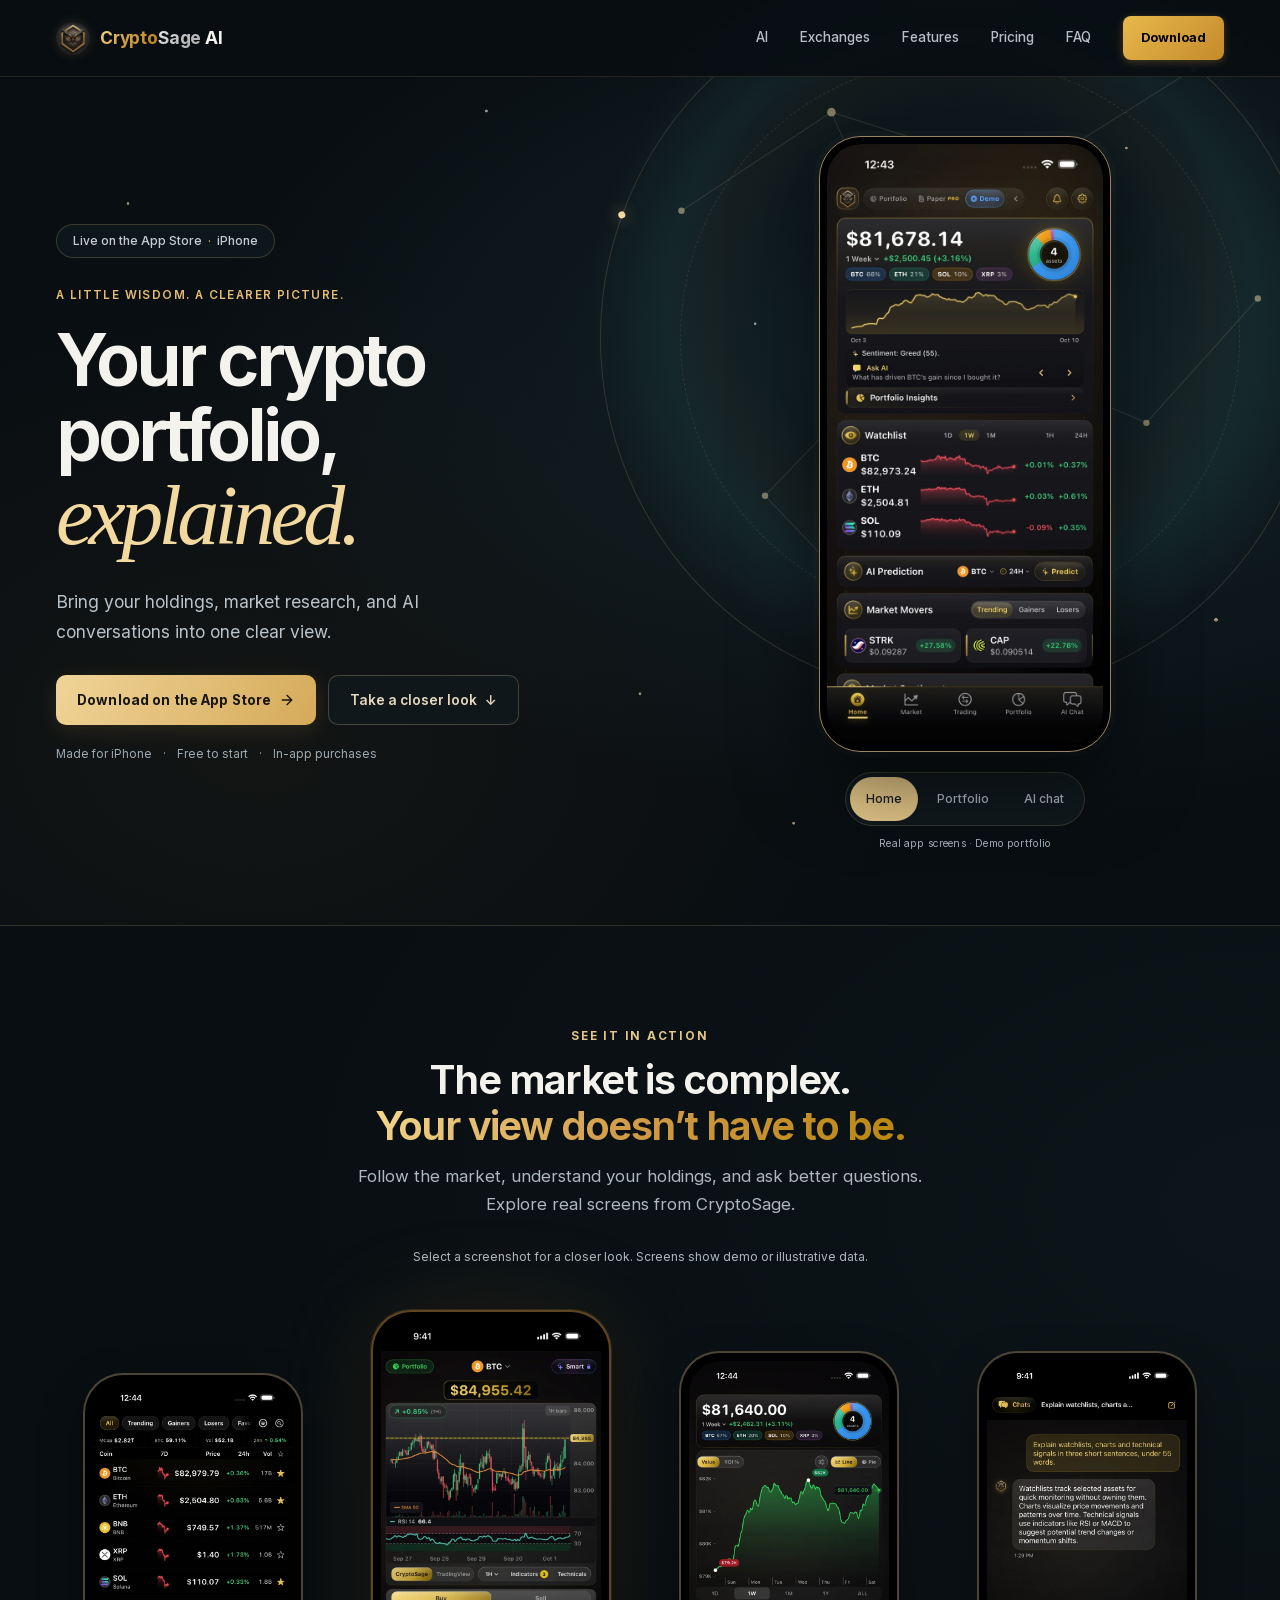
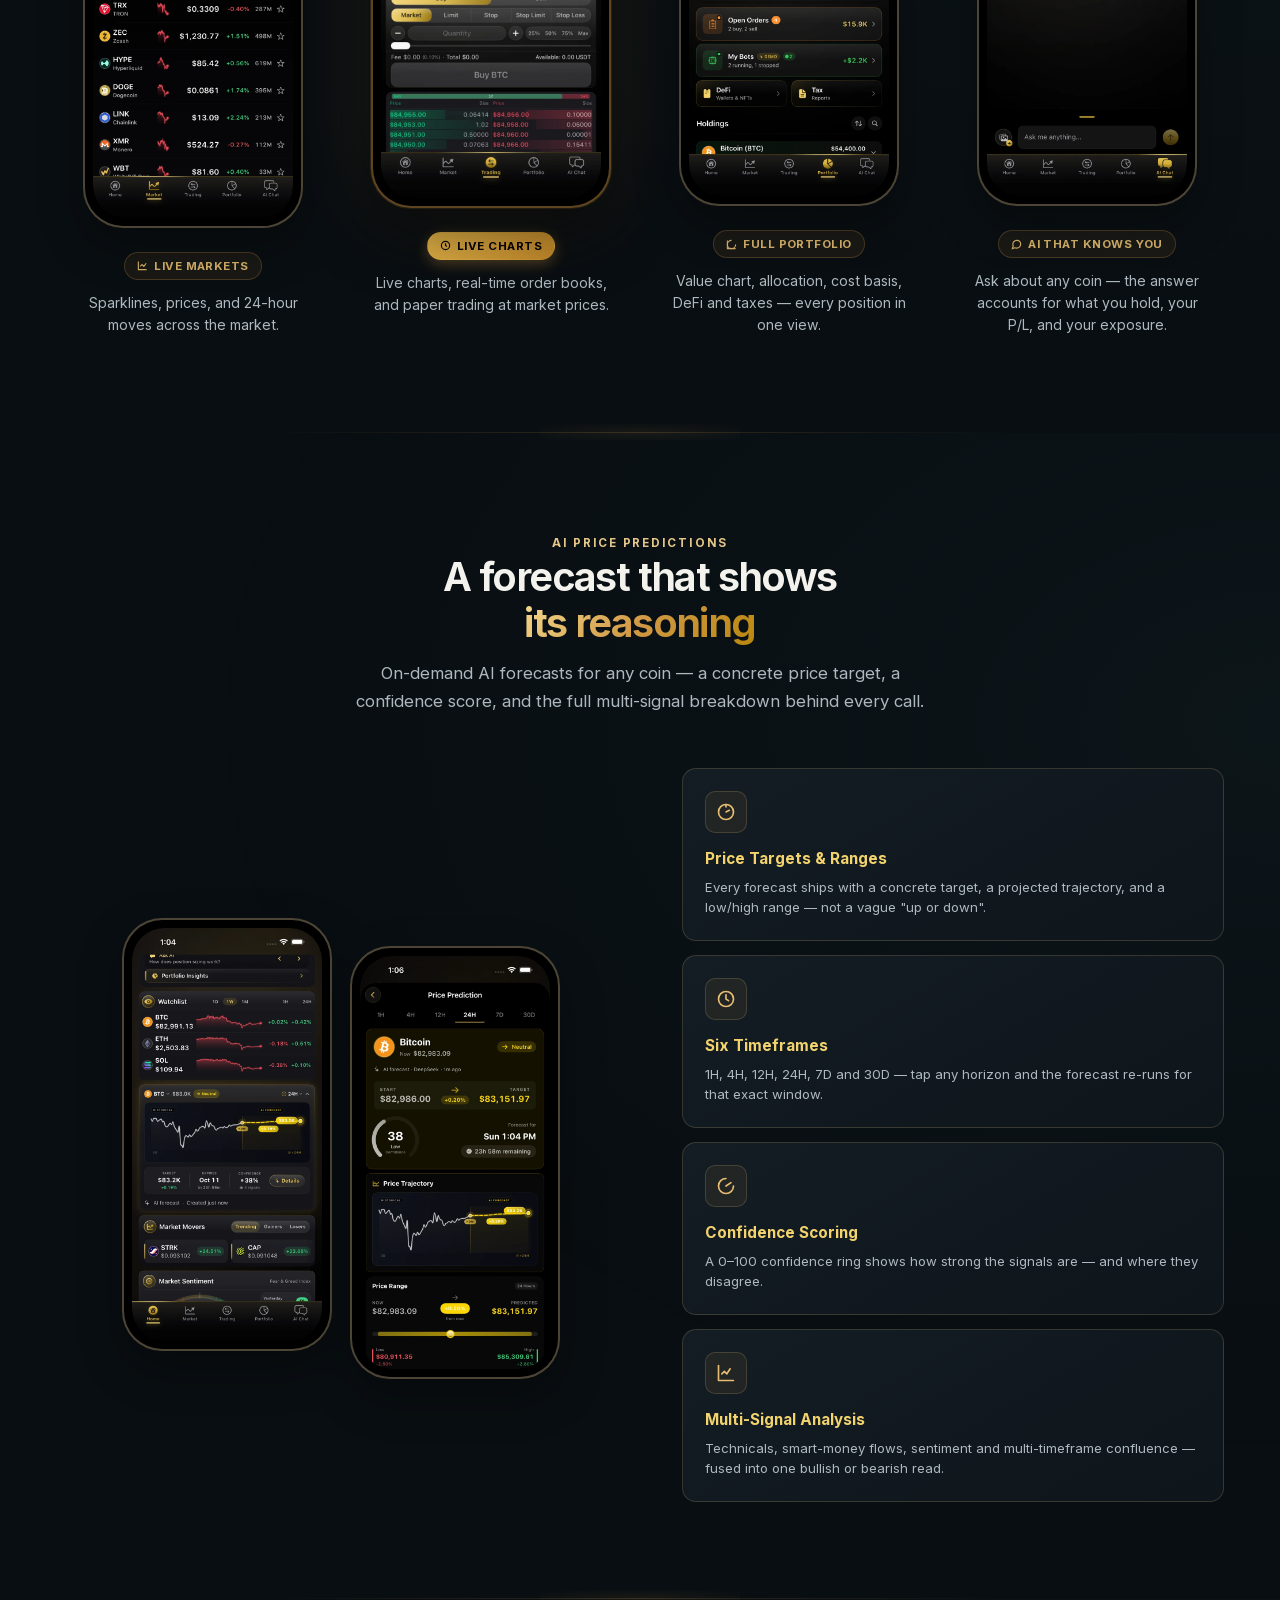
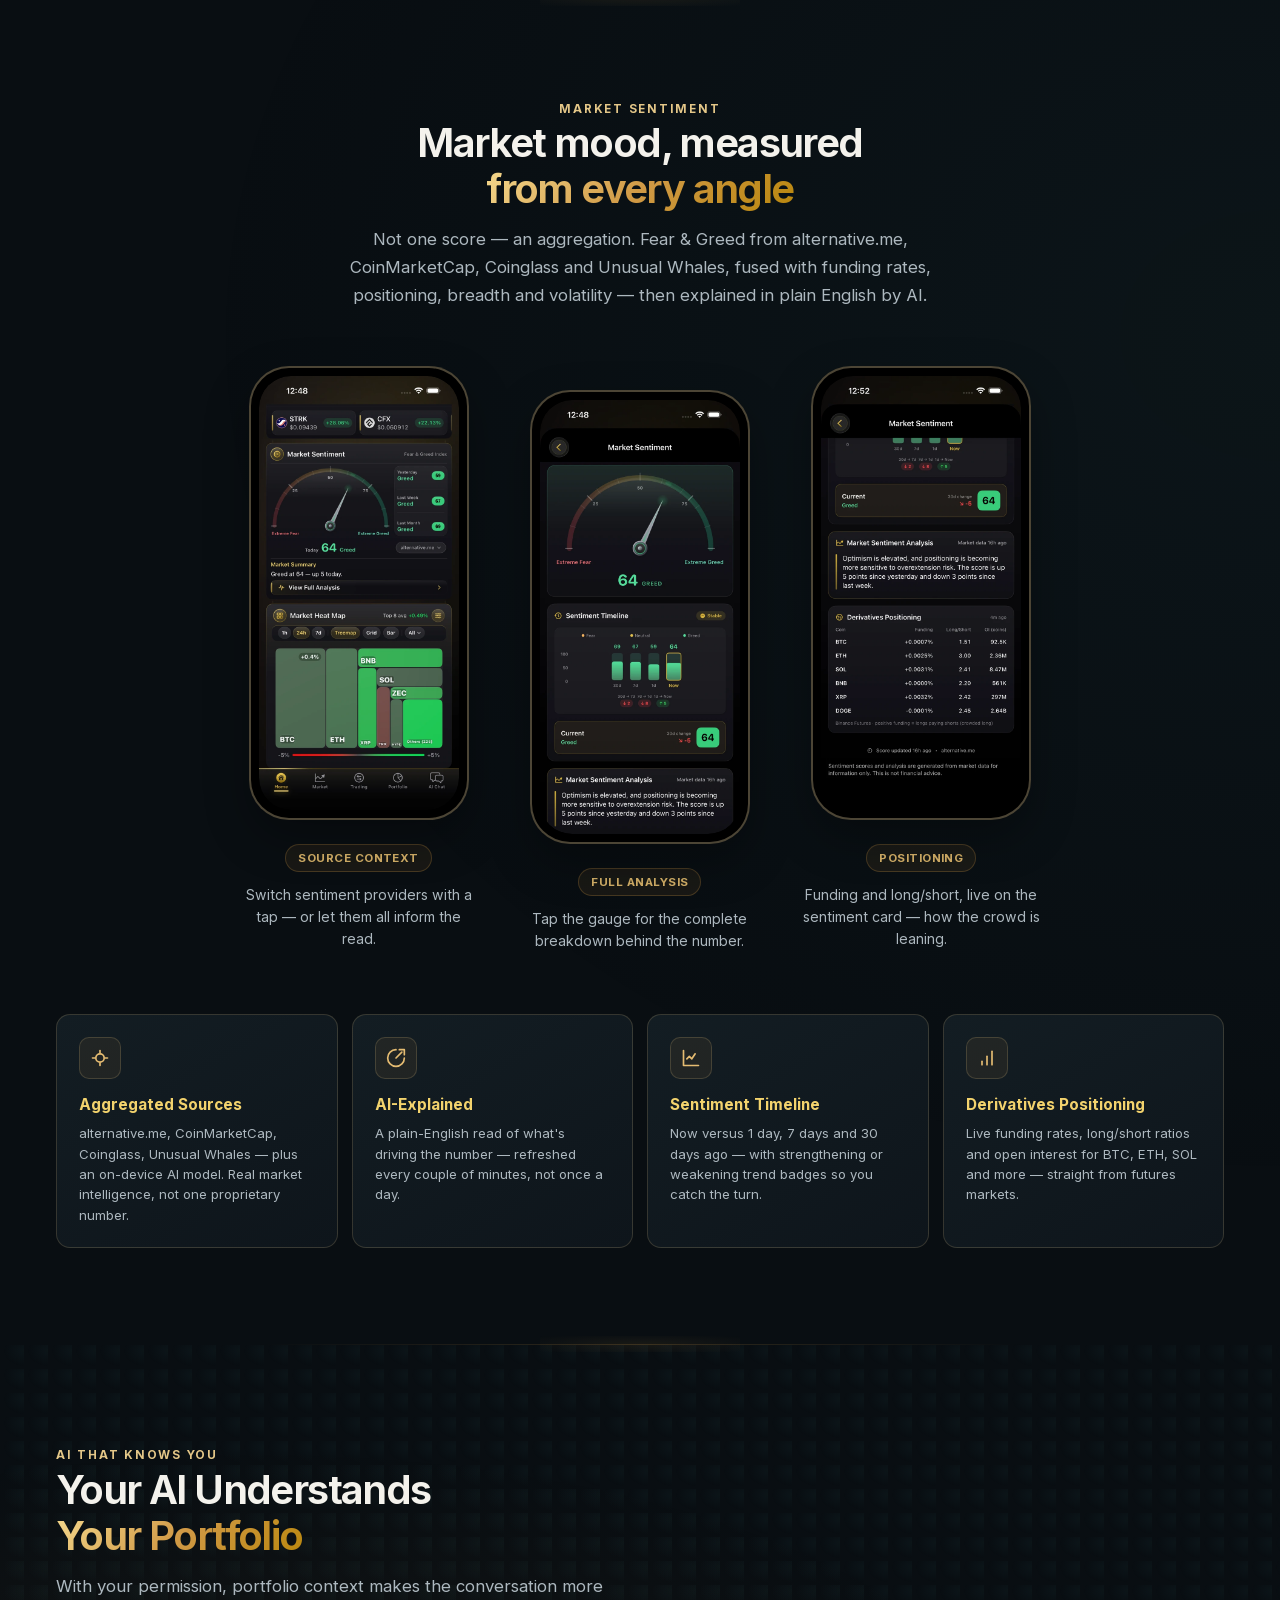
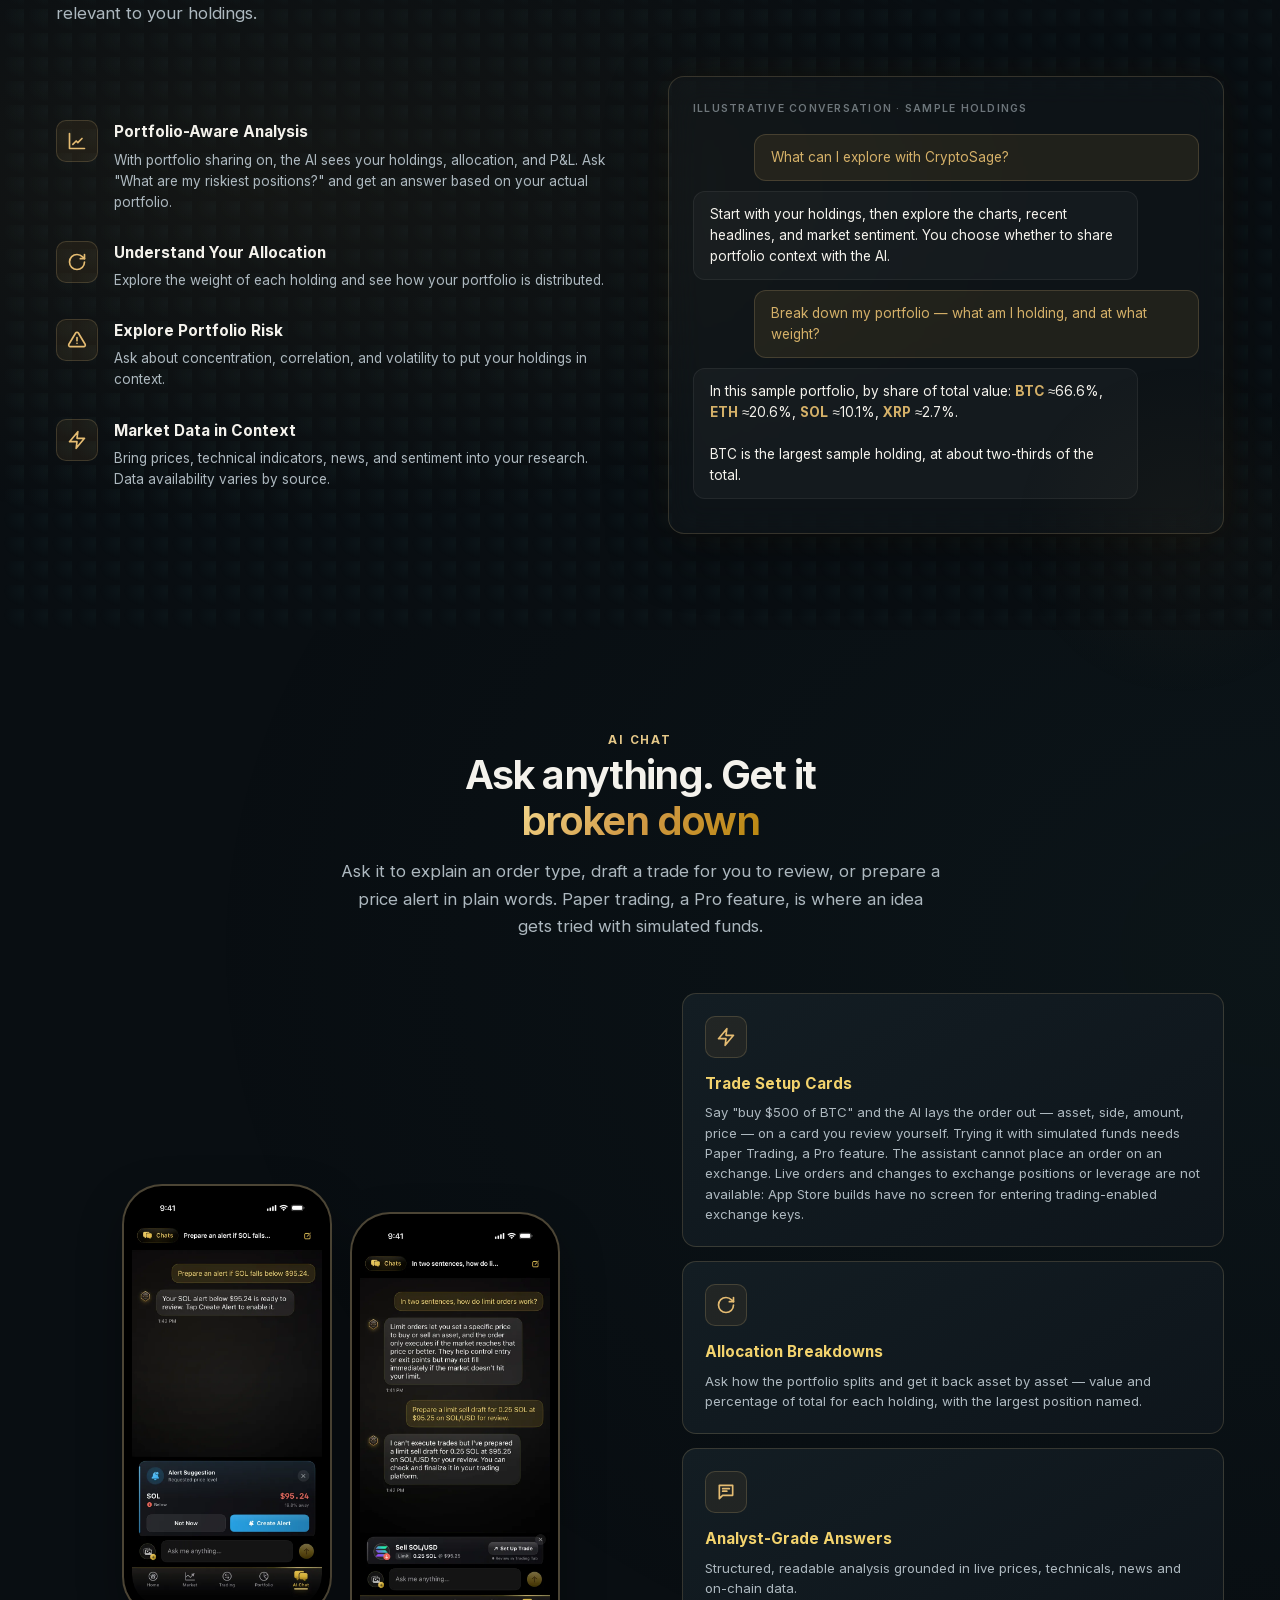
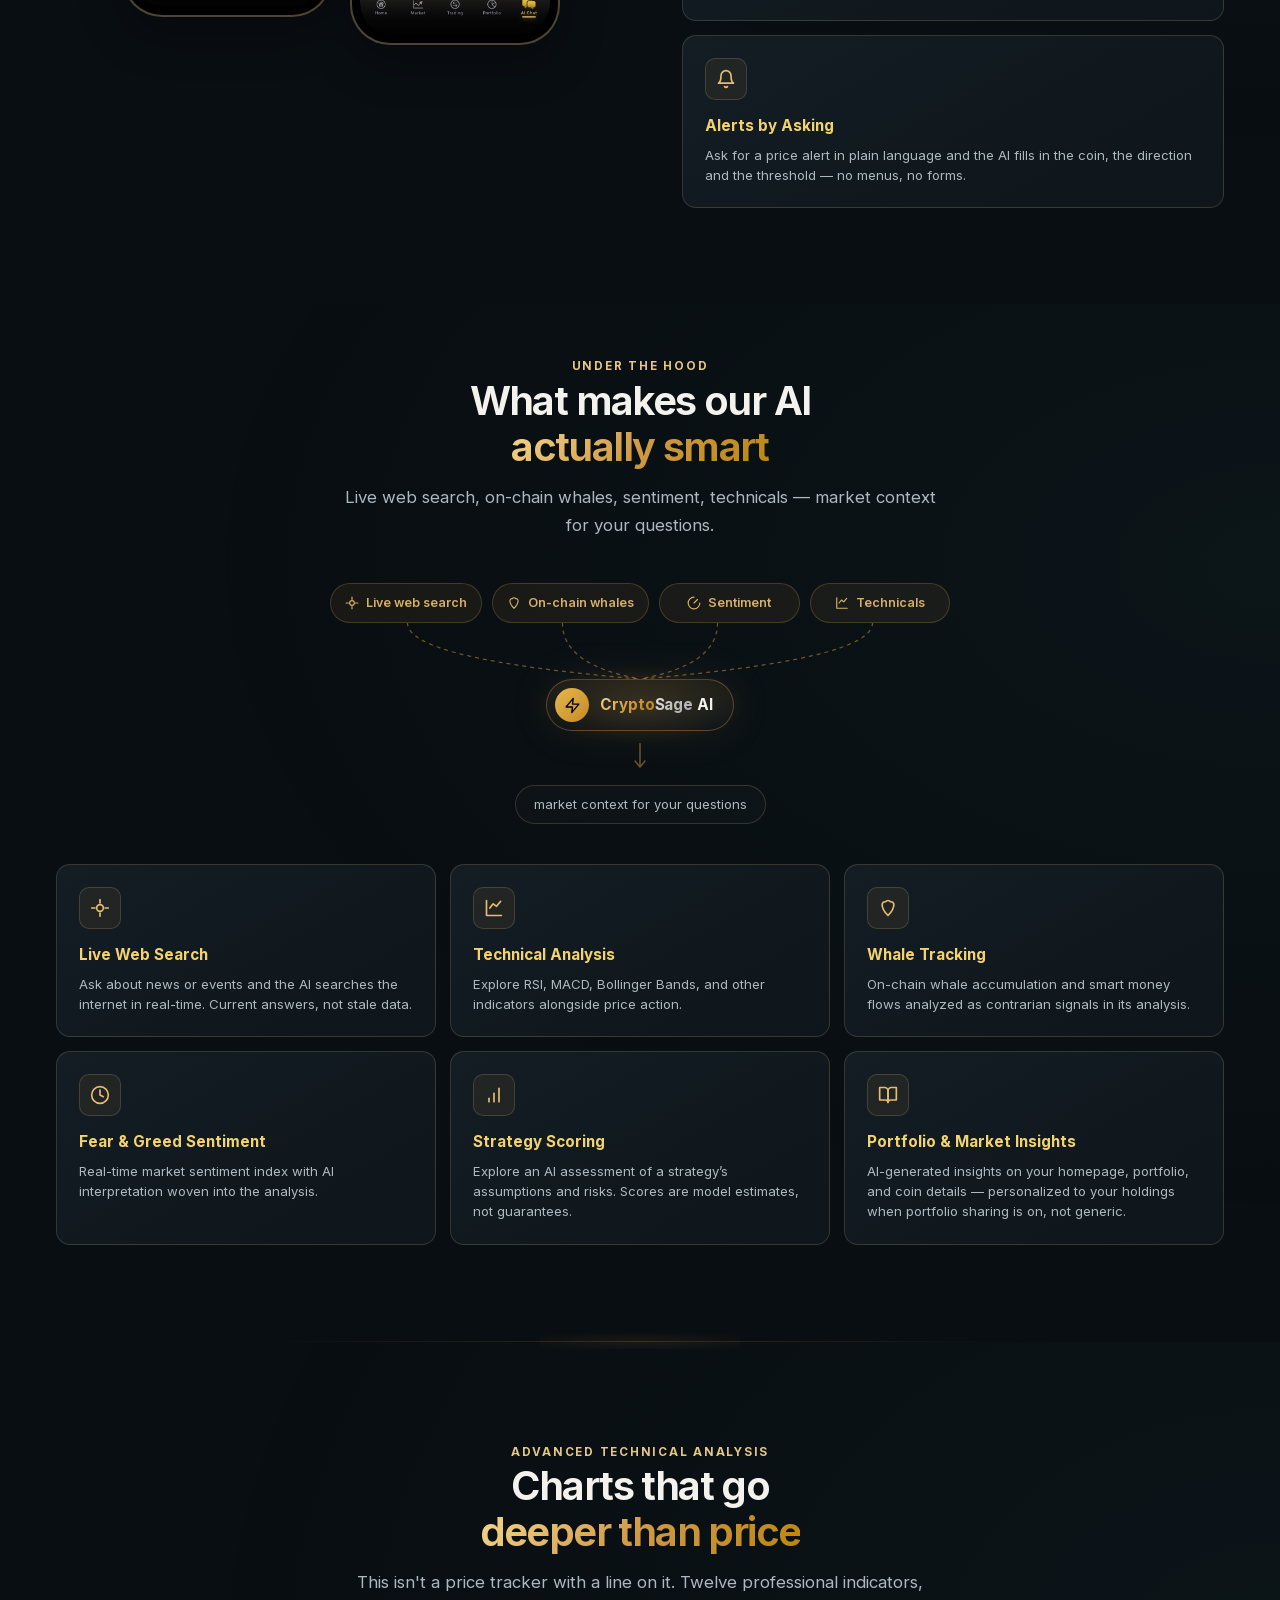
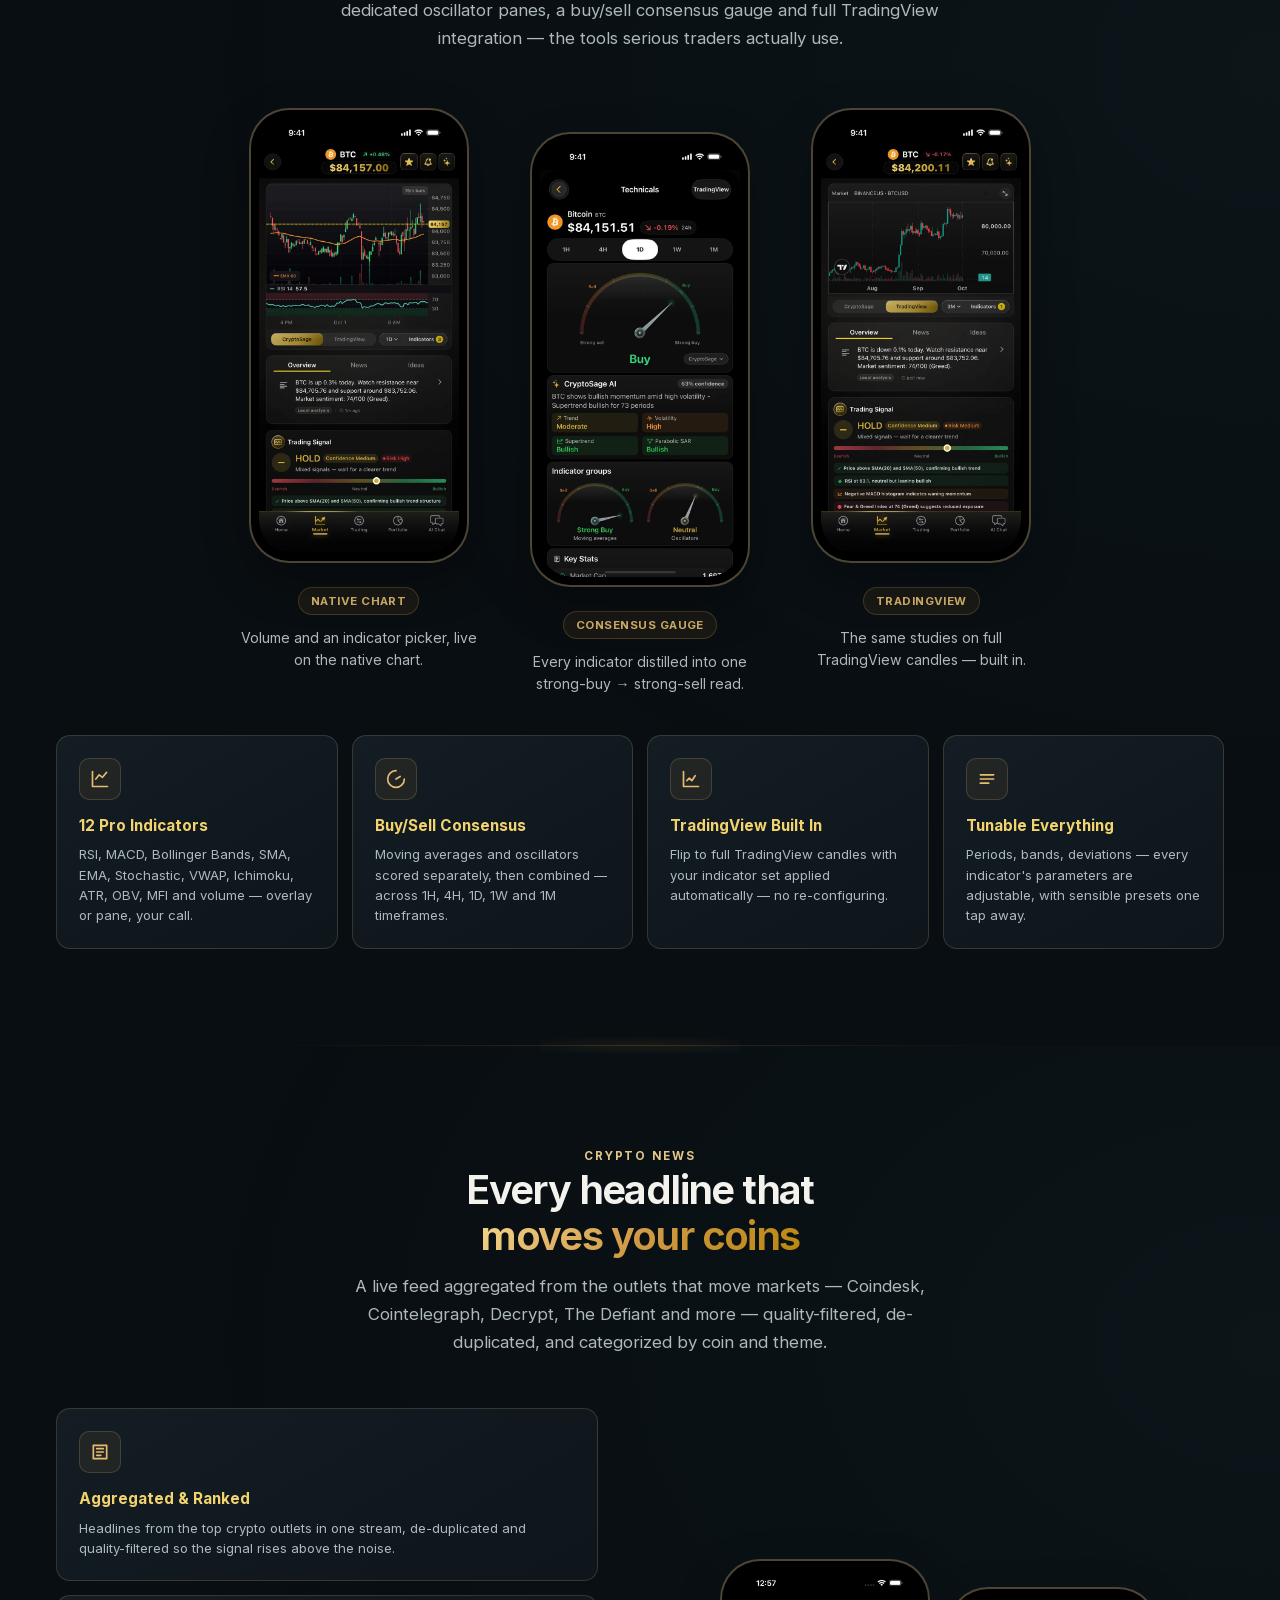
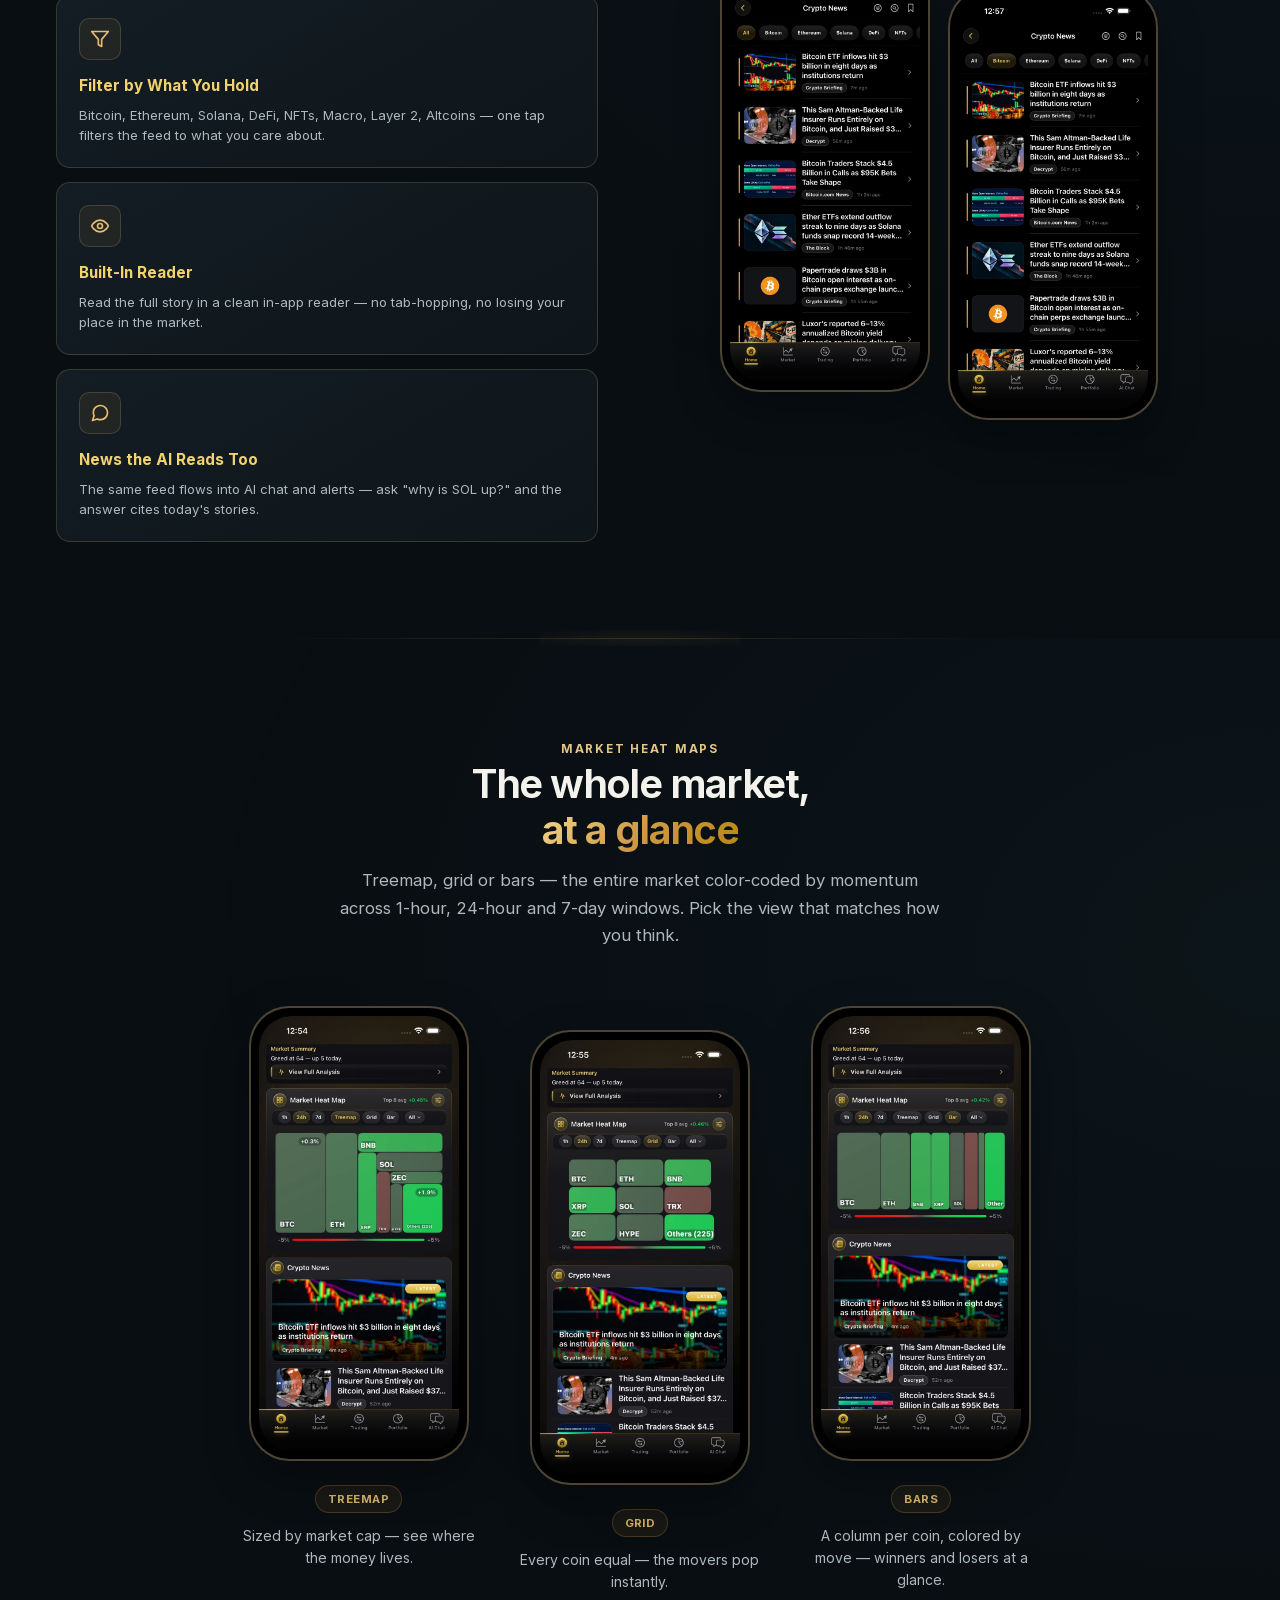
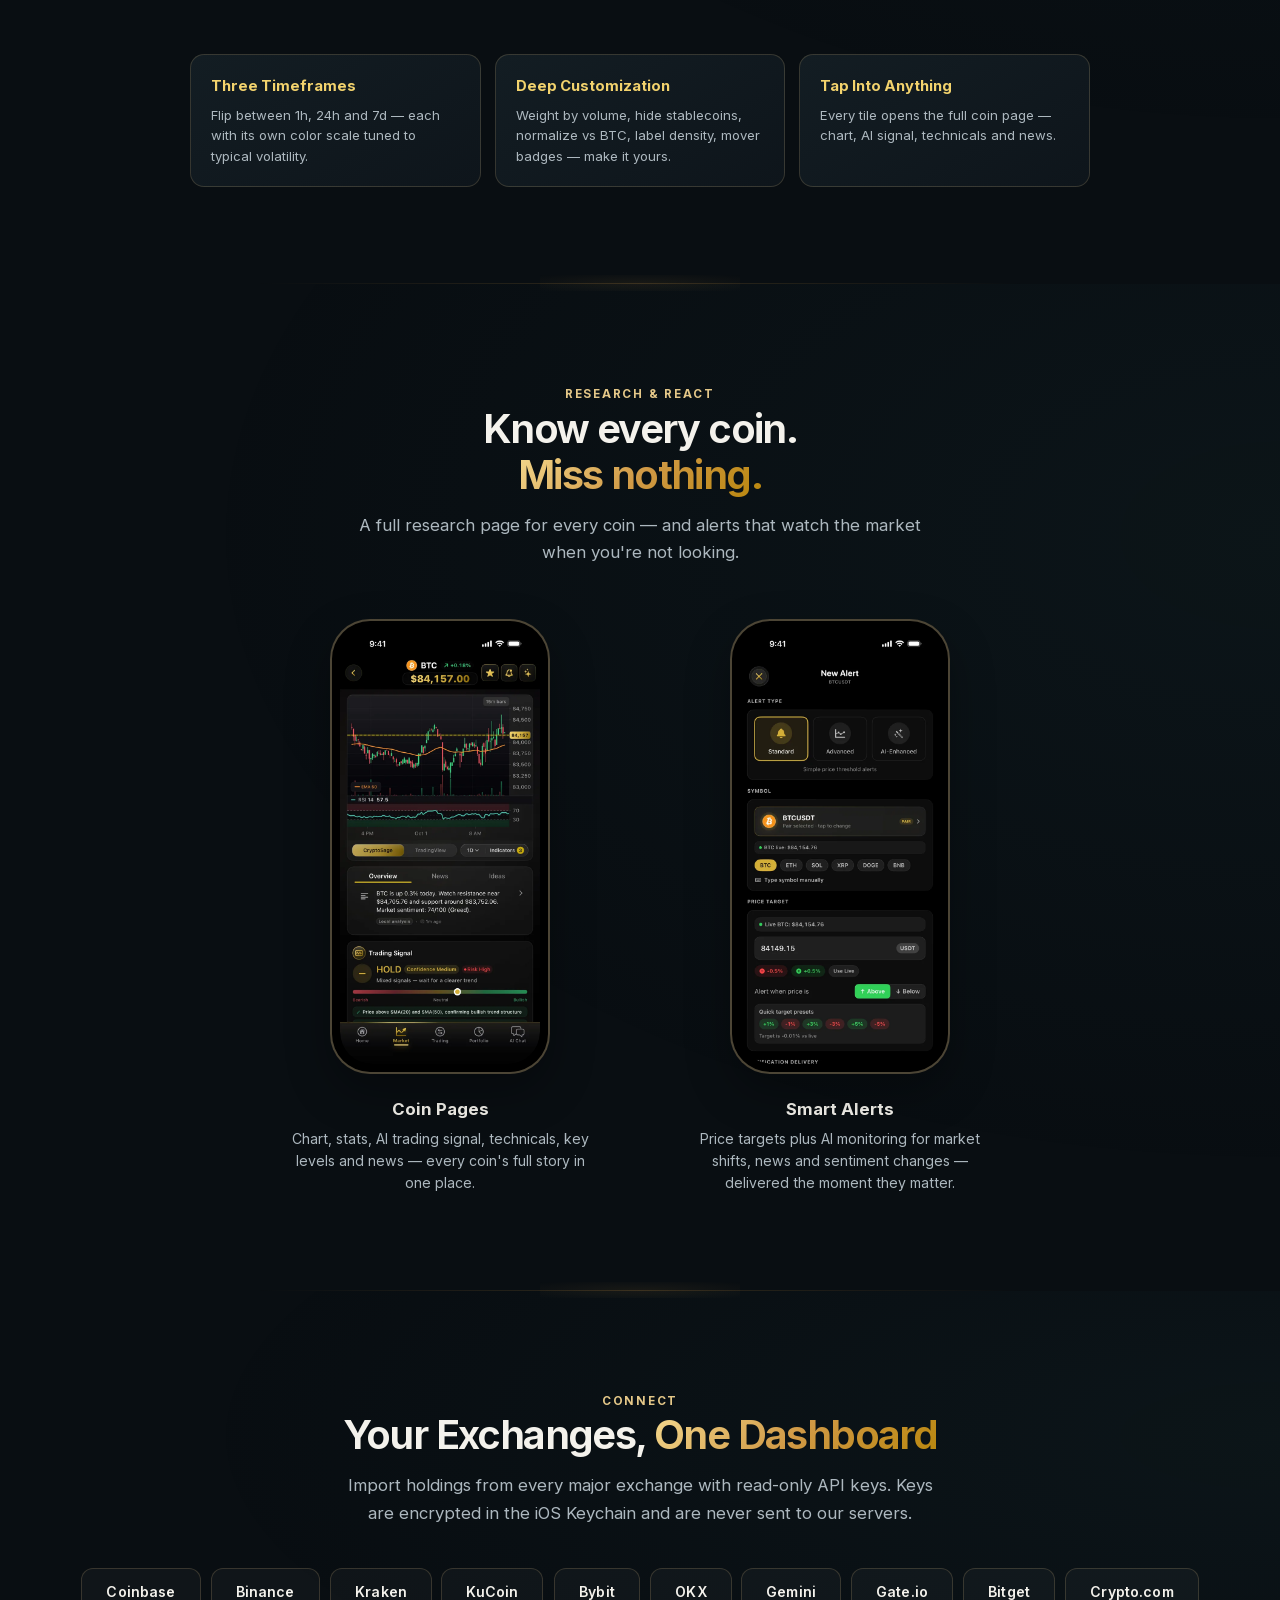
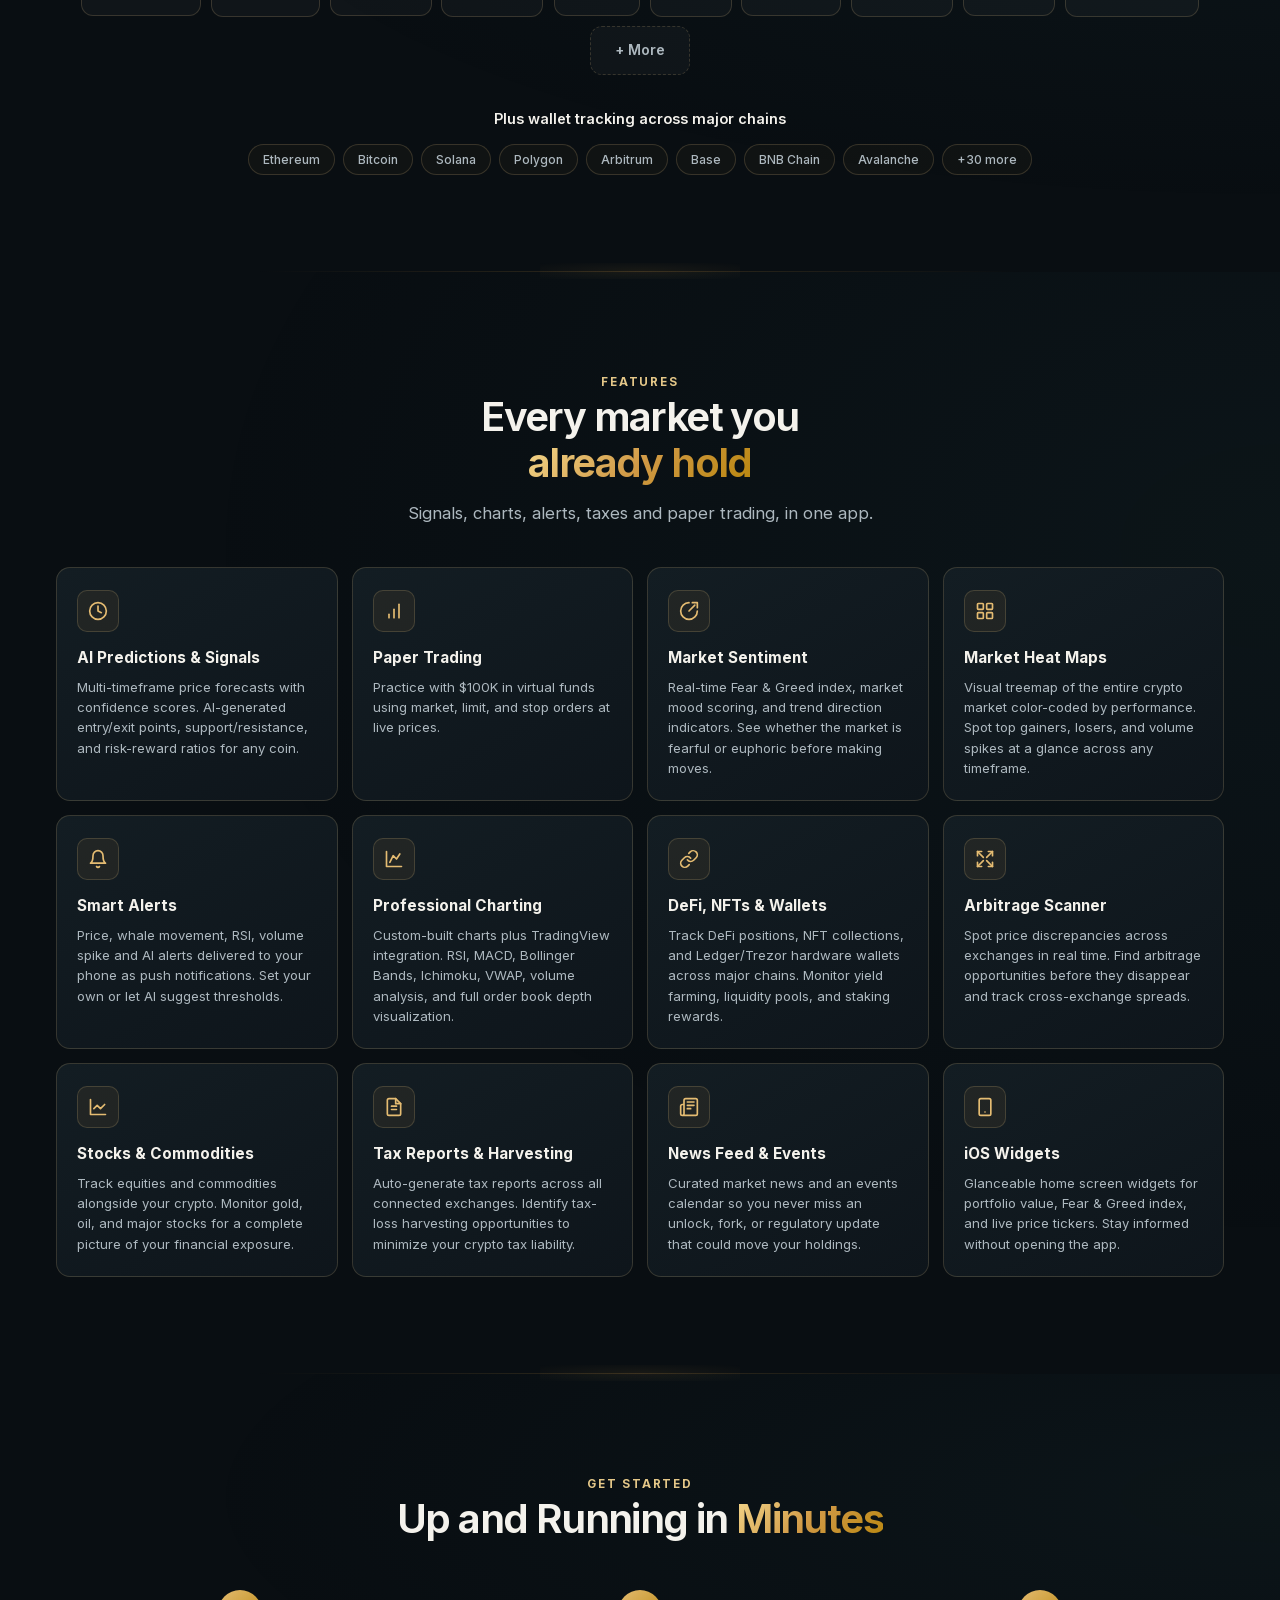
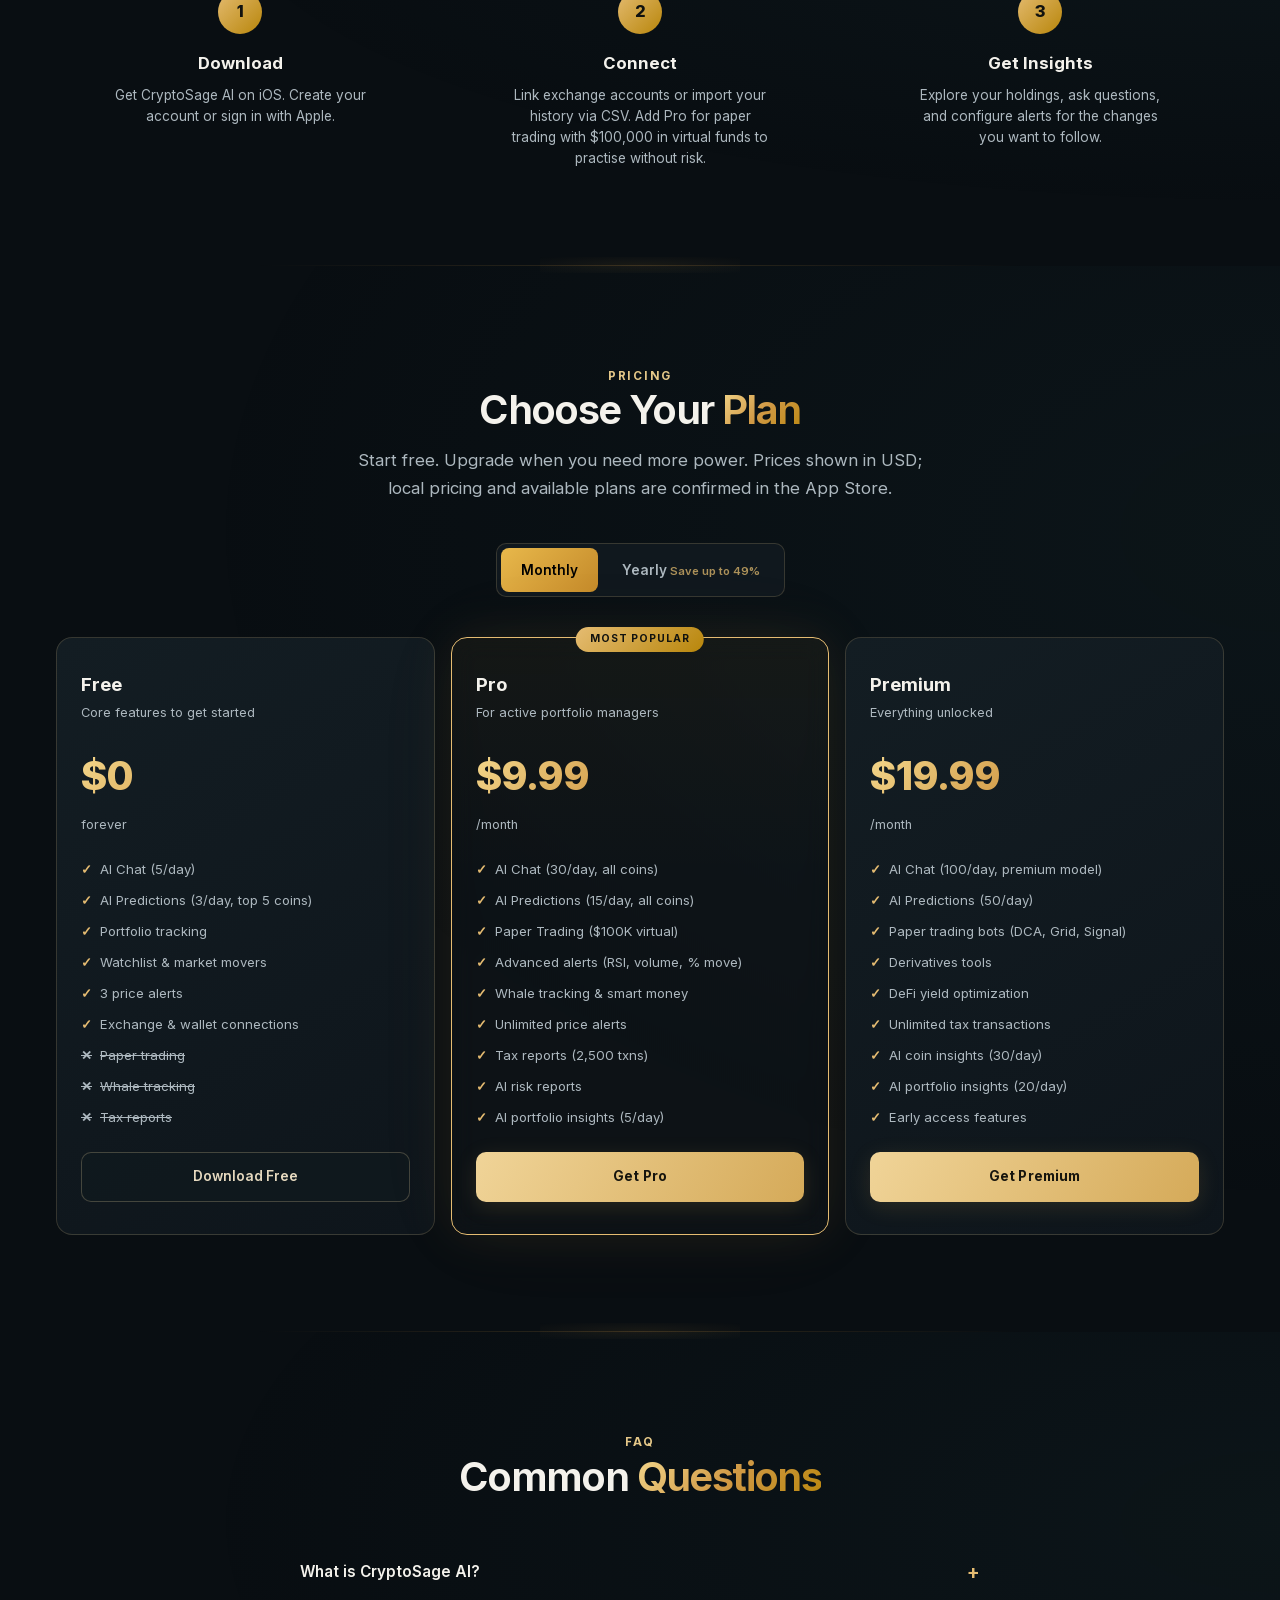
<file: index.html>
<!DOCTYPE html>
<html lang="en">
<head>
  <meta charset="UTF-8">
  <meta name="viewport" content="width=device-width, initial-scale=1.0, viewport-fit=cover">
  <meta name="color-scheme" content="dark">
  <meta name="theme-color" content="#090e12">

  <title>CryptoSage AI — Crypto Portfolio Tracker and AI Market Analysis</title>
  <meta name="description" content="An AI built around your portfolio. Knows what you hold, where you're exposed, and what moved it.">
  <meta name="robots" content="index, follow">
  <link rel="canonical" href="https://cryptosageai.io/">
  <meta property="og:type" content="website">
  <meta property="og:title" content="CryptoSage AI — Crypto Portfolio Tracker and AI Market Analysis">
  <meta property="og:description" content="CryptoSage knows what you hold, where you're exposed, and what moved it.">
  <meta property="og:url" content="https://cryptosageai.io/">
  <meta property="og:site_name" content="CryptoSage AI">
  <meta property="og:image" content="https://cryptosageai.io/banner.jpg?v=20261030a">
<meta property="og:image:width" content="1200">
<meta property="og:image:height" content="630">
  <meta name="twitter:card" content="summary_large_image">
  <meta name="twitter:title" content="CryptoSage AI">
  <meta name="twitter:description" content="An AI built around your portfolio.">
  <meta name="twitter:image" content="https://cryptosageai.io/banner.jpg?v=20261030a">
  <link rel="icon" href="favicon.ico?v=2" sizes="48x48">
  <link rel="icon" type="image/png" sizes="32x32" href="favicon-32x32.png?v=2">
  <link rel="icon" type="image/png" sizes="16x16" href="favicon-16x16.png?v=2">
  <link rel="apple-touch-icon" sizes="180x180" href="apple-touch-icon.png?v=2">


  <script async src="https://www.googletagmanager.com/gtag/js?id=G-BEYDD9LHM1"></script>
  <script>
    window.dataLayer = window.dataLayer || [];
    function gtag(){dataLayer.push(arguments);}
    gtag('js', new Date());
    gtag('config', 'G-BEYDD9LHM1');
  </script>

  <link rel="preload" as="image" href="hero-home-dark.webp?v=20261030b67" fetchpriority="high">
  <style>
    *, *::before, *::after { margin: 0; padding: 0; box-sizing: border-box; }

    :root {
      --bg: #010100;
      --fg: #eeeeee;
      --card: #060403;
      --card-fg: #eeeeee;
      --primary: #d09945;
      --primary-fg: #030303;
      --muted: #110c09;
      --muted-fg: gray;
      --accent: #251804;
      --accent-fg: #eeeeee;
      --border: rgba(208,153,69,0.12);
      --gold-glow: rgba(208,153,69,0.08);
      --radius: 0.625rem;
    }

    /* overflow-x: clip clips horizontal overflow WITHOUT turning <html>/<body>
<a class="skip-link" href="#main">Skip to content</a> into a
       scroll container — plain overflow-x:hidden does, which causes janky/stuttery
       scrolling in Chromium-based browsers (notably Brave). scroll-behavior:smooth is
       intentionally NOT set here: it stutters on anchor jumps in Brave. Smooth anchor
       scrolling is handled in JS below (honouring prefers-reduced-motion). */
    html { overflow-x: clip; scroll-padding-top: 80px; }

    body {
      font-family: 'Inter', -apple-system, BlinkMacSystemFont, 'Segoe UI', sans-serif;
      background: var(--bg);
      color: var(--fg);
      line-height: 1.6;
      -webkit-font-smoothing: antialiased;
      overflow-x: clip;
    }

    a { color: inherit; text-decoration: none; }
    img { max-width: 100%; display: block; }

    .container { max-width: 1152px; margin: 0 auto; padding: 0 24px; }

    .gradient-text-gold {
      background: linear-gradient(135deg, #f5d98e 0%, #d09945 50%, #b8860b 100%);
      -webkit-background-clip: text;
      -webkit-text-fill-color: transparent;
      background-clip: text;
      padding-bottom: 0.12em;
      margin-bottom: -0.12em;
    }
    .gradient-text-silver {
      background: linear-gradient(135deg, #e8e8e8 0%, silver 50%, #a8a9ad 100%);
      -webkit-background-clip: text;
      -webkit-text-fill-color: transparent;
      background-clip: text;
      padding-bottom: 0.12em;
      margin-bottom: -0.12em;
    }

    .btn-gold {
      display: inline-flex; align-items: center; gap: 8px;
      padding: 12px 24px;
      background: linear-gradient(135deg, #e8b84b, #c48a2a);
      color: #000000;
      font-weight: 700; font-size: 0.9rem; font-family: inherit;
      border-radius: 12px; border: none; cursor: pointer;
      box-shadow: 0 4px 20px rgba(208,153,69,0.25);
      transition: all 0.2s ease;
      letter-spacing: 0.01em;
    }
    .btn-gold:hover { transform: translateY(-2px); box-shadow: 0 6px 30px rgba(208,153,69,0.4); background: linear-gradient(135deg, #f0c65a, #d09945); }
    .btn-gold svg { width: 16px; height: 16px; }

    .btn-outline {
      display: inline-flex; align-items: center; gap: 8px;
      padding: 12px 24px;
      background: rgba(208,153,69,0.05);
      color: #d4b068;
      font-weight: 600; font-size: 0.9rem; font-family: inherit;
      border-radius: 12px; border: 1px solid var(--border); cursor: pointer;
      transition: all 0.2s ease;
    }
    .btn-outline:hover { background: rgba(208,153,69,0.1); border-color: rgba(208,153,69,0.3); }

    .section-label {
      font-size: 0.7rem; font-weight: 700; letter-spacing: 0.15em;
      text-transform: uppercase; color: var(--primary); margin-bottom: 12px;
    }

    .section-title {
      font-size: 2.5rem; font-weight: 800; line-height: 1.15;
      letter-spacing: -0.03em;
    }

    .section-desc {
      font-size: 1.05rem; color: var(--muted-fg);
      max-width: 600px; margin-top: 14px; line-height: 1.65;
    }

    section { padding: 96px 0; }

    .section-divider {
      height: 1px; max-width: 768px; margin: 0 auto;
      background: linear-gradient(90deg, transparent, rgba(208,153,69,0.2), transparent);
      position: relative;
    }
    .section-divider::after {
      content: ''; position: absolute; top: -8px; left: 50%; transform: translateX(-50%);
      width: 200px; height: 16px;
      background: radial-gradient(ellipse, rgba(208,153,69,0.08), transparent);
    }

    /* Icons */
    .icon-box {
      width: 42px; height: 42px;
      display: flex; align-items: center; justify-content: center;
      background: rgba(208,153,69,0.08);
      border: 1px solid var(--border);
      border-radius: 10px; flex-shrink: 0;
    }
    .icon-box svg { width: 20px; height: 20px; color: var(--primary); stroke: currentColor; fill: none; stroke-width: 2; stroke-linecap: round; stroke-linejoin: round; }

    /* Animations */
    @keyframes fade-in-up {
      from { opacity: 0; transform: translateY(32px); }
      to { opacity: 1; transform: translateY(0); }
    }
    @keyframes pulse-glow {
      0%, 100% { opacity: 0.3; transform: translate(-50%,-50%) scale(1); }
      50% { opacity: 0.55; transform: translate(-50%,-50%) scale(1.05); }
    }
    @keyframes float {
      0%, 100% { transform: translateY(0); }
      50% { transform: translateY(-5px); }
    }
    @keyframes shimmer {
      0% { background-position: -200% center; }
      100% { background-position: 200% center; }
    }
    @keyframes fade-in {
      from { opacity: 0; }
      to { opacity: 1; }
    }
    .anim { opacity: 0; transform: translateY(32px); transition: opacity 0.7s ease-out, transform 0.7s ease-out; }
    .anim.visible { opacity: 1; transform: translateY(0); }
    .anim-d1 { transition-delay: 0.1s; }
    .anim-d2 { transition-delay: 0.2s; }
    .anim-d3 { transition-delay: 0.3s; }
    .anim-d4 { transition-delay: 0.4s; }
    .anim-d5 { transition-delay: 0.5s; }
    .anim-d6 { transition-delay: 0.6s; }
    .anim-d7 { transition-delay: 0.7s; }

    /* Shimmer on gradient text */
    .shimmer-text {
      background: linear-gradient(90deg, #f5d98e 0%, #d09945 40%, #f5d98e 60%, #d09945 100%);
      background-size: 200% auto;
      -webkit-background-clip: text;
      -webkit-text-fill-color: transparent;
      background-clip: text;
      padding-bottom: 0.12em;
      margin-bottom: -0.12em;
      animation: shimmer 4s linear infinite;
    }

    /* Dot grid background */
    .dot-grid {
      background-image: radial-gradient(rgba(208,153,69,0.08) 1px, transparent 1px);
      background-size: 24px 24px;
    }

    /* Platform badge */
    .platform-badge {
      display: inline-flex; align-items: center; gap: 6px;
      padding: 6px 16px; border-radius: 20px;
      background: rgba(208,153,69,0.05);
      border: 1px solid var(--border);
      font-size: 0.78rem; font-weight: 500; color: var(--muted-fg);
      margin-bottom: 20px;
      animation: fade-in-up 0.8s ease both;
    }
    .platform-badge span { color: #d4b068; }

    /* Screenshot vignette — disabled */
    .phone-vignette {
      display: none;
    }

    /* Mode label — hidden */
    .mode-label { display: none; }

    /* Scroll to top */
    .scroll-top {
      position: fixed; bottom: 24px; right: 24px; z-index: 50;
      width: 40px; height: 40px;
      display: flex; align-items: center; justify-content: center;
      background: rgba(208,153,69,0.15); border: 1px solid var(--border);
      border-radius: 10px; cursor: pointer;
      opacity: 0; transform: translateY(10px);
      transition: all 0.3s ease; pointer-events: none;
    }
    .scroll-top.show { opacity: 1; transform: translateY(0); pointer-events: auto; }
    .scroll-top:hover { background: rgba(208,153,69,0.25); }
    .scroll-top svg { width: 18px; height: 18px; color: var(--primary); stroke: currentColor; fill: none; stroke-width: 2.5; }

    /* Pricing toggle */
    .pricing-toggle {
      display: flex; gap: 4px; justify-content: center; margin-top: 20px;
      background: var(--card); border: 1px solid var(--border);
      border-radius: 10px; padding: 4px; display: inline-flex;
    }
    .pricing-toggle-wrap { text-align: center; margin-top: 20px; }
    .toggle-btn {
      padding: 8px 20px; border-radius: 8px; border: none;
      background: transparent; color: var(--muted-fg);
      font-size: 0.85rem; font-weight: 600; font-family: inherit;
      cursor: pointer; transition: all 0.2s;
    }
    .toggle-btn.active { background: linear-gradient(135deg, #e8b84b, #c48a2a); color: #000; }
    .toggle-save { font-size: 0.7rem; color: #d4b068; font-weight: 600; opacity: 0.8; }

    /* ── Navbar ── */
    .navbar {
      position: fixed; top: 0; left: 0; right: 0; z-index: 100;
      background: rgba(1,1,0,0.7);
      backdrop-filter: saturate(180%) blur(16px);
      -webkit-backdrop-filter: saturate(180%) blur(16px);
      border-bottom: 1px solid var(--border);
      /* Promote to its own compositing layer so the backdrop-filter blur doesn't force
         the whole page to re-composite on every scroll frame (major Brave scroll-jank fix). */
      transform: translateZ(0);
      will-change: transform;
    }
    .navbar .container { display: flex; align-items: center; justify-content: space-between; height: 64px; }
    .nav-logo { display: flex; align-items: center; gap: 10px; font-weight: 700; font-size: 1.1rem; letter-spacing: -0.01em; }
    .nav-logo img { width: 34px; height: 34px; border-radius: 50%; box-shadow: 0 0 12px rgba(208,153,69,0.15); }
    .nav-links { display: flex; gap: 32px; align-items: center; }
    .nav-links a { font-size: 0.85rem; color: var(--muted-fg); transition: color 0.2s; font-weight: 500; }
    .nav-links a:hover { color: var(--fg); }
    .nav-links a.nav-cta {
      padding: 8px 18px; background: linear-gradient(135deg, #e8b84b, #c48a2a);
      color: #000000; font-weight: 700; font-size: 0.8rem;
      border-radius: 8px; transition: all 0.2s;
      box-shadow: 0 2px 8px rgba(208,153,69,0.3);
    }
    .nav-links a.nav-cta:hover { color: #000000; box-shadow: 0 4px 16px rgba(208,153,69,0.4); background: linear-gradient(135deg, #f0c65a, #d09945); }
    .nav-toggle { display: none; background: none; border: none; color: var(--fg); cursor: pointer; padding: 4px; }
    .nav-toggle svg { width: 24px; height: 24px; stroke: currentColor; fill: none; stroke-width: 2; }

    /* ── Hero ── */
    .hero {
      padding: 140px 0 80px; text-align: center; position: relative; overflow: hidden;
    }
    .hero-layout {
      display: flex; flex-direction: column; align-items: center;
    }
    .hero-text { }
    .hero-screenshot { }
    /* Hero goes 2-column from iPad portrait up */
    @media (min-width: 768px) {
      .hero-layout {
        flex-direction: row; align-items: center; gap: 40px; text-align: left;
      }
      .hero-text { flex: 1; min-width: 0; }
      .hero-screenshot { margin-top: 0 !important; flex-shrink: 0; }
      .hero h1 { margin: 0; }
      .hero .subtitle { margin: 20px 0 0; }
      .hero-buttons { justify-content: flex-start; }
      .hero .platform-badge { display: inline-flex; }
    }
    /* Tablet portrait tuning (768–1099px): tighter type, smaller phone */
    @media (min-width: 768px) and (max-width: 1099px) {
      .hero { padding: 120px 0 60px; }
      .hero h1 { font-size: 2.4rem; }
      .hero .subtitle { font-size: 0.98rem; max-width: none; }
      .hero-phone-frame { max-width: 240px; }
    }
    @media (min-width: 1100px) {
      .hero-layout { gap: 56px; }
      .hero-phone-frame { max-width: 320px; }
    }
    @media (min-width: 1100px) and (max-width: 1250px) {
      .hero h1 { font-size: 2.8rem; }
      .hero-phone-frame { max-width: 280px; }
      .hero-layout { gap: 40px; }
    }
    .hero::before {
      content: ''; position: absolute; top: calc(30% - var(--parallax, 0px)); left: 50%;
      width: 800px; height: 600px;
      background: radial-gradient(ellipse, rgba(208,153,69,0.07), transparent 65%);
      pointer-events: none;
      animation: pulse-glow 5s ease-in-out infinite;
    }
    .hero::after {
      content: ''; position: absolute; top: 60%; left: 30%;
      width: 400px; height: 400px;
      background: radial-gradient(circle, rgba(208,153,69,0.04), transparent 60%);
      pointer-events: none;
      animation: pulse-glow 7s ease-in-out 1s infinite;
    }
    .hero h1 {
      font-size: 3.5rem; font-weight: 800; line-height: 1.16;
      letter-spacing: -0.03em; max-width: 800px; margin: 0 auto;
      animation: fade-in-up 0.8s ease both;
      position: relative;
    }
    .hero .subtitle {
      font-size: 1.1rem; color: var(--muted-fg); max-width: 580px;
      margin: 20px auto 0; line-height: 1.7;
      animation: fade-in-up 0.8s ease 0.15s both;
      position: relative;
    }
    .hero-buttons {
      display: flex; gap: 14px; justify-content: center; margin-top: 32px; flex-wrap: wrap;
      animation: fade-in-up 0.8s ease 0.3s both;
      position: relative;
    }
    @keyframes crossfade {
      0%, 42% { opacity: 1; }
      50%, 92% { opacity: 0; }
      100% { opacity: 1; }
    }
    .hero-screenshot {
      margin-top: 56px; display: flex; justify-content: center;
      animation: fade-in-up 0.8s ease 0.45s both;
      position: relative;
    }
    .hero-phone-wrap {
      position: relative; display: inline-block;
    }
    /* Gold glow behind phone */
    .hero-phone-wrap::before {
      content: ''; position: absolute; inset: -32px;
      border-radius: 3rem;
      background: radial-gradient(ellipse, rgba(208,153,69,0.12), transparent 70%);
      filter: blur(30px);
      pointer-events: none;
    }
    /* Phone frame container */
    .hero-phone-frame {
      position: relative;
      border-radius: 2.5rem;
      border: 2.5px solid rgba(208,153,69,0.25);
      background: #000;
      padding: 8px;
      box-shadow: 0 20px 50px rgba(0,0,0,0.4), 0 0 0 1px rgba(208,153,69,0.1), 0 0 80px rgba(208,153,69,0.06);
      overflow: hidden;
      max-width: 280px;
      margin: 0 auto;
    }
    .hero-phone-frame .phone-screen {
      position: relative;
      border-radius: 2rem;
      overflow: hidden;
      aspect-ratio: 1320 / 2868;  /* iPhone 16 Pro Max — locks natural phone aspect */
    }
    .hero-phone-frame img {
      width: 100%; height: 100%; display: block;
      object-fit: cover;
      border-radius: 2rem;
    }
    .hero-phone-frame .phone-back {
      position: absolute; top: 0; left: 0;
    }
    .hero-phone-frame .phone-front {
      position: relative; z-index: 1;
      animation: crossfade 10s ease-in-out infinite;
    }

    /* Hero rotator: 8-slide tour of the app's best screens (40s cycle).
       hs-1 is an ALWAYS-OPAQUE base layer in normal flow (it sizes the
       aspect-ratio box); the others are overlays that each fade in above it
       for ~5s. Because the base never fades, no combination of animation
       states can show a blank frame. */
    .hero-rotator .hero-slide {
      position: absolute; inset: 0;
      width: 100%; height: 100%; object-fit: cover;
      border-radius: 2rem;
    }
    .hero-rotator .hs-1 { position: relative; }
    .hero-rotator .hero-slide:not(.hs-1) {
      opacity: 0;
      animation: hero-overlay 40s linear infinite;
    }
    /* Each overlay owns a contiguous 5s slot and crossfades directly into the
       next one, so the tour never snaps back to the base between slides. The
       base (hs-1) is always opaque underneath as a blank-frame guarantee and
       gets its own turn during the 0-5s slot at the loop point.
       Slot math (40s cycle): opaque 0.5s-5s of local time = 1.25%-12.5%,
       fade out by 6s = 15%; the next slide (delay +5s) fades in over that gap. */
    @keyframes hero-overlay {
      0% { opacity: 0; }
      1.25%, 12.5% { opacity: 1; }
      15%, 100% { opacity: 0; }
    }
    /* NOTE: these must match the specificity of the shorthand rule above
       (.hero-rotator .hero-slide:not(.hs-1), which is 3 classes) or the
       shorthand `animation:` resets animation-delay back to 0s and every
       overlay animates in lockstep — collapsing the tour to 2 visible frames.
       Including .hero-slide gives equal specificity; later source order wins. */
    .hero-rotator .hero-slide.hs-2 { animation-delay: 5s; }
    .hero-rotator .hero-slide.hs-3 { animation-delay: 10s; }
    .hero-rotator .hero-slide.hs-4 { animation-delay: 15s; }
    .hero-rotator .hero-slide.hs-5 { animation-delay: 20s; }
    .hero-rotator .hero-slide.hs-6 { animation-delay: 25s; }
    .hero-rotator .hero-slide.hs-7 { animation-delay: 30s; }
    .hero-rotator .hero-slide.hs-8 { animation-delay: 35s; }
    @media (prefers-reduced-motion: reduce) {
      .hero-rotator .hero-slide:not(.hs-1) { animation: none; }
    }

    /* ── Showcase ── */
    #showcase { padding: 96px 0; position: relative; }
    .showcase-header { text-align: center; }
    .showcase-header h2 {
      font-size: 2.5rem; font-weight: 800;
      letter-spacing: -0.03em; line-height: 1.15;
      margin-top: 10px;
    }
    .showcase-header .section-desc {
      margin-left: auto; margin-right: auto; text-align: center;
    }
    .phones-grid {
      display: grid;
      grid-template-columns: repeat(4, 1fr);
      align-items: end;
      gap: 24px; margin-top: 64px;
    }
    .phone-card { display: flex; flex-direction: column; align-items: center; }
    .phone-card .hero-phone-frame { max-width: 220px; width: 100%; }
    .phone-card.featured { transform: translateY(-20px); }
    .phone-card.featured .hero-phone-frame {
      max-width: 240px;
      border-color: rgba(208,153,69,0.45);
      box-shadow: 0 24px 60px rgba(0,0,0,0.5), 0 0 0 1px rgba(208,153,69,0.18), 0 0 100px rgba(208,153,69,0.14);
    }
    /* phone-card images now sized via aspect-ratio on .phone-screen */
    .phone-caption { margin-top: 24px; text-align: center; max-width: 240px; }
    .phone-tag {
      display: inline-flex; align-items: center; gap: 6px;
      padding: 4px 12px; margin-bottom: 12px;
      border: 1px solid rgba(208,153,69,0.25);
      background: rgba(208,153,69,0.08);
      color: #d4b068;
      font-size: 0.72rem; font-weight: 700;
      letter-spacing: 0.04em; text-transform: uppercase;
      border-radius: 999px;
    }
    .phone-card.featured .phone-tag {
      background: linear-gradient(135deg, #e8b84b, #c48a2a);
      color: #000; border-color: transparent;
      box-shadow: 0 4px 14px rgba(208,153,69,0.35);
    }
    .phone-tag svg { width: 11px; height: 11px; stroke: currentColor; fill: none; stroke-width: 2.5; }
    .phone-caption p { color: var(--muted-fg); font-size: 0.88rem; line-height: 1.55; }

    /* Per-phone crossfade — same keyframes, staggered with negative delays
       so all four phones flip themes at different times. */
    .phone-card .phone-screen { position: relative; }
    .phone-card .phone-back {
      position: absolute; inset: 0;
      width: 100%; height: 100%; object-fit: cover;
      border-radius: 2rem;
    }
    .phone-card .phone-front {
      position: relative; z-index: 1;
      animation: crossfade 12s ease-in-out infinite;
    }
    .phone-fade-1 { animation-delay: 0s; }
    .phone-fade-2 { animation-delay: -3s; }
    .phone-fade-3 { animation-delay: -6s; }
    .phone-fade-4 { animation-delay: -9s; }
    .phone-fade-5 { animation-delay: -1.5s; }
    .phone-fade-6 { animation-delay: -4.5s; }
    .phone-fade-7 { animation-delay: -7.5s; }
    .phone-fade-8 { animation-delay: -10.5s; }
    .phone-fade-9 { animation-delay: -2s; }
    .phone-fade-10 { animation-delay: -5s; }
    .phone-fade-11 { animation-delay: -8s; }
    .phone-fade-12 { animation-delay: -11s; }
    .phones-grid + .phones-grid { margin-top: 44px; }
    /* Single-image phones (no light/dark pair) stay static — no crossfade to fade into. */
    .phone-card .phone-front.phone-solo { animation: none; opacity: 1; }
    @media (prefers-reduced-motion: reduce) {
      .phone-card .phone-front { animation: none; opacity: 1; }
    }

    /* Responsive: 4-across -> 2x2 -> stacked
       4-col stays until 1149 so iPad-Pro-12.9 portrait (1024) and
       iPad-mini landscape (1133) both drop to 2x2 instead of squeezing */
    @media (max-width: 1149px) {
      .phones-grid { grid-template-columns: repeat(2, 1fr); gap: 32px 24px; max-width: 560px; margin-left: auto; margin-right: auto; }
      .phone-card.featured { transform: none; }
      .phone-card.featured .hero-phone-frame { max-width: 220px; }
    }
    @media (max-width: 520px) {
      .phones-grid { grid-template-columns: 1fr; max-width: 280px; gap: 36px; }
      .showcase-header h2 { font-size: 2rem; }
    }

    /* ── Stats ── */
    .stats {
      padding: 0;
      border-top: 1px solid var(--border);
      border-bottom: 1px solid var(--border);
      background: linear-gradient(90deg, rgba(208,153,69,0.03), transparent, rgba(208,153,69,0.03));
    }
    .stats-grid { display: grid; grid-template-columns: repeat(4, 1fr); }
    .stat-item {
      padding: 40px 16px; text-align: center;
      border-right: 1px solid var(--border);
    }
    .stat-item:last-child { border-right: none; }
    .stat-number { font-size: 1.5rem; font-weight: 800; letter-spacing: -0.01em; }
    .stat-label {
      font-size: 0.875rem; font-weight: 500;
      color: var(--muted-fg); margin-top: 8px; line-height: 1.4;
    }

    /* ── AI Section ── */
    .ai-section {
      position: relative;
      background-image: radial-gradient(rgba(208,153,69,0.06) 1px, transparent 1px);
      background-size: 24px 24px;
    }
    .ai-section::before {
      content: ''; position: absolute; top: 0; left: 0; right: 0; bottom: 0;
      background: radial-gradient(ellipse at 20% 50%, rgba(208,153,69,0.06), transparent 55%);
      pointer-events: none;
    }
    .ai-section::after {
      content: ''; position: absolute; bottom: -100px; right: -100px;
      width: 400px; height: 400px;
      background: radial-gradient(circle, rgba(208,153,69,0.04), transparent 60%);
      pointer-events: none;
    }
    .ai-grid { display: grid; grid-template-columns: 1fr 1fr; gap: 56px; align-items: center; margin-top: 48px; }
    .ai-features { display: flex; flex-direction: column; gap: 28px; }
    .ai-feature { display: flex; gap: 16px; align-items: flex-start; }
    .ai-feature h4 { font-size: 0.95rem; font-weight: 700; margin-bottom: 5px; }
    .ai-feature p { font-size: 0.85rem; color: var(--muted-fg); line-height: 1.55; }

    .ai-chat-preview {
      background: rgba(255,255,255,0.02); border: 1px solid var(--border);
      border-radius: 16px; padding: 24px; position: relative;
      box-shadow: 0 16px 60px rgba(0,0,0,0.4), 0 0 40px rgba(208,153,69,0.06);
      backdrop-filter: blur(16px);
      -webkit-backdrop-filter: blur(16px);
    }
    .chat-label {
      font-size: 0.65rem; color: var(--muted-fg); text-transform: uppercase;
      letter-spacing: 0.12em; margin-bottom: 16px; font-weight: 600;
      opacity: 0.6;
    }
    .chat-bubble {
      padding: 12px 16px; border-radius: 12px; font-size: 0.85rem;
      line-height: 1.55; margin-bottom: 10px; max-width: 88%;
    }
    .chat-user {
      background: rgba(208,153,69,0.1); border: 1px solid var(--border);
      margin-left: auto; color: #d4b068;
    }
    .chat-ai {
      background: rgba(255,255,255,0.03); border: 1px solid rgba(255,255,255,0.06);
    }
    .chat-ai strong { color: #d4b068; }

    /* ── Exchanges ── */
    .exchanges-pills {
      display: flex; flex-wrap: wrap; gap: 10px; justify-content: center; margin-top: 40px;
    }
    .exchange-pill {
      padding: 12px 24px; background: rgba(255,255,255,0.03);
      border: 1px solid var(--border); border-radius: 12px;
      font-size: 0.88rem; font-weight: 600; color: var(--fg);
      transition: all 0.25s ease; display: inline-flex; align-items: center;
      backdrop-filter: blur(8px); -webkit-backdrop-filter: blur(8px);
      letter-spacing: 0.01em;
    }
    .exchange-pill:hover { border-color: rgba(208,153,69,0.35); background: rgba(208,153,69,0.08); transform: translateY(-2px); box-shadow: 0 4px 16px rgba(208,153,69,0.06); }

    .chain-tags { display: flex; flex-wrap: wrap; gap: 8px; justify-content: center; margin-top: 14px; }
    .chain-tag {
      padding: 5px 14px; background: rgba(208,153,69,0.04);
      border: 1px solid var(--border); border-radius: 20px;
      font-size: 0.75rem; color: var(--muted-fg); font-weight: 500;
    }

    /* ── Features ── */
    .features-grid { display: grid; grid-template-columns: repeat(4, 1fr); gap: 14px; margin-top: 40px; }
    .feature-card {
      background: rgba(255,255,255,0.02); border: 1px solid var(--border);
      border-radius: 14px; padding: 22px 20px;
      transition: all 0.3s ease;
      position: relative;
      backdrop-filter: blur(12px);
      -webkit-backdrop-filter: blur(12px);
    }
    .feature-card::before {
      content: ''; position: absolute; inset: -1px; border-radius: 17px;
      background: linear-gradient(135deg, rgba(208,153,69,0.25), transparent 50%, rgba(208,153,69,0.15));
      opacity: 0; transition: opacity 0.3s; z-index: -1;
    }
    .feature-card:hover { border-color: rgba(208,153,69,0.3); transform: translateY(-4px); box-shadow: 0 12px 40px rgba(208,153,69,0.08), 0 0 60px rgba(208,153,69,0.04); }
    .feature-card:hover::before { opacity: 1; }
    .feature-card .icon-box { margin-bottom: 14px; }
    .feature-card h3 { font-size: 0.95rem; font-weight: 700; margin-bottom: 6px; }
    .feature-card p { font-size: 0.82rem; color: var(--muted-fg); line-height: 1.55; }

    /* ── Steps ── */
    .steps { display: grid; grid-template-columns: repeat(3, 1fr); gap: 32px; margin-top: 48px; }
    .step { text-align: center; }
    .step-num {
      width: 44px; height: 44px; margin: 0 auto 16px;
      background: linear-gradient(135deg, var(--primary), #b8860b);
      color: var(--primary-fg); font-weight: 800; font-size: 1rem;
      border-radius: 50%; display: flex; align-items: center; justify-content: center;
    }
    .step h3 { font-size: 1.05rem; font-weight: 700; margin-bottom: 8px; }
    .step p { font-size: 0.85rem; color: var(--muted-fg); max-width: 260px; margin: 0 auto; line-height: 1.55; }

    /* ── Pricing ── */
    .pricing-grid { display: grid; grid-template-columns: repeat(3, 1fr); gap: 16px; margin-top: 40px; }
    .price-card {
      background: rgba(255,255,255,0.02); border: 1px solid var(--border);
      border-radius: 16px; padding: 32px 24px; position: relative;
      backdrop-filter: blur(12px);
      -webkit-backdrop-filter: blur(12px);
      transition: all 0.3s ease;
    }
    .price-card:hover { transform: translateY(-4px); box-shadow: 0 12px 40px rgba(0,0,0,0.3); }
    .price-card.featured {
      border-color: var(--primary);
      box-shadow: 0 0 50px rgba(208,153,69,0.1), 0 0 100px rgba(208,153,69,0.04);
      background: linear-gradient(180deg, rgba(208,153,69,0.06), rgba(255,255,255,0.02) 40%);
      transform: scale(1.02);
    }
    .price-card.featured:hover { transform: scale(1.02) translateY(-4px); box-shadow: 0 0 60px rgba(208,153,69,0.15), 0 12px 40px rgba(0,0,0,0.3); }
    .price-badge {
      position: absolute; top: -11px; left: 50%; transform: translateX(-50%);
      padding: 4px 14px; background: linear-gradient(135deg, var(--primary), #b8860b);
      color: var(--primary-fg); font-size: 0.65rem; font-weight: 700;
      text-transform: uppercase; letter-spacing: 0.1em; border-radius: 20px;
    }
    .price-card h3 { font-size: 1.15rem; font-weight: 700; }
    .price-card .price-sub { font-size: 0.8rem; color: var(--muted-fg); margin-top: 4px; }
    .price-amount { font-size: 2.5rem; font-weight: 800; margin: 20px 0 2px; letter-spacing: -0.02em; }
    .price-period { font-size: 0.8rem; color: var(--muted-fg); }
    .price-features { list-style: none; margin-top: 24px; display: flex; flex-direction: column; gap: 10px; }
    .price-features li {
      font-size: 0.82rem; color: var(--muted-fg);
      display: flex; align-items: flex-start; gap: 8px;
    }
    .price-features li::before { content: '\2713'; color: var(--primary); font-weight: 700; flex-shrink: 0; }
    .price-features li.off { color: var(--muted-fg); text-decoration: line-through; }
    .price-features li.off::before { content: '\2715'; color: var(--muted-fg); }
    .price-card .btn-gold, .price-card .btn-outline { width: 100%; justify-content: center; margin-top: 24px; }

    /* ── FAQ ── */
    .faq-list { max-width: 680px; margin: 40px auto 0; }
    .faq-item { border-bottom: 1px solid var(--border); transition: background 0.2s; }
    .faq-item:hover { background: rgba(208,153,69,0.02); }
    .faq-q {
      width: 100%; background: none; border: none; color: var(--fg);
      font-size: 0.95rem; font-weight: 600; text-align: left;
      padding: 20px 0; cursor: pointer; display: flex;
      justify-content: space-between; align-items: center; font-family: inherit;
    }
    .faq-q .faq-icon { flex-shrink: 0; margin-left: 16px; color: var(--primary); font-size: 1.2rem; transition: transform 0.2s; }
    .faq-item.open .faq-icon { transform: rotate(45deg); }
    .faq-a { max-height: 0; overflow: hidden; transition: max-height 0.35s ease; }
    .faq-item.open .faq-a { max-height: 300px; }
    .faq-a p { padding: 0 0 20px; font-size: 0.88rem; color: var(--muted-fg); line-height: 1.65; }

    /* ── CTA ── */
    .cta-section { text-align: center; position: relative; overflow: hidden; }
    .cta-section::after {
      content: ''; position: absolute; top: 50%; left: 50%;
      transform: translate(-50%, -50%); width: 600px; height: 400px;
      background: radial-gradient(ellipse, rgba(208,153,69,0.08), transparent 60%);
      pointer-events: none;
    }
    .cta-section::before {
      content: ''; position: absolute; top: 50%; left: 50%;
      transform: translate(-50%, -50%); width: 500px; height: 300px;
      background: radial-gradient(ellipse, rgba(208,153,69,0.05), transparent 70%);
      pointer-events: none;
    }
    .signup-form { display: flex; gap: 10px; justify-content: center; margin-top: 28px; flex-wrap: wrap; }
    .signup-form input {
      padding: 12px 18px; background: var(--card); border: 1px solid var(--border);
      border-radius: 10px; color: var(--fg); font-size: 0.9rem; font-family: inherit;
      width: 300px; outline: none; transition: border-color 0.2s;
    }
    .signup-form input:focus { border-color: var(--primary); }
    .signup-form input::placeholder { color: var(--muted-fg); }

    /* ── Footer ── */
    footer { border-top: 1px solid var(--border); padding: 48px 0; }
    .footer-grid { display: grid; grid-template-columns: 2fr 1fr 1fr 1fr; gap: 40px; }
    .footer-brand p { font-size: 0.82rem; color: var(--muted-fg); margin-top: 12px; max-width: 280px; line-height: 1.55; }
    .footer-col h4 { font-size: 0.65rem; font-weight: 700; text-transform: uppercase; letter-spacing: 0.15em; color: var(--muted-fg); margin-bottom: 14px; }
    .footer-col ul { list-style: none; }
    .footer-col li { margin-bottom: 8px; }
    .footer-col a { font-size: 0.82rem; color: var(--muted-fg); transition: color 0.2s; }
    .footer-col a:hover { color: #d4b068; }
    .footer-bottom {
      margin-top: 40px; padding-top: 20px; border-top: 1px solid var(--border);
      display: flex; justify-content: space-between; align-items: center;
      font-size: 0.72rem; color: var(--muted-fg);
    }

    /* ── Responsive ── */

    /* Tablet landscape / small desktop (901px–1099px) */
    @media (max-width: 1099px) {
      .section-title { font-size: 2.15rem; }
      .features-grid { grid-template-columns: repeat(3, 1fr); }
      .ai-grid { gap: 40px; }
      section { padding: 72px 0; }
      .nav-links { gap: 20px; }
      .nav-links a { font-size: 0.8rem; }
    }

    /* AI section stacks at iPad-Pro-12.9-portrait and below — 2-col was
       too cramped at 901–1024 (chat bubbles 358px, feature card 406px) */
    @media (max-width: 1023px) {
      .ai-grid { grid-template-columns: 1fr; gap: 32px; }
      .ai-chat-preview { order: -1; }
    }

    /* Tablet portrait and below (max-width: 900px) */
    @media (max-width: 900px) {
      .nav-links { display: none; }
      .nav-links.open {
        display: flex; flex-direction: column; position: absolute;
        top: 64px; left: 0; right: 0;
        background: rgba(1,1,0,0.95); backdrop-filter: blur(16px);
        padding: 20px 24px; gap: 16px; border-bottom: 1px solid var(--border);
      }
      .nav-toggle { display: block; }
      .stats-grid { grid-template-columns: repeat(2, 1fr); }
      .stat-item:nth-child(2) { border-right: none; }
      /* 2x2 stats: add horizontal divider between rows */
      .stat-item:nth-child(1), .stat-item:nth-child(2) { border-bottom: 1px solid var(--border); }
      .features-grid { grid-template-columns: repeat(2, 1fr); }
      .footer-bottom { flex-direction: column; gap: 8px; text-align: center; }
      .section-title { font-size: 1.85rem; }
      section { padding: 64px 0; }
      .ai-smart-grid { grid-template-columns: 1fr 1fr !important; }
    }

    /* Phone-only single-col layouts — pulled out of the (max-width: 900px)
       block so iPad portrait (768–900) keeps its own multi-col tuning */
    @media (max-width: 767px) {
      .hero .subtitle { font-size: 1rem; }
      .steps { grid-template-columns: 1fr; gap: 24px; }
      .pricing-grid { grid-template-columns: 1fr; max-width: 420px; margin-left: auto; margin-right: auto; }
      .footer-grid { grid-template-columns: 1fr; gap: 24px; }
    }

    /* iPad portrait tier (768–900): keep desktop multi-col layouts that
       look empty stacked, but tuned to fit narrower viewport */
    @media (min-width: 768px) and (max-width: 900px) {
      .pricing-grid { grid-template-columns: 1fr 1fr; max-width: 640px; margin-left: auto; margin-right: auto; gap: 16px; }
      .pricing-grid .price-card.featured { transform: none; }
      .footer-grid { grid-template-columns: 1.5fr 1fr 1fr 1fr; gap: 24px; }
      .steps { grid-template-columns: repeat(3, 1fr); gap: 16px; }
    }

    /* Comparison table */
    .cmp-tbl { width:100%; border-collapse:collapse; min-width: 720px; }
    .cmp-tbl thead th { padding:16px 12px; font-size:0.72rem; font-weight:700; text-transform:uppercase; letter-spacing:0.1em; color:var(--muted-fg); text-align:center; border-bottom:1px solid var(--border); }
    .cmp-tbl thead th:first-child { text-align:left; padding-left:20px; }
    .cmp-tbl thead th.hl { color:var(--primary); background:rgba(208,153,69,0.04); }
    .cmp-tbl tbody td { padding:13px 12px; font-size:0.84rem; text-align:center; border-bottom:1px solid rgba(255,255,255,0.03); color:var(--muted-fg); }
    .cmp-tbl tbody td:first-child { text-align:left; padding-left:20px; font-weight:600; color:#ccc; }
    .cmp-tbl tbody td.hl { background:rgba(208,153,69,0.03); }
    .cmp-tbl tbody tr:last-child td { border-bottom:none; }
    .ck { display:inline-flex; align-items:center; justify-content:center; width:28px; height:28px; border-radius:50%; font-weight:700; }
    .ck-g { background:linear-gradient(135deg,rgba(208,153,69,0.28),rgba(208,153,69,0.14)); color:#F3D36D; box-shadow:0 0 10px rgba(208,153,69,0.15); font-size:0.85rem; }
    .ck-y { background:rgba(74,200,120,0.15); color:#4ac878; font-size:0.8rem; }
    .ck-n { background:rgba(200,74,74,0.08); color:#c84a4a; font-size:0.68rem; }
    .ck-p { background:rgba(255,255,255,0.04); color:var(--muted-fg); font-size:0.48rem; font-weight:700; }

    /* Large phone / small tablet (max-width: 767px) */
    @media (max-width: 767px) {
      .hero h1 { font-size: 2.1rem; }
      .hero { padding: 120px 0 60px; }
      .pricing-grid { max-width: 380px; }
      .stat-number { font-size: 1.25rem; }
      .ai-smart-grid { grid-template-columns: 1fr !important; }
      #ai-compare table { font-size: 0.75rem; }
      #ai-compare th, #ai-compare td { padding: 10px 8px !important; }
    }

    /* Small phone (max-width: 480px) */
    /* Stack signup form earlier — was lopsided 481-520 with input on
       row 1 and button on row 2 (different widths, awkward) */
    @media (max-width: 600px) {
      .signup-form { flex-direction: column; align-items: center; }
      .signup-form input { width: 100%; max-width: 360px; }
      .signup-form button { width: 100%; max-width: 360px; justify-content: center; }
    }

    @media (max-width: 480px) {
      .features-grid { grid-template-columns: 1fr; }
      #ai-compare table { display: block; overflow-x: auto; -webkit-overflow-scrolling: touch; }
      .exchanges-pills { gap: 8px; }
      .hero-buttons { flex-direction: column; align-items: center; }
      .hero h1 { font-size: 1.85rem; }
      .hero { padding: 110px 0 48px; }
      .hero-phone-frame { max-width: 220px; }
      .container { padding: 0 16px; }
    }
  </style>
  <link rel="stylesheet" href="site-polish.css?v=20261030a">
<!-- app-schema:start (generated by appdev/tools/app_schema.py — edit apps.json, not this) -->
<script type="application/ld+json">
{
  "@context": "https://schema.org",
  "@type": "SoftwareApplication",
  "name": "CryptoSage AI",
  "applicationCategory": "FinanceApplication",
  "operatingSystem": "iOS",
  "description": "An AI built around your portfolio. Knows what you hold, where you're exposed, and what moved it.",
  "url": "https://cryptosageai.io/",
  "author": {
    "@type": "Organization",
    "name": "Hypersage AI Labs"
  }
}
</script>
<!-- app-schema:end -->
<link rel="stylesheet" href="site-accessibility.css?v=20261030a">
<link rel="stylesheet" href="fonts.css?v=20261030a">
</head>
<body>


<nav class="navbar">
  <div class="container">
    <a href="#" class="nav-logo">
      <img src="owl-logo-72.webp" alt="CryptoSage AI" width="34" height="34" fetchpriority="high">
      <span><span class="gradient-text-gold">Crypto</span><span class="gradient-text-silver">Sage</span> AI</span>
    </a>
    <div class="nav-links" id="navLinks">
      <a href="#ai">AI</a>
      <a href="#exchanges">Exchanges</a>
      <a href="#features">Features</a>
      <a href="#pricing">Pricing</a>
      <a href="#faq">FAQ</a>
      <a href="https://apps.apple.com/us/app/id6792761331" class="nav-cta" target="_blank" rel="noopener">Download</a>
    </div>
    <button class="nav-toggle" id="navToggle" aria-label="Menu">
      <svg viewBox="0 0 24 24"><path d="M4 6h16M4 12h16M4 18h16" stroke-linecap="round"/></svg>
    </button>
  </div>
</nav>

<main id="main">

<section class="hero" aria-labelledby="hero-heading">
  <div class="celestial-field" aria-hidden="true"><div class="celestial-halo"></div><div class="celestial-orbit orbit-one"></div><div class="celestial-orbit orbit-two"></div><div class="celestial-stars"></div><svg class="constellation" viewBox="0 0 700 700" fill="none"><path d="M90 220L230 128L412 186L568 88M230 128L318 330L524 418L628 302M318 330L168 486L284 608"/><g><circle cx="90" cy="220" r="3"/><circle cx="230" cy="128" r="4"/><circle cx="412" cy="186" r="3"/><circle cx="568" cy="88" r="3"/><circle cx="318" cy="330" r="4"/><circle cx="524" cy="418" r="3"/><circle cx="628" cy="302" r="3"/><circle cx="168" cy="486" r="3"/><circle cx="284" cy="608" r="3"/></g></svg></div>
  <div class="container">
    <div class="hero-layout">
      <div class="hero-text">
        <div class="platform-badge">Live on the App Store <span>·</span> iPhone</div>

        <p class="hero-eyebrow">A little wisdom. A clearer picture.</p>
        <h1 id="hero-heading">Your crypto<br>portfolio,<br><span class="hero-gold">explained.</span></h1>
        <p class="subtitle">Bring your holdings, market research, and AI conversations into one clear view.</p>
        <div class="hero-buttons">
          <a href="https://apps.apple.com/us/app/id6792761331" class="btn-gold" target="_blank" rel="noopener">Download on the App Store <svg viewBox="0 0 24 24" fill="none" stroke="currentColor" stroke-width="2" stroke-linecap="round"><path d="M5 12h14M12 5l7 7-7 7"/></svg></a>
          <a href="#showcase" class="btn-outline">Take a closer look <span aria-hidden="true">↓</span></a>
        </div>
        <p class="hero-note">Made for iPhone <span aria-hidden="true">·</span> Free to start <span aria-hidden="true">·</span> In-app purchases</p>
      </div>
      <div class="hero-screenshot">
        <div class="hero-phone-wrap">
          <div class="hero-phone-frame">

            <div class="phone-screen hero-rotator" aria-label="CryptoSage app preview">
              <img width="660" height="1434" src="hero-home-dark.webp?v=20261030b67" alt="CryptoSage AI Home in Demo mode, showing a sample portfolio value, allocation, watchlist, market movers and AI prediction controls." class="hero-slide hs-1" id="hero-screen-0" loading="eager" fetchpriority="high" decoding="async">
              <img width="660" height="1434" src="hero-portfolio-dark.webp?v=20261030b67" alt="CryptoSage AI Demo portfolio with an allocation ring, top and worst movers, demo open orders and bots, and holdings." class="hero-slide hs-2" id="hero-screen-1" loading="lazy" fetchpriority="low" decoding="async" hidden>
              <img width="660" height="1434" src="app-ai-action-dark.webp?v=20261001a" alt="CryptoSage AI chat screen: asked how limit orders work, the assistant explains them; asked to prepare a limit sell draft for 0.25 SOL at $95.25, it says it cannot execute trades and shows a Sell SOL/USD limit card with a Set Up Trade button for review in the Trading tab" class="hero-slide hs-3" id="hero-screen-2" loading="lazy" fetchpriority="low" decoding="async" hidden>
            </div>
          </div>
        </div>
        <div class="hero-view-controls" role="group" aria-label="Choose an app screenshot" hidden><button type="button" data-slide="0" aria-pressed="true" aria-controls="hero-screen-0">Home</button><button type="button" data-slide="1" aria-pressed="false" aria-controls="hero-screen-1">Portfolio</button><button type="button" data-slide="2" aria-pressed="false" aria-controls="hero-screen-2">AI chat</button></div>
        <p class="screenshot-note">Real app screens · Demo portfolio</p>
      </div>
    </div>
  </div>
</section>



<section id="showcase">
  <div class="container">
    <div class="showcase-header anim">
      <span class="section-label">See It In Action</span>
      <h2>The market is complex.<br><span class="gradient-text-gold">Your view doesn’t have to be.</span></h2>
      <p class="section-desc" style="margin:14px auto 0">Follow the market, understand your holdings, and ask better questions. Explore real screens from CryptoSage.</p>
    </div>

    <p class="gallery-hint">Select a screenshot for a closer look. Screens show demo or illustrative data.</p>
    <div class="phones-grid anim">

      <div class="phone-card">
        <div class="hero-phone-frame">
          <div class="phone-screen">
            <img width="660" height="1434" src="app-market-dark.webp?v=20261030b67" alt="CryptoSage AI market list with cryptocurrency prices, seven-day sparklines, market caps and 24-hour changes." class="phone-front phone-fade-1" loading="lazy">
          </div>
        </div>
        <div class="phone-caption">
          <div class="phone-tag">
            <svg viewBox="0 0 24 24"><path d="M3 3v18h18"/><path d="M7 14l4-4 4 4 5-7"/></svg>
            Live Markets
          </div>
          <p>Sparklines, prices, and 24-hour moves across the market.</p>
        </div>
      </div>


      <div class="phone-card featured">
        <div class="hero-phone-frame">
          <div class="phone-screen">
            <img width="660" height="1434" src="app-trading-dark.webp?v=20261001a" alt="CryptoSage AI Trading screen with BTC chart, order form and order book (dark theme)" class="phone-front phone-fade-2" loading="lazy">
          </div>
        </div>
        <div class="phone-caption">
          <div class="phone-tag">
            <svg viewBox="0 0 24 24"><circle cx="12" cy="12" r="9"/><path d="M12 7v5l3 2"/></svg>
            Live Charts
          </div>
          <p>Live charts, real-time order books, and paper trading at market prices.</p>
        </div>
      </div>


      <div class="phone-card">
        <div class="hero-phone-frame">
          <div class="phone-screen">
            <img width="660" height="1434" src="app-portfolio-dark.webp?v=20261030b67" alt="CryptoSage AI Demo portfolio with a one-week value chart, allocation, demo open orders and bots, DeFi and Tax shortcuts, and holdings." class="phone-front phone-fade-3" loading="lazy">
          </div>
        </div>
        <div class="phone-caption">
          <div class="phone-tag">
            <svg viewBox="0 0 24 24"><path d="M3 3v18h18"/><path d="M21 12a9 9 0 1 1-9-9"/></svg>
            Full Portfolio
          </div>
          <p>Value chart, allocation, cost basis, DeFi and taxes &mdash; every position in one view.</p>
        </div>
      </div>


      <div class="phone-card">
        <div class="hero-phone-frame">
          <div class="phone-screen">
            <img width="660" height="1434" src="app-ai-analysis-dark.webp?v=20261001a" alt="CryptoSage AI chat answer explaining watchlists, charts and technical signals (dark theme)" class="phone-front phone-fade-4" loading="lazy">
          </div>
        </div>
        <div class="phone-caption">
          <div class="phone-tag">
            <svg viewBox="0 0 24 24"><path d="M21 11.5a8.38 8.38 0 0 1-.9 3.8 8.5 8.5 0 0 1-7.6 4.7 8.38 8.38 0 0 1-3.8-.9L3 21l1.9-5.7a8.38 8.38 0 0 1-.9-3.8 8.5 8.5 0 0 1 4.7-7.6 8.38 8.38 0 0 1 3.8-.9h.5a8.48 8.48 0 0 1 8 8v.5z"/></svg>
            AI That Knows You
          </div>
          <p>Ask about any coin &mdash; the answer accounts for what you hold, your P/L, and your exposure.</p>
        </div>
      </div>
    </div>
  </div>
</section>

<div class="section-divider"></div>


<style>
  #predictions .predict-grid { display:grid; grid-template-columns: 1.05fr 1fr; gap:56px; align-items:center; margin-top:52px; }
  #predictions .predict-phones { display:flex; gap:18px; justify-content:center; }
  #predictions .predict-phones .phone-card { width:100%; max-width:210px; }
  #predictions .predict-phones .phone-card:nth-child(2) { transform: translateY(28px); }
  #predictions .predict-features { display:flex; flex-direction:column; gap:14px; }
  @media (max-width: 900px) {
    #predictions .predict-grid { grid-template-columns: 1fr; gap:44px; }
    #predictions .predict-phones .phone-card:nth-child(2) { transform:none; }
  }
</style>
<section id="predictions" style="padding:96px 0;">
  <div class="container">
    <div style="text-align:center" class="anim">
      <span class="section-label">AI Price Predictions</span>
      <h2 class="section-title">A forecast that shows<br><span class="gradient-text-gold">its reasoning</span></h2>
      <p class="section-desc" style="margin:14px auto 0">On-demand AI forecasts for any coin &mdash; a concrete price target, a confidence score, and the full multi-signal breakdown behind every call.</p>
    </div>
    <div class="predict-grid">
      <div class="predict-phones anim">
        <div class="phone-card">
          <div class="hero-phone-frame">
            <div class="phone-screen">

              <img width="660" height="1434" src="app-prediction-detail-dark.webp?v=20261030b67" alt="CryptoSage AI Home with a Neutral Bitcoin forecast card showing a historical line, projected target, expiry and low confidence." class="phone-front phone-solo" loading="lazy">
            </div>
          </div>
        </div>
        <div class="phone-card">
          <div class="hero-phone-frame">
            <div class="phone-screen">

              <img width="660" height="1434" src="app-prediction-analysis-dark.webp?v=20261030b67" alt="CryptoSage AI Bitcoin Price Prediction detail with a Neutral forecast, low confidence, a price trajectory chart and a projected price range." class="phone-front phone-solo" loading="lazy">
            </div>
          </div>
        </div>
      </div>
      <div class="predict-features anim">
        <div class="feature-card" style="padding:22px;">
          <div class="icon-box"><svg viewBox="0 0 24 24"><circle cx="12" cy="12" r="9"/><path d="M12 3v3"/><path d="M12 12l4-2"/></svg></div>
          <h3 style="color:#F3D36D;">Price Targets &amp; Ranges</h3>
          <p>Every forecast ships with a concrete target, a projected trajectory, and a low/high range &mdash; not a vague "up or down".</p>
        </div>
        <div class="feature-card" style="padding:22px;">
          <div class="icon-box"><svg viewBox="0 0 24 24"><circle cx="12" cy="12" r="9"/><path d="M12 7v5l3 2"/></svg></div>
          <h3 style="color:#F3D36D;">Six Timeframes</h3>
          <p>1H, 4H, 12H, 24H, 7D and 30D &mdash; tap any horizon and the forecast re-runs for that exact window.</p>
        </div>
        <div class="feature-card" style="padding:22px;">
          <div class="icon-box"><svg viewBox="0 0 24 24"><path d="M12 3a9 9 0 1 0 9 9"/><path d="M12 12l6-4"/></svg></div>
          <h3 style="color:#F3D36D;">Confidence Scoring</h3>
          <p>A 0&ndash;100 confidence ring shows how strong the signals are &mdash; and where they disagree.</p>
        </div>
        <div class="feature-card" style="padding:22px;">
          <div class="icon-box"><svg viewBox="0 0 24 24"><path d="M3 3v18h18"/><path d="M7 13l3-3 3 3 4-6"/></svg></div>
          <h3 style="color:#F3D36D;">Multi-Signal Analysis</h3>
          <p>Technicals, smart-money flows, sentiment and multi-timeframe confluence &mdash; fused into one bullish or bearish read.</p>
        </div>
      </div>
    </div>
  </div>
</section>

<div class="section-divider"></div>


<style>
  #sentiment .senti-phones { display:grid; grid-template-columns: repeat(3, 1fr); gap:24px; margin-top:56px; max-width:820px; margin-left:auto; margin-right:auto; }
  #sentiment .senti-phones .phone-card { width:100%; }
  #sentiment .senti-phones .phone-card:nth-child(2) { transform: translateY(24px); }
  #sentiment .senti-features { display:grid; grid-template-columns: repeat(4, 1fr); gap:14px; margin-top:64px; }
  @media (max-width: 1023px) {
    #sentiment .senti-features { grid-template-columns: repeat(2, 1fr); }
  }
  @media (max-width: 900px) {
    #sentiment .senti-phones { grid-template-columns: 1fr; max-width:260px; gap:36px; }
    #sentiment .senti-phones .phone-card:nth-child(2) { transform:none; }
  }
  @media (max-width: 520px) {
    #sentiment .senti-features { grid-template-columns: 1fr; }
  }
</style>
<section id="sentiment" style="padding:96px 0;">
  <div class="container">
    <div style="text-align:center" class="anim">
      <span class="section-label">Market Sentiment</span>
      <h2 class="section-title">Market mood, measured<br><span class="gradient-text-gold">from every angle</span></h2>
      <p class="section-desc" style="margin:14px auto 0">Not one score &mdash; an aggregation. Fear &amp; Greed from alternative.me, CoinMarketCap, Coinglass and Unusual Whales, fused with funding rates, positioning, breadth and volatility &mdash; then explained in plain English by AI.</p>
    </div>
    <div class="senti-phones anim">
      <div class="phone-card">
        <div class="hero-phone-frame">
          <div class="phone-screen">
            <img width="660" height="1434" src="app-sentiment-sources-dark.webp?v=20261030b67s" alt="CryptoSage AI Home showing the Fear and Greed gauge with alternative.me selected as its source, prior sentiment readings and the 24-hour market heatmap." class="phone-front phone-fade-2" loading="lazy">
          </div>
        </div>
        <div class="phone-caption">
          <div class="phone-tag">Source Context</div>
          <p>Switch sentiment providers with a tap &mdash; or let them all inform the read.</p>
        </div>
      </div>
      <div class="phone-card">
        <div class="hero-phone-frame">
          <div class="phone-screen">
            <img width="660" height="1434" src="app-sentiment-detail-dark.webp?v=20261030b67" alt="CryptoSage AI Market Sentiment screen showing the Fear and Greed gauge, sentiment timeline and market summary." class="phone-front phone-fade-7" loading="lazy">
          </div>
        </div>
        <div class="phone-caption">
          <div class="phone-tag">Full Analysis</div>
          <p>Tap the gauge for the complete breakdown behind the number.</p>
        </div>
      </div>
      <div class="phone-card">
        <div class="hero-phone-frame">
          <div class="phone-screen">

            <img width="660" height="1434" src="app-sentiment-deriv-dark.webp?v=20261030b67" alt="CryptoSage AI derivatives-positioning table with funding rates, long-to-short ratios and open interest, beneath a market sentiment summary." class="phone-front phone-fade-12" loading="lazy">
          </div>
        </div>
        <div class="phone-caption">
          <div class="phone-tag">Positioning</div>
          <p>Funding and long/short, live on the sentiment card &mdash; how the crowd is leaning.</p>
        </div>
      </div>
    </div>
    <div class="senti-features anim">
      <div class="feature-card" style="padding:22px;">
        <div class="icon-box"><svg viewBox="0 0 24 24"><path d="M12 3v3"/><path d="M12 18v3"/><path d="M3 12h3"/><path d="M18 12h3"/><circle cx="12" cy="12" r="5"/></svg></div>
        <h3 style="color:#F3D36D;">Aggregated Sources</h3>
        <p>alternative.me, CoinMarketCap, Coinglass, Unusual Whales &mdash; plus an on-device AI model. Real market intelligence, not one proprietary number.</p>
      </div>
      <div class="feature-card" style="padding:22px;">
        <div class="icon-box"><svg viewBox="0 0 24 24"><path d="M12 2a10 10 0 1 0 10 10"/><path d="M12 12l7-7"/><path d="M16 2h6v6"/></svg></div>
        <h3 style="color:#F3D36D;">AI-Explained</h3>
        <p>A plain-English read of what's driving the number &mdash; refreshed every couple of minutes, not once a day.</p>
      </div>
      <div class="feature-card" style="padding:22px;">
        <div class="icon-box"><svg viewBox="0 0 24 24"><path d="M3 3v18h18"/><path d="M7 13l3-3 3 3 4-6"/></svg></div>
        <h3 style="color:#F3D36D;">Sentiment Timeline</h3>
        <p>Now versus 1 day, 7 days and 30 days ago &mdash; with strengthening or weakening trend badges so you catch the turn.</p>
      </div>
      <div class="feature-card" style="padding:22px;">
        <div class="icon-box"><svg viewBox="0 0 24 24"><path d="M12 20V10"/><path d="M18 20V4"/><path d="M6 20v-4"/></svg></div>
        <h3 style="color:#F3D36D;">Derivatives Positioning</h3>
        <p>Live funding rates, long/short ratios and open interest for BTC, ETH, SOL and more &mdash; straight from futures markets.</p>
      </div>
    </div>
  </div>
</section>

<div class="section-divider"></div>


<section class="ai-section" id="ai">
  <div class="container">
    <div class="anim">
      <span class="section-label">AI That Knows You</span>
      <h2 class="section-title">Your AI Understands<br><span class="gradient-text-gold">Your Portfolio</span></h2>
      <p class="section-desc">With your permission, portfolio context makes the conversation more relevant to your holdings.</p>
    </div>
    <div class="ai-grid">
      <div class="ai-features anim">
        <div class="ai-feature">
          <div class="icon-box"><svg viewBox="0 0 24 24"><path d="M3 3v18h18"/><path d="M18 9l-5 5-2-2-4 4"/></svg></div>
          <div><h4>Portfolio-Aware Analysis</h4><p>With portfolio sharing on, the AI sees your holdings, allocation, and P&L. Ask "What are my riskiest positions?" and get an answer based on your actual portfolio.</p></div>
        </div>
        <div class="ai-feature">
          <div class="icon-box"><svg viewBox="0 0 24 24"><path d="M21 12a9 9 0 1 1-9-9c2.52 0 4.93 1 6.74 2.74L21 8"/><path d="M21 3v5h-5"/></svg></div>
          <div><h4>Understand Your Allocation</h4><p>Explore the weight of each holding and see how your portfolio is distributed.</p></div>
        </div>
        <div class="ai-feature">
          <div class="icon-box"><svg viewBox="0 0 24 24"><path d="M12 9v4"/><path d="M10.363 3.591l-8.106 13.534A1.914 1.914 0 0 0 3.891 20h16.218a1.914 1.914 0 0 0 1.634-2.875L13.637 3.591a1.914 1.914 0 0 0-3.274 0z"/><path d="M12 16h.01"/></svg></div>
          <div><h4>Explore Portfolio Risk</h4><p>Ask about concentration, correlation, and volatility to put your holdings in context.</p></div>
        </div>
        <div class="ai-feature">
          <div class="icon-box"><svg viewBox="0 0 24 24"><path d="M13 2L3 14h9l-1 8 10-12h-9l1-8z"/></svg></div>
          <div><h4>Market Data in Context</h4><p>Bring prices, technical indicators, news, and sentiment into your research. Data availability varies by source.</p></div>
        </div>
      </div>
      <div class="ai-chat-preview anim">
        <div class="chat-label">Illustrative conversation · sample holdings</div>
        <div class="chat-bubble chat-user">What can I explore with CryptoSage?</div>

        <div class="chat-bubble chat-ai">Start with your holdings, then explore the charts, recent headlines, and market sentiment. You choose whether to share portfolio context with the AI.</div>
        <div class="chat-bubble chat-user">Break down my portfolio — what am I holding, and at what weight?</div>
        <div class="chat-bubble chat-ai">In this sample portfolio, by share of total value: <strong>BTC</strong> ≈66.6%, <strong>ETH</strong> ≈20.6%, <strong>SOL</strong> ≈10.1%, <strong>XRP</strong> ≈2.7%.<br><br>BTC is the largest sample holding, at about two-thirds of the total.</div>
      </div>
    </div>
  </div>
</section>


<style>
  #ai-chat .chat-grid { display:grid; grid-template-columns: 1.05fr 1fr; gap:56px; align-items:center; margin-top:52px; }
  #ai-chat .chat-phones { display:flex; gap:18px; justify-content:center; }
  #ai-chat .chat-phones .phone-card { width:100%; max-width:210px; }
  #ai-chat .chat-phones .phone-card:nth-child(2) { transform: translateY(28px); }
  #ai-chat .chat-features { display:flex; flex-direction:column; gap:14px; }
  @media (max-width: 900px) {
    #ai-chat .chat-grid { grid-template-columns: 1fr; gap:44px; }
    #ai-chat .chat-phones .phone-card:nth-child(2) { transform:none; }
  }
  @media (max-width: 520px) {
    #ai-chat .chat-phones { flex-direction: column; align-items: center; gap: 32px; }
    #ai-chat .chat-phones .phone-card { max-width: 240px; }
  }
</style>
<section id="ai-chat" style="padding:96px 0;">
  <div class="container">
    <div style="text-align:center" class="anim">
      <span class="section-label">AI Chat</span>
      <h2 class="section-title">Ask anything. Get it<br><span class="gradient-text-gold">broken down</span></h2>
      <p class="section-desc" style="margin:14px auto 0">Ask it to explain an order type, draft a trade for you to review, or prepare a price alert in plain words. Paper trading, a Pro feature, is where an idea gets tried with simulated funds.</p>
    </div>
    <div class="chat-grid">
      <div class="chat-phones anim">
        <div class="phone-card">
          <div class="hero-phone-frame">
            <div class="phone-screen">

              <img width="660" height="1434" src="app-ai-rebalance-dark.webp?v=20261001a" alt="CryptoSage AI chat screen: asked to prepare an alert if SOL falls below $95.24, the assistant replies that the alert is ready to review, above an Alert Suggestion card with Not Now and Create Alert buttons" class="phone-front phone-solo" loading="lazy">
            </div>
          </div>
        </div>
        <div class="phone-card">
          <div class="hero-phone-frame">
            <div class="phone-screen">

              <img width="660" height="1434" src="app-ai-action-dark.webp?v=20261001a" alt="CryptoSage AI chat screen: asked how limit orders work, the assistant explains them; asked to prepare a limit sell draft for 0.25 SOL at $95.25, it says it cannot execute trades and shows a Sell SOL/USD limit card with a Set Up Trade button for review in the Trading tab" class="phone-front phone-solo" loading="lazy">
            </div>
          </div>
        </div>
      </div>
      <div class="chat-features anim">
        <div class="feature-card" style="padding:22px;">
          <div class="icon-box"><svg viewBox="0 0 24 24"><path d="M13 2L3 14h9l-1 8 10-12h-9l1-8z"/></svg></div>
          <h3 style="color:#F3D36D;">Trade Setup Cards</h3>
          <p>Say "buy $500 of BTC" and the AI lays the order out &mdash; asset, side, amount, price &mdash; on a card you review yourself. Trying it with simulated funds needs Paper Trading, a Pro feature. The assistant cannot place an order on an exchange. Live orders and changes to exchange positions or leverage are not available: App Store builds have no screen for entering trading-enabled exchange keys.</p>
        </div>
        <div class="feature-card" style="padding:22px;">
          <div class="icon-box"><svg viewBox="0 0 24 24"><path d="M21 12a9 9 0 1 1-9-9c2.52 0 4.93 1 6.74 2.74L21 8"/><path d="M21 3v5h-5"/></svg></div>
          <h3 style="color:#F3D36D;">Allocation Breakdowns</h3>
          <p>Ask how the portfolio splits and get it back asset by asset &mdash; value and percentage of total for each holding, with the largest position named.</p>
        </div>
        <div class="feature-card" style="padding:22px;">
          <div class="icon-box"><svg viewBox="0 0 24 24"><path d="M4 4h16v12H8l-4 4z"/><path d="M8 8h8"/><path d="M8 11h5"/></svg></div>
          <h3 style="color:#F3D36D;">Analyst-Grade Answers</h3>
          <p>Structured, readable analysis grounded in live prices, technicals, news and on-chain data.</p>
        </div>
        <div class="feature-card" style="padding:22px;">
          <div class="icon-box"><svg viewBox="0 0 24 24"><path d="M18 8A6 6 0 0 0 6 8c0 7-3 9-3 9h18s-3-2-3-9"/><path d="M13.73 21a2 2 0 0 1-3.46 0"/></svg></div>
          <h3 style="color:#F3D36D;">Alerts by Asking</h3>
          <p>Ask for a price alert in plain language and the AI fills in the coin, the direction and the threshold &mdash; no menus, no forms.</p>
        </div>
      </div>
    </div>
  </div>
</section>


<section id="ai-compare" style="padding-top:48px; padding-bottom:96px;">
  <div class="container">

    <div style="text-align:center" class="anim">
      <span class="section-label">Under the Hood</span>
      <h2 class="section-title">What makes our AI<br><span class="gradient-text-gold">actually smart</span></h2>
      <p class="section-desc" style="margin:14px auto 0">Live web search, on-chain whales, sentiment, technicals &mdash; market context for your questions.</p>
    </div>


    <style>
      #ai-compare .ctx-flow { max-width:620px; margin:44px auto 0; text-align:center; }
      #ai-compare .ctx-sources { display:grid; grid-template-columns:repeat(4,1fr); gap:10px; }
      #ai-compare .ctx-chip {
        display:inline-flex; align-items:center; justify-content:center; gap:7px;
        padding:9px 14px; border:1px solid rgba(208,153,69,0.25);
        background:rgba(208,153,69,0.08); border-radius:999px;
        font-size:0.78rem; font-weight:600; color:#d4b068; white-space:nowrap;
      }
      #ai-compare .ctx-chip svg { width:14px; height:14px; flex-shrink:0; stroke:currentColor; fill:none; stroke-width:2; stroke-linecap:round; stroke-linejoin:round; }
      #ai-compare .ctx-fan { display:block; width:100%; height:56px; }
      #ai-compare .ctx-fan path { fill:none; stroke:rgba(208,153,69,0.5); stroke-width:1.25; stroke-dasharray:3 5; stroke-linecap:round; }
      #ai-compare .ctx-fan-2 { display:none; }
      #ai-compare .ctx-core {
        position:relative; display:inline-flex; align-items:center; gap:11px;
        padding:8px 20px 8px 8px; border:1px solid rgba(208,153,69,0.35);
        background:linear-gradient(180deg, rgba(208,153,69,0.10), rgba(255,255,255,0.02));
        border-radius:999px; box-shadow:0 0 44px rgba(208,153,69,0.10); max-width:100%;
      }
      #ai-compare .ctx-core::before {
        content:''; position:absolute; inset:-16px; border-radius:999px; z-index:-1;
        background:radial-gradient(ellipse, rgba(208,153,69,0.18), transparent 70%);
        pointer-events:none;
      }
      #ai-compare .ctx-dot {
        width:34px; height:34px; flex-shrink:0; border-radius:50%;
        display:inline-flex; align-items:center; justify-content:center;
        background:linear-gradient(135deg,#e8b84b,#c48a2a); color:#000;
      }
      #ai-compare .ctx-dot svg { width:17px; height:17px; stroke:currentColor; fill:none; stroke-width:2; stroke-linecap:round; stroke-linejoin:round; }
      #ai-compare .ctx-core-label { font-size:0.95rem; font-weight:700; letter-spacing:-0.01em; }
      #ai-compare .ctx-drop { display:block; margin:12px auto; width:14px; height:30px; }
      #ai-compare .ctx-drop path { fill:none; stroke:rgba(208,153,69,0.5); stroke-width:1.5; stroke-linecap:round; stroke-linejoin:round; }
      #ai-compare .ctx-out {
        display:inline-block; padding:8px 18px; border:1px solid var(--border);
        background:rgba(255,255,255,0.02); border-radius:999px;
        font-size:0.82rem; color:var(--muted-fg);
      }
      /* Narrow: chips go 2x2, so the 4-ray fan swaps for the 2-ray one that
         lines up with the two columns. */
      @media (max-width: 639px) {
        #ai-compare .ctx-sources { grid-template-columns:repeat(2,1fr); }
        #ai-compare .ctx-fan-4 { display:none; }
        #ai-compare .ctx-fan-2 { display:block; }
        #ai-compare .ctx-chip { font-size:0.74rem; padding:8px 11px; }
      }
      /* Static frame is complete on its own — the dashes only drift. */
      @media (prefers-reduced-motion: no-preference) {
        #ai-compare .ctx-fan path { animation:ctx-drift 2.4s linear infinite; }
        #ai-compare .ctx-fan path:nth-child(2) { animation-delay:-0.6s; }
        #ai-compare .ctx-fan path:nth-child(3) { animation-delay:-1.2s; }
        #ai-compare .ctx-fan path:nth-child(4) { animation-delay:-1.8s; }
        #ai-compare .ctx-core::before { animation:ctx-breathe 5s ease-in-out infinite; }
        @keyframes ctx-drift { to { stroke-dashoffset:-16; } }
        @keyframes ctx-breathe { 0%,100% { opacity:0.55; } 50% { opacity:1; } }
      }
    </style>
    <figure class="ctx-flow anim" aria-hidden="true">
      <div class="ctx-sources">
        <span class="ctx-chip"><svg viewBox="0 0 24 24"><circle cx="12" cy="12" r="4"/><path d="M12 2v4m0 12v4M2 12h4m12 0h4"/></svg>Live web search</span>
        <span class="ctx-chip"><svg viewBox="0 0 24 24"><path d="M12 3c-1.2 0-2.4.6-3 1.5A3.5 3.5 0 0 0 5 8c0 6 7 13 7 13s7-7 7-13a3.5 3.5 0 0 0-4-3.5C14.4 3.6 13.2 3 12 3z"/></svg>On-chain whales</span>
        <span class="ctx-chip"><svg viewBox="0 0 24 24"><path d="M12 2a10 10 0 1 0 10 10"/><path d="M12 12l6-6"/></svg>Sentiment</span>
        <span class="ctx-chip"><svg viewBox="0 0 24 24"><path d="M3 3v18h18"/><path d="M7 12l4-5 4 3 5-6"/></svg>Technicals</span>
      </div>
      <svg class="ctx-fan ctx-fan-4" viewBox="0 0 100 40" preserveAspectRatio="none" focusable="false">
        <path vector-effect="non-scaling-stroke" d="M12.5 0Q12.5 26 50 40"/>
        <path vector-effect="non-scaling-stroke" d="M37.5 0Q37.5 30 50 40"/>
        <path vector-effect="non-scaling-stroke" d="M62.5 0Q62.5 30 50 40"/>
        <path vector-effect="non-scaling-stroke" d="M87.5 0Q87.5 26 50 40"/>
      </svg>
      <svg class="ctx-fan ctx-fan-2" viewBox="0 0 100 40" preserveAspectRatio="none" focusable="false">
        <path vector-effect="non-scaling-stroke" d="M25 0Q25 28 50 40"/>
        <path vector-effect="non-scaling-stroke" d="M75 0Q75 28 50 40"/>
      </svg>
      <div class="ctx-core">
        <span class="ctx-dot"><svg viewBox="0 0 24 24"><path d="M13 2L3 14h9l-1 8 10-12h-9l1-8z"/></svg></span>
        <span class="ctx-core-label"><span class="gradient-text-gold">Crypto</span><span class="gradient-text-silver">Sage</span> AI</span>
      </div>
      <svg class="ctx-drop" viewBox="0 0 14 30" focusable="false"><path d="M7 0v22"/><path d="M2 18l5 6 5-6"/></svg>
      <figcaption class="ctx-out">market context for your questions</figcaption>
    </figure>

    <div style="display:grid; grid-template-columns:1fr 1fr 1fr; gap:14px; margin-top:40px;" class="anim ai-smart-grid">
      <div class="feature-card" style="padding:22px;">
        <div class="icon-box"><svg viewBox="0 0 24 24"><path d="M12 2v4m0 12v4M2 12h4m12 0h4"/><circle cx="12" cy="12" r="4"/></svg></div>
        <h3 style="color:#F3D36D;">Live Web Search</h3>
        <p>Ask about news or events and the AI searches the internet in real-time. Current answers, not stale data.</p>
      </div>
      <div class="feature-card" style="padding:22px;">
        <div class="icon-box"><svg viewBox="0 0 24 24"><path d="M3 3v18h18"/><path d="M7 12l4-5 4 3 5-6"/></svg></div>
        <h3 style="color:#F3D36D;">Technical Analysis</h3>
        <p>Explore RSI, MACD, Bollinger Bands, and other indicators alongside price action.</p>
      </div>
      <div class="feature-card" style="padding:22px;">
        <div class="icon-box"><svg viewBox="0 0 24 24"><path d="M12 3c-1.2 0-2.4.6-3 1.5A3.5 3.5 0 0 0 5 8c0 6 7 13 7 13s7-7 7-13a3.5 3.5 0 0 0-4-3.5C14.4 3.6 13.2 3 12 3z"/></svg></div>
        <h3 style="color:#F3D36D;">Whale Tracking</h3>
        <p>On-chain whale accumulation and smart money flows analyzed as contrarian signals in its analysis.</p>
      </div>
      <div class="feature-card" style="padding:22px;">
        <div class="icon-box"><svg viewBox="0 0 24 24"><path d="M12 22c5.523 0 10-4.477 10-10S17.523 2 12 2 2 6.477 2 12s4.477 10 10 10z"/><path d="M12 6v6l4 2"/></svg></div>
        <h3 style="color:#F3D36D;">Fear &amp; Greed Sentiment</h3>
        <p>Real-time market sentiment index with AI interpretation woven into the analysis.</p>
      </div>
      <div class="feature-card" style="padding:22px;">
        <div class="icon-box"><svg viewBox="0 0 24 24"><path d="M12 20V10"/><path d="M18 20V4"/><path d="M6 20v-4"/></svg></div>
        <h3 style="color:#F3D36D;">Strategy Scoring</h3>
        <p>Explore an AI assessment of a strategy’s assumptions and risks. Scores are model estimates, not guarantees.</p>
      </div>
      <div class="feature-card" style="padding:22px;">
        <div class="icon-box"><svg viewBox="0 0 24 24"><path d="M2 3h6a4 4 0 0 1 4 4v14a3 3 0 0 0-3-3H2z"/><path d="M22 3h-6a4 4 0 0 0-4 4v14a3 3 0 0 1 3-3h7z"/></svg></div>
        <h3 style="color:#F3D36D;">Portfolio &amp; Market Insights</h3>
        <p>AI-generated insights on your homepage, portfolio, and coin details — personalized to your holdings when portfolio sharing is on, not generic.</p>
      </div>
    </div>


  </div>
</section>

<div class="section-divider"></div>


<style>
  #technicals .ta-phones { display:grid; grid-template-columns: repeat(3, 1fr); gap:24px; margin-top:56px; max-width:820px; margin-left:auto; margin-right:auto; }
  #technicals .ta-phones .phone-card { width:100%; }
  #technicals .ta-phones .phone-card:nth-child(2) { transform: translateY(24px); }
  #technicals .ta-features { display:grid; grid-template-columns: repeat(4, 1fr); gap:14px; margin-top:64px; }
  @media (max-width: 1023px) {
    #technicals .ta-features { grid-template-columns: repeat(2, 1fr); }
  }
  @media (max-width: 900px) {
    #technicals .ta-phones { grid-template-columns: 1fr; max-width:260px; gap:36px; }
    #technicals .ta-phones .phone-card:nth-child(2) { transform:none; }
  }
  @media (max-width: 520px) {
    #technicals .ta-features { grid-template-columns: 1fr; }
  }
</style>
<section id="technicals" style="padding:96px 0;">
  <div class="container">
    <div style="text-align:center" class="anim">
      <span class="section-label">Advanced Technical Analysis</span>
      <h2 class="section-title">Charts that go<br><span class="gradient-text-gold">deeper than price</span></h2>
      <p class="section-desc" style="margin:14px auto 0">This isn't a price tracker with a line on it. Twelve professional indicators, dedicated oscillator panes, a buy/sell consensus gauge and full TradingView integration &mdash; the tools serious traders actually use.</p>
    </div>
    <div class="ta-phones anim">
      <div class="phone-card">
        <div class="hero-phone-frame">
          <div class="phone-screen">

            <img width="660" height="1434" src="app-ta-chart-dark.webp?v=20261001a" alt="CryptoSage AI native BTC chart with EMA and RSI (dark theme)" class="phone-front phone-fade-1" loading="lazy">
          </div>
        </div>
        <div class="phone-caption">
          <div class="phone-tag">Native Chart</div>
          <p>Volume and an indicator picker, live on the native chart.</p>
        </div>
      </div>
      <div class="phone-card">
        <div class="hero-phone-frame">
          <div class="phone-screen">
            <img width="660" height="1434" src="app-ta-technicals-dark.webp?v=20261001a" alt="CryptoSage AI technicals consensus gauge (dark theme)" class="phone-front phone-fade-6" loading="lazy">
          </div>
        </div>
        <div class="phone-caption">
          <div class="phone-tag">Consensus Gauge</div>
          <p>Every indicator distilled into one strong-buy &rarr; strong-sell read.</p>
        </div>
      </div>
      <div class="phone-card">
        <div class="hero-phone-frame">
          <div class="phone-screen">
            <img width="660" height="1434" src="app-ta-tradingview-dark.webp?v=20261001a" alt="CryptoSage AI TradingView chart (dark theme)" class="phone-front phone-fade-11" loading="lazy">
          </div>
        </div>
        <div class="phone-caption">
          <div class="phone-tag">TradingView</div>
          <p>The same studies on full TradingView candles &mdash; built in.</p>
        </div>
      </div>
    </div>
    <div class="ta-features anim">
      <div class="feature-card" style="padding:22px;">
        <div class="icon-box"><svg viewBox="0 0 24 24"><path d="M3 3v18h18"/><path d="M7 12l4-5 4 3 5-6"/></svg></div>
        <h3 style="color:#F3D36D;">12 Pro Indicators</h3>
        <p>RSI, MACD, Bollinger Bands, SMA, EMA, Stochastic, VWAP, Ichimoku, ATR, OBV, MFI and volume &mdash; overlay or pane, your call.</p>
      </div>
      <div class="feature-card" style="padding:22px;">
        <div class="icon-box"><svg viewBox="0 0 24 24"><path d="M12 2a10 10 0 1 0 10 10"/><path d="M12 12l5-3"/></svg></div>
        <h3 style="color:#F3D36D;">Buy/Sell Consensus</h3>
        <p>Moving averages and oscillators scored separately, then combined &mdash; across 1H, 4H, 1D, 1W and 1M timeframes.</p>
      </div>
      <div class="feature-card" style="padding:22px;">
        <div class="icon-box"><svg viewBox="0 0 24 24"><path d="M3 3v18h18"/><path d="M7 14l3-3 3 3 4-6"/></svg></div>
        <h3 style="color:#F3D36D;">TradingView Built In</h3>
        <p>Flip to full TradingView candles with your indicator set applied automatically &mdash; no re-configuring.</p>
      </div>
      <div class="feature-card" style="padding:22px;">
        <div class="icon-box"><svg viewBox="0 0 24 24"><path d="M4 7h16"/><path d="M4 12h16"/><path d="M4 17h10"/></svg></div>
        <h3 style="color:#F3D36D;">Tunable Everything</h3>
        <p>Periods, bands, deviations &mdash; every indicator's parameters are adjustable, with sensible presets one tap away.</p>
      </div>
    </div>
  </div>
</section>

<div class="section-divider"></div>


<style>
  #news .news-grid { display:grid; grid-template-columns: 1fr 1.05fr; gap:56px; align-items:center; margin-top:52px; }
  #news .news-phones { display:flex; gap:18px; justify-content:center; }
  #news .news-phones .phone-card { width:100%; max-width:210px; }
  #news .news-phones .phone-card:nth-child(2) { transform: translateY(28px); }
  #news .news-features { display:flex; flex-direction:column; gap:14px; }
  @media (max-width: 900px) {
    #news .news-grid { grid-template-columns: 1fr; gap:44px; }
    #news .news-phones .phone-card:nth-child(2) { transform:none; }
    #news .news-phones { order:-1; }
  }
  @media (max-width: 520px) {
    #news .news-phones { flex-direction: column; align-items: center; gap: 32px; }
    #news .news-phones .phone-card { max-width: 240px; }
  }
</style>
<section id="news" style="padding:96px 0;">
  <div class="container">
    <div style="text-align:center" class="anim">
      <span class="section-label">Crypto News</span>
      <h2 class="section-title">Every headline that<br><span class="gradient-text-gold">moves your coins</span></h2>
      <p class="section-desc" style="margin:14px auto 0">A live feed aggregated from the outlets that move markets &mdash; Coindesk, Cointelegraph, Decrypt, The Defiant and more &mdash; quality-filtered, de-duplicated, and categorized by coin and theme.</p>
    </div>
    <div class="news-grid">
      <div class="news-features anim">
        <div class="feature-card" style="padding:22px;">
          <div class="icon-box"><svg viewBox="0 0 24 24"><path d="M4 4h16v16H4z"/><path d="M8 8h8"/><path d="M8 12h8"/><path d="M8 16h5"/></svg></div>
          <h3 style="color:#F3D36D;">Aggregated &amp; Ranked</h3>
          <p>Headlines from the top crypto outlets in one stream, de-duplicated and quality-filtered so the signal rises above the noise.</p>
        </div>
        <div class="feature-card" style="padding:22px;">
          <div class="icon-box"><svg viewBox="0 0 24 24"><path d="M22 3H2l8 9.46V19l4 2v-8.54z"/></svg></div>
          <h3 style="color:#F3D36D;">Filter by What You Hold</h3>
          <p>Bitcoin, Ethereum, Solana, DeFi, NFTs, Macro, Layer 2, Altcoins &mdash; one tap filters the feed to what you care about.</p>
        </div>
        <div class="feature-card" style="padding:22px;">
          <div class="icon-box"><svg viewBox="0 0 24 24"><path d="M2 12s3-7 10-7 10 7 10 7-3 7-10 7-10-7-10-7z"/><circle cx="12" cy="12" r="3"/></svg></div>
          <h3 style="color:#F3D36D;">Built-In Reader</h3>
          <p>Read the full story in a clean in-app reader &mdash; no tab-hopping, no losing your place in the market.</p>
        </div>
        <div class="feature-card" style="padding:22px;">
          <div class="icon-box"><svg viewBox="0 0 24 24"><path d="M21 11.5a8.38 8.38 0 0 1-.9 3.8 8.5 8.5 0 0 1-7.6 4.7 8.38 8.38 0 0 1-3.8-.9L3 21l1.9-5.7a8.38 8.38 0 0 1-.9-3.8 8.5 8.5 0 0 1 4.7-7.6 8.38 8.38 0 0 1 3.8-.9h.5a8.48 8.48 0 0 1 8 8v.5z"/></svg></div>
          <h3 style="color:#F3D36D;">News the AI Reads Too</h3>
          <p>The same feed flows into AI chat and alerts &mdash; ask "why is SOL up?" and the answer cites today's stories.</p>
        </div>
      </div>
      <div class="news-phones anim">
        <div class="phone-card">
          <div class="hero-phone-frame">
            <div class="phone-screen">
              <img width="660" height="1434" src="app-news-dark.webp?v=20261030b67" alt="CryptoSage AI news feed showing articles from named publishers and filters for cryptocurrency topics." class="phone-front phone-fade-4" loading="lazy">
            </div>
          </div>
        </div>
        <div class="phone-card">
          <div class="hero-phone-frame">
            <div class="phone-screen">
              <img width="660" height="1434" src="app-news-bitcoin-dark.webp?v=20261030b67" alt="CryptoSage AI news feed with the Bitcoin topic selected and publisher attribution on each article." class="phone-front phone-fade-9" loading="lazy">
            </div>
          </div>
        </div>
      </div>
    </div>
  </div>
</section>

<div class="section-divider"></div>


<style>
  #heatmaps .heat-phones { display:grid; grid-template-columns: repeat(3, 1fr); gap:24px; margin-top:56px; max-width:820px; margin-left:auto; margin-right:auto; }
  #heatmaps .heat-phones .phone-card { width:100%; }
  #heatmaps .heat-phones .phone-card:nth-child(2) { transform: translateY(24px); }
  #heatmaps .heat-meta { display:grid; grid-template-columns: repeat(3, 1fr); gap:14px; margin-top:64px; max-width:900px; margin-left:auto; margin-right:auto; }
  @media (max-width: 900px) {
    #heatmaps .heat-phones { grid-template-columns: 1fr; max-width:260px; gap:36px; }
    #heatmaps .heat-phones .phone-card:nth-child(2) { transform:none; }
    #heatmaps .heat-meta { grid-template-columns: 1fr; max-width:420px; }
  }
</style>
<section id="heatmaps" style="padding:96px 0;">
  <div class="container">
    <div style="text-align:center" class="anim">
      <span class="section-label">Market Heat Maps</span>
      <h2 class="section-title">The whole market,<br><span class="gradient-text-gold">at a glance</span></h2>
      <p class="section-desc" style="margin:14px auto 0">Treemap, grid or bars &mdash; the entire market color-coded by momentum across 1-hour, 24-hour and 7-day windows. Pick the view that matches how you think.</p>
    </div>
    <div class="heat-phones anim">
      <div class="phone-card">
        <div class="hero-phone-frame">
          <div class="phone-screen">
            <img width="660" height="1434" src="app-heatmap-dark.webp?v=20261030b67" alt="CryptoSage AI Home showing the 24-hour cryptocurrency treemap with green and red market changes." class="phone-front phone-fade-5" loading="lazy">
          </div>
        </div>
        <div class="phone-caption">
          <div class="phone-tag">Treemap</div>
          <p>Sized by market cap &mdash; see where the money lives.</p>
        </div>
      </div>
      <div class="phone-card">
        <div class="hero-phone-frame">
          <div class="phone-screen">
            <img width="660" height="1434" src="app-heatmap-grid-dark.webp?v=20261030b67" alt="CryptoSage AI Home showing the 24-hour cryptocurrency heatmap in grid view." class="phone-front phone-fade-10" loading="lazy">
          </div>
        </div>
        <div class="phone-caption">
          <div class="phone-tag">Grid</div>
          <p>Every coin equal &mdash; the movers pop instantly.</p>
        </div>
      </div>
      <div class="phone-card">
        <div class="hero-phone-frame">
          <div class="phone-screen">

            <img width="660" height="1434" src="app-heatmap-bar-dark.webp?v=20261030b67" alt="CryptoSage AI Home showing the 24-hour cryptocurrency heatmap in bar view." class="phone-front phone-fade-2" loading="lazy">
          </div>
        </div>
        <div class="phone-caption">
          <div class="phone-tag">Bars</div>
          <p>A column per coin, colored by move &mdash; winners and losers at a glance.</p>
        </div>
      </div>
    </div>
    <div class="heat-meta anim">
      <div class="feature-card" style="padding:20px;">
        <h3 style="color:#F3D36D; font-size:0.92rem; margin-bottom:6px;">Three Timeframes</h3>
        <p>Flip between 1h, 24h and 7d &mdash; each with its own color scale tuned to typical volatility.</p>
      </div>
      <div class="feature-card" style="padding:20px;">
        <h3 style="color:#F3D36D; font-size:0.92rem; margin-bottom:6px;">Deep Customization</h3>
        <p>Weight by volume, hide stablecoins, normalize vs BTC, label density, mover badges &mdash; make it yours.</p>
      </div>
      <div class="feature-card" style="padding:20px;">
        <h3 style="color:#F3D36D; font-size:0.92rem; margin-bottom:6px;">Tap Into Anything</h3>
        <p>Every tile opens the full coin page &mdash; chart, AI signal, technicals and news.</p>
      </div>
    </div>
  </div>
</section>

<div class="section-divider"></div>


<style>
  #coin-alerts .duo-grid { display:grid; grid-template-columns: repeat(2, minmax(0,1fr)); gap:40px; margin-top:52px; max-width:760px; margin-left:auto; margin-right:auto; }
  #coin-alerts .duo-item { display:flex; flex-direction:column; align-items:center; text-align:center; }
  #coin-alerts .duo-item .phone-card { max-width:230px; width:100%; }
  #coin-alerts .duo-item h3 { font-size:1.05rem; font-weight:700; margin-top:22px; }
  #coin-alerts .duo-item p { font-size:0.88rem; color:var(--muted-fg); line-height:1.55; margin-top:6px; max-width:300px; }
  @media (max-width: 600px) {
    #coin-alerts .duo-grid { grid-template-columns: 1fr; gap:44px; }
  }
</style>
<section id="coin-alerts" style="padding:96px 0;">
  <div class="container">
    <div style="text-align:center" class="anim">
      <span class="section-label">Research &amp; React</span>
      <h2 class="section-title">Know every coin.<br><span class="gradient-text-gold">Miss nothing.</span></h2>
      <p class="section-desc" style="margin:14px auto 0">A full research page for every coin &mdash; and alerts that watch the market when you're not looking.</p>
    </div>
    <div class="duo-grid anim">
      <div class="duo-item">
        <div class="phone-card">
          <div class="hero-phone-frame">
            <div class="phone-screen">
              <img width="660" height="1434" src="app-coin-dark.webp?v=20261001a" alt="CryptoSage AI coin detail page (dark theme)" class="phone-front phone-fade-6" loading="lazy">
            </div>
          </div>
        </div>
        <h3>Coin Pages</h3>
        <p>Chart, stats, AI trading signal, technicals, key levels and news &mdash; every coin's full story in one place.</p>
      </div>
      <div class="duo-item">
        <div class="phone-card">
          <div class="hero-phone-frame">
            <div class="phone-screen">
              <img width="660" height="1434" src="app-alerts-dark.webp?v=20261001a" alt="CryptoSage AI new price alert (dark theme)" class="phone-front phone-fade-11" loading="lazy">
            </div>
          </div>
        </div>
        <h3>Smart Alerts</h3>
        <p>Price targets plus AI monitoring for market shifts, news and sentiment changes &mdash; delivered the moment they matter.</p>
      </div>
    </div>
  </div>
</section>

<div class="section-divider"></div>


<section id="exchanges">
  <div class="container">
    <div style="text-align:center" class="anim">
      <span class="section-label">Connect</span>
      <h2 class="section-title">Your Exchanges, <span class="gradient-text-gold">One Dashboard</span></h2>

      <p class="section-desc" style="margin:14px auto 0">Import holdings from every major exchange with read-only API keys. Keys are encrypted in the iOS Keychain and are never sent to our servers.</p>
    </div>
    <div class="exchanges-pills anim">
      <span class="exchange-pill">Coinbase</span>
      <span class="exchange-pill">Binance</span>
      <span class="exchange-pill">Kraken</span>
      <span class="exchange-pill">KuCoin</span>
      <span class="exchange-pill">Bybit</span>
      <span class="exchange-pill">OKX</span>
      <span class="exchange-pill">Gemini</span>
      <span class="exchange-pill">Gate.io</span>
      <span class="exchange-pill">Bitget</span>
      <span class="exchange-pill">Crypto.com</span>
      <span class="exchange-pill" style="color:var(--muted-fg);border-style:dashed">+ More</span>
    </div>
    <div style="text-align:center;margin-top:32px" class="anim">
      <p style="font-weight:600;font-size:0.9rem;color:var(--fg);margin-bottom:12px">Plus wallet tracking across major chains</p>
      <div class="chain-tags">
        <span class="chain-tag">Ethereum</span><span class="chain-tag">Bitcoin</span>
        <span class="chain-tag">Solana</span><span class="chain-tag">Polygon</span>
        <span class="chain-tag">Arbitrum</span><span class="chain-tag">Base</span>
        <span class="chain-tag">BNB Chain</span><span class="chain-tag">Avalanche</span>
        <span class="chain-tag">+30 more</span>
      </div>
    </div>
  </div>
</section>

<div class="section-divider"></div>


<section id="features">
  <div class="container">
    <div style="text-align:center" class="anim">
      <span class="section-label">Features</span>
      <h2 class="section-title">Every market you<br><span class="gradient-text-gold">already hold</span></h2>
      <p class="section-desc" style="margin:14px auto 0">Signals, charts, alerts, taxes and paper trading, in one app.</p>
    </div>
    <div class="features-grid">
      <div class="feature-card anim anim-d1">
        <div class="icon-box"><svg viewBox="0 0 24 24"><circle cx="12" cy="12" r="10"/><path d="M12 6v6l4 2"/></svg></div>
        <h3>AI Predictions & Signals</h3>
        <p>Multi-timeframe price forecasts with confidence scores. AI-generated entry/exit points, support/resistance, and risk-reward ratios for any coin.</p>
      </div>
      <div class="feature-card anim anim-d2">
        <div class="icon-box"><svg viewBox="0 0 24 24"><path d="M12 20V10"/><path d="M18 20V4"/><path d="M6 20v-4"/></svg></div>

        <h3>Paper Trading</h3>
        <p>Practice with $100K in virtual funds using market, limit, and stop orders at live prices.</p>
      </div>
      <div class="feature-card anim anim-d3">
        <div class="icon-box"><svg viewBox="0 0 24 24"><path d="M12 2a10 10 0 1 0 10 10"/><path d="M12 12l7-7"/><path d="M16 2h6v6"/></svg></div>
        <h3>Market Sentiment</h3>
        <p>Real-time Fear & Greed index, market mood scoring, and trend direction indicators. See whether the market is fearful or euphoric before making moves.</p>
      </div>
      <div class="feature-card anim anim-d4">
        <div class="icon-box"><svg viewBox="0 0 24 24"><rect x="3" y="3" width="7" height="7" rx="1"/><rect x="14" y="3" width="7" height="7" rx="1"/><rect x="3" y="14" width="7" height="7" rx="1"/><rect x="14" y="14" width="7" height="7" rx="1"/></svg></div>
        <h3>Market Heat Maps</h3>
        <p>Visual treemap of the entire crypto market color-coded by performance. Spot top gainers, losers, and volume spikes at a glance across any timeframe.</p>
      </div>
      <div class="feature-card anim anim-d1">
        <div class="icon-box"><svg viewBox="0 0 24 24"><path d="M18 8A6 6 0 0 0 6 8c0 7-3 9-3 9h18s-3-2-3-9"/><path d="M13.73 21a2 2 0 0 1-3.46 0"/></svg></div>
        <h3>Smart Alerts</h3>
        <p>Price, whale movement, RSI, volume spike and AI alerts delivered to your phone as push notifications. Set your own or let AI suggest thresholds.</p>
      </div>
      <div class="feature-card anim anim-d2">
        <div class="icon-box"><svg viewBox="0 0 24 24"><path d="M3 3v18h18"/><path d="M7 16l4-8 4 4 4-6"/></svg></div>
        <h3>Professional Charting</h3>
        <p>Custom-built charts plus TradingView integration. RSI, MACD, Bollinger Bands, Ichimoku, VWAP, volume analysis, and full order book depth visualization.</p>
      </div>
      <div class="feature-card anim anim-d3">
        <div class="icon-box"><svg viewBox="0 0 24 24"><path d="M10 13a5 5 0 0 0 7.54.54l3-3a5 5 0 0 0-7.07-7.07l-1.72 1.71"/><path d="M14 11a5 5 0 0 0-7.54-.54l-3 3a5 5 0 0 0 7.07 7.07l1.71-1.71"/></svg></div>
        <h3>DeFi, NFTs & Wallets</h3>
        <p>Track DeFi positions, NFT collections, and Ledger/Trezor hardware wallets across major chains. Monitor yield farming, liquidity pools, and staking rewards.</p>
      </div>
      <div class="feature-card anim anim-d4">
        <div class="icon-box"><svg viewBox="0 0 24 24"><path d="M16 3h5v5"/><path d="M8 3H3v5"/><path d="M21 3l-7 7"/><path d="M3 3l7 7"/><path d="M3 21l7-7"/><path d="M21 21l-7-7"/><path d="M16 21h5v-5"/><path d="M8 21H3v-5"/></svg></div>
        <h3>Arbitrage Scanner</h3>
        <p>Spot price discrepancies across exchanges in real time. Find arbitrage opportunities before they disappear and track cross-exchange spreads.</p>
      </div>
      <div class="feature-card anim anim-d1">
        <div class="icon-box"><svg viewBox="0 0 24 24"><path d="M3 3v18h18"/><path d="M7 14l4-4 4 4 5-5"/></svg></div>
        <h3>Stocks & Commodities</h3>
        <p>Track equities and commodities alongside your crypto. Monitor gold, oil, and major stocks for a complete picture of your financial exposure.</p>
      </div>
      <div class="feature-card anim anim-d2">
        <div class="icon-box"><svg viewBox="0 0 24 24"><path d="M14 2H6a2 2 0 0 0-2 2v16a2 2 0 0 0 2 2h12a2 2 0 0 0 2-2V8z"/><path d="M14 2v6h6"/><path d="M9 15h6"/><path d="M9 11h6"/></svg></div>
        <h3>Tax Reports & Harvesting</h3>
        <p>Auto-generate tax reports across all connected exchanges. Identify tax-loss harvesting opportunities to minimize your crypto tax liability.</p>
      </div>
      <div class="feature-card anim anim-d3">
        <div class="icon-box"><svg viewBox="0 0 24 24"><path d="M4 22h16a2 2 0 0 0 2-2V4a2 2 0 0 0-2-2H8a2 2 0 0 0-2 2v16a2 2 0 0 1-2 2zm0 0a2 2 0 0 1-2-2v-9c0-1.1.9-2 2-2h2"/><path d="M10 6h8"/><path d="M10 10h8"/><path d="M10 14h4"/></svg></div>
        <h3>News Feed & Events</h3>
        <p>Curated market news and an events calendar so you never miss an unlock, fork, or regulatory update that could move your holdings.</p>
      </div>
      <div class="feature-card anim anim-d4">
        <div class="icon-box"><svg viewBox="0 0 24 24"><rect x="5" y="2" width="14" height="20" rx="2" ry="2"/><path d="M12 18h.01"/></svg></div>
        <h3>iOS Widgets</h3>
        <p>Glanceable home screen widgets for portfolio value, Fear & Greed index, and live price tickers. Stay informed without opening the app.</p>
      </div>
    </div>
  </div>
</section>

<div class="section-divider"></div>


<section id="how-it-works">
  <div class="container">
    <div style="text-align:center" class="anim">
      <span class="section-label">Get Started</span>
      <h2 class="section-title">Up and Running in <span class="gradient-text-gold">Minutes</span></h2>
    </div>
    <div class="steps">
      <div class="step anim"><div class="step-num">1</div><h3>Download</h3><p>Get CryptoSage AI on iOS. Create your account or sign in with Apple.</p></div>
      <div class="step anim"><div class="step-num">2</div><h3>Connect</h3><p>Link exchange accounts or import your history via CSV. Add Pro for paper trading with $100,000 in virtual funds to practise without risk.</p></div>
      <div class="step anim"><div class="step-num">3</div><h3>Get Insights</h3><p>Explore your holdings, ask questions, and configure alerts for the changes you want to follow.</p></div>
    </div>
  </div>
</section>

<div class="section-divider"></div>


<section id="pricing">
  <div class="container">
    <div style="text-align:center" class="anim">
      <span class="section-label">Pricing</span>
      <h2 class="section-title">Choose Your <span class="gradient-text-gold">Plan</span></h2>
      <p class="section-desc" style="margin:14px auto 0">Start free. Upgrade when you need more power. Prices shown in USD; local pricing and available plans are confirmed in the App Store.</p>
      <div class="pricing-toggle-wrap">
        <div class="pricing-toggle">
          <button class="toggle-btn active" id="toggleMonthly" onclick="setPricing('monthly')">Monthly</button>

          <button class="toggle-btn" id="toggleYearly" onclick="setPricing('yearly')">Yearly <span class="toggle-save">Save up to 49%</span></button>
        </div>
      </div>
    </div>
    <div class="pricing-grid">
      <div class="price-card anim">
        <h3>Free</h3><p class="price-sub">Core features to get started</p>
        <div class="price-amount gradient-text-gold">$0</div><div class="price-period">forever</div>
        <ul class="price-features">
          <li>AI Chat (5/day)</li><li>AI Predictions (3/day, top 5 coins)</li>
          <li>Portfolio tracking</li><li>Watchlist & market movers</li>
          <li>3 price alerts</li><li>Exchange &amp; wallet connections</li>
          <li class="off">Paper trading</li><li class="off">Whale tracking</li><li class="off">Tax reports</li>
        </ul>
        <a href="https://apps.apple.com/us/app/id6792761331" class="btn-outline" target="_blank" rel="noopener">Download Free</a>
      </div>
      <div class="price-card featured anim">
        <div class="price-badge">Most Popular</div>
        <h3>Pro</h3><p class="price-sub">For active portfolio managers</p>
        <div class="price-amount gradient-text-gold">$9.99</div><div class="price-period">/month</div>
        <ul class="price-features">
          <li>AI Chat (30/day, all coins)</li><li>AI Predictions (15/day, all coins)</li>
          <li>Paper Trading ($100K virtual)</li><li>Advanced alerts (RSI, volume, % move)</li>
          <li>Whale tracking & smart money</li><li>Unlimited price alerts</li>
          <li>Tax reports (2,500 txns)</li><li>AI risk reports</li><li>AI portfolio insights (5/day)</li>
        </ul>
        <a href="https://apps.apple.com/us/app/id6792761331" class="btn-gold" target="_blank" rel="noopener">Get Pro</a>
      </div>
      <div class="price-card anim">
        <h3>Premium</h3><p class="price-sub">Everything unlocked</p>
        <div class="price-amount gradient-text-gold">$19.99</div><div class="price-period">/month</div>
        <ul class="price-features">

          <li>AI Chat (100/day, premium model)</li><li>AI Predictions (50/day)</li>
          <li>Paper trading bots (DCA, Grid, Signal)</li><li>Derivatives tools</li>
          <li>DeFi yield optimization</li>

          <li>Unlimited tax transactions</li><li>AI coin insights (30/day)</li><li>AI portfolio insights (20/day)</li><li>Early access features</li>
        </ul>
        <a href="https://apps.apple.com/us/app/id6792761331" class="btn-gold" target="_blank" rel="noopener">Get Premium</a>
      </div>
    </div>
  </div>
</section>

<div class="section-divider"></div>


<section id="faq">
  <div class="container">
    <div style="text-align:center" class="anim">
      <span class="section-label">FAQ</span>
      <h2 class="section-title">Common <span class="gradient-text-gold">Questions</span></h2>
    </div>
    <div class="faq-list">
      <div class="faq-item"><button class="faq-q">What is CryptoSage AI?<span class="faq-icon">+</span></button><div class="faq-a"><p>An iOS app that combines portfolio tracking across every major exchange with an AI that actually knows what you hold. Plus paper trading, whale tracking, charting, taxes, and 30+ live data tools &mdash; all in one place.</p></div></div>
      <div class="faq-item"><button class="faq-q">How is the AI different from ChatGPT?<span class="faq-icon">+</span></button><div class="faq-a"><p>Unlike generic chatbots, CryptoSage AI works with live prices, technical indicators, on-chain metrics, and 30+ specialized tools. Turn on portfolio sharing and its answers also draw on YOUR holdings — sharing is optional and you can switch it off at any time.</p></div></div>
      <div class="faq-item"><button class="faq-q">Which exchanges can I connect?<span class="faq-icon">+</span></button><div class="faq-a"><p>Coinbase, Binance, Kraken, KuCoin, Bybit, OKX, Gemini, Bitget, Crypto.com, and more. Read-only API keys stored in your iOS Keychain. Plus wallet address tracking across major chains, including Ledger and Trezor hardware wallets.</p></div></div>
      <div class="faq-item"><button class="faq-q">How does paper trading work?<span class="faq-icon">+</span></button><div class="faq-a"><p>Pro subscribers get $100,000 in virtual funds at live market prices. Place market, limit, and stop orders. Premium adds paper trading bots (DCA, Grid and Signal). The community screens in the app &mdash; leaderboard, profiles and the bot marketplace &mdash; are labelled &ldquo;Sample community&rdquo; inside the app: those profiles and results are examples, not real traders.</p></div></div>
      <div class="faq-item"><button class="faq-q">How many coins are supported?<span class="faq-icon">+</span></button><div class="faq-a"><p>Thousands of cryptocurrencies via CoinGecko and Binance data feeds, plus stocks and commodities. Track DeFi positions on major protocols, NFT collections, and hardware wallets across major chains.</p></div></div>

      <div class="faq-item"><button class="faq-q">Is my data safe?<span class="faq-icon">+</span></button><div class="faq-a"><p>Yes. Local-first design: your portfolio holdings and exchange connections stay on your device, and API keys live in the iOS Keychain — they are never sent to our servers. We never ask for exchange passwords, seed phrases or private keys, we recommend read-only API keys, we do not sell your data, and connections use HTTPS (TLS). If you create an account, synced data is described in the Privacy Policy, where you can also exercise your GDPR and CCPA rights.</p></div></div>
      <div class="faq-item"><button class="faq-q">Does CryptoSage give financial advice?<span class="faq-icon">+</span></button><div class="faq-a"><p>No. Market data, AI answers, predictions and analysis in the app are for information and education only — CryptoSage is not a registered investment adviser and creates no fiduciary relationship. All trades, including paper trades, are initiated by you, and past performance does not guarantee future results.</p></div></div>
    </div>
  </div>
</section>

<div class="section-divider"></div>


<section class="cta-section" id="signup">
  <div class="container">
    <h2 class="section-title anim">Ready for an AI built <span class="gradient-text-gold">around your portfolio?</span></h2>
    <p class="section-desc anim" style="margin:16px auto 0;text-align:center">Free to start. Download it on the App Store today.</p>
    <div class="download-action"><a href="https://apps.apple.com/us/app/id6792761331" class="btn-gold" target="_blank" rel="noopener">Download on the App Store <span aria-hidden="true">↗</span></a></div>
    <p class="signup-intro">Or get occasional product updates.</p>
    <form class="signup-form anim" onsubmit="handleSignup(event)">
      <input type="email" id="signupEmail" placeholder="Enter your email" required>
      <button type="submit" class="btn-gold">Keep me posted <svg viewBox="0 0 24 24" fill="none" stroke="currentColor" stroke-width="2" stroke-linecap="round"><path d="M5 12h14M12 5l7 7-7 7"/></svg></button>
    </form>
    <p class="signup-fallback">For product updates, <a href="support.html">contact CryptoSage support</a>.</p>
    <p class="anim" style="margin-top:12px;font-size:0.75rem;color:var(--muted-fg)">iOS only. No spam — occasional product updates.</p>
  </div>
</section>


<button class="scroll-top" id="scrollTop" onclick="window.scrollTo({top:0,behavior:'smooth'})" aria-label="Scroll to top">
  <svg viewBox="0 0 24 24" stroke-linecap="round" stroke-linejoin="round"><path d="M18 15l-6-6-6 6"/></svg>
</button>

</main>

<footer>
  <div class="container">
    <div class="footer-grid">
      <div class="footer-brand">
        <a href="#" class="nav-logo"><img src="owl-logo-72.webp" alt="CryptoSage AI" width="30" height="30" loading="lazy" style="width:30px;height:30px;border-radius:50%"><span><span class="gradient-text-gold">Crypto</span><span class="gradient-text-silver">Sage</span> AI</span></a>
        <p>An AI built around your portfolio. Knows what you hold, where you're exposed, and what moved it.</p>
      </div>
      <div class="footer-col"><h4>Product</h4><ul><li><a href="#features">Features</a></li><li><a href="#exchanges">Exchanges</a></li><li><a href="#pricing">Pricing</a></li><li><a href="#faq">FAQ</a></li></ul></div>
      <div class="footer-col"><h4>Community</h4><ul><li><a href="https://twitter.com/cryptosageai" target="_blank" rel="noopener">Twitter / X</a></li><li><a href="https://t.me/CryptoSageAl" target="_blank" rel="noopener">Telegram</a></li></ul></div>
      <div class="footer-col"><h4>Support &amp; Legal</h4><ul><li><a href="support.html">Support</a></li><li><a href="privacy-policy.html">Privacy Policy</a></li><li><a href="terms.html">Terms of Service</a></li></ul></div>
    </div>
    <div class="footer-bottom">
      <p><a href="https://hypersage.ai/" target="_blank" rel="noopener" style="color:inherit;text-decoration:underline;text-underline-offset:2px">A HyperSage Studio App</a></p>
      <p>&copy; 2026 CryptoSage AI. All rights reserved.</p>
      <p>Not financial advice. Past performance does not guarantee future results.</p>
    </div>
  </div>
</footer>

<script src="site-behavior.js?v=20261030a" defer></script>

<script src="site-gallery.js?v=20261030a" defer></script>
</body>
</html>
</file>
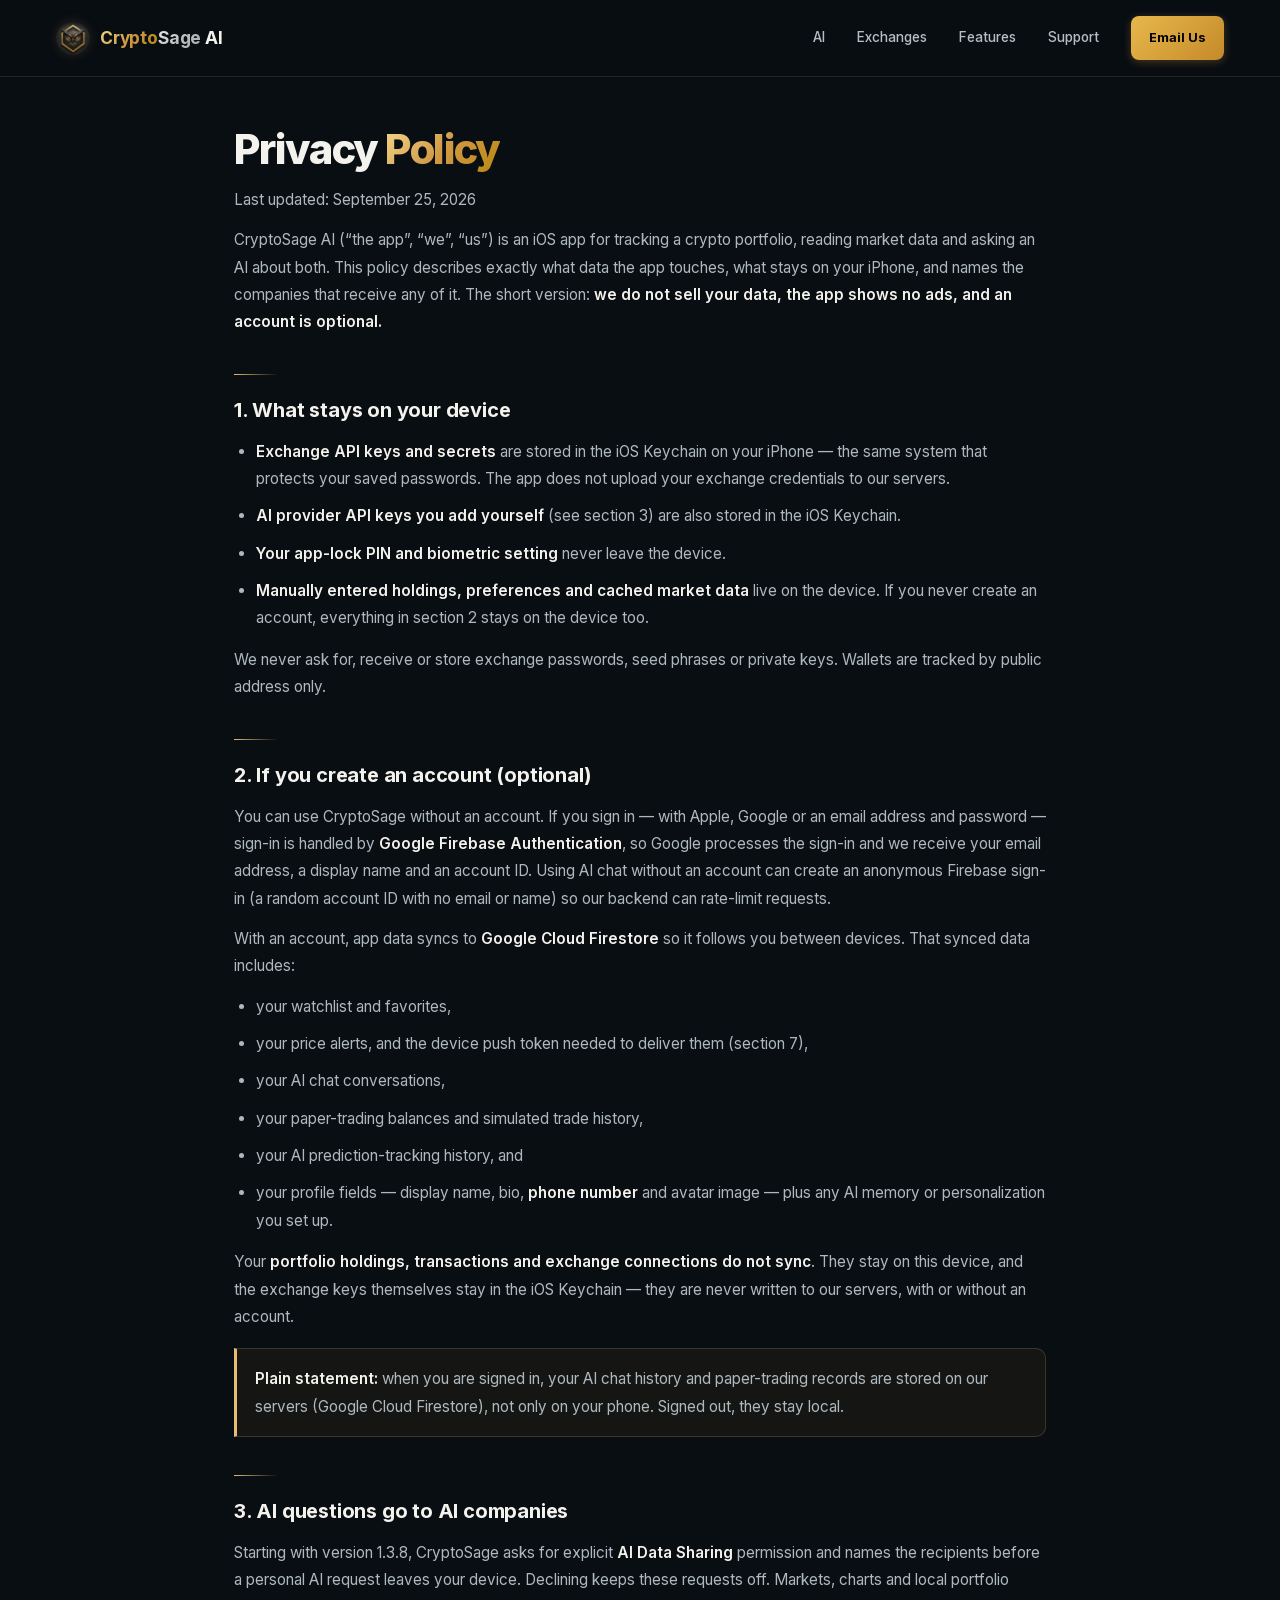
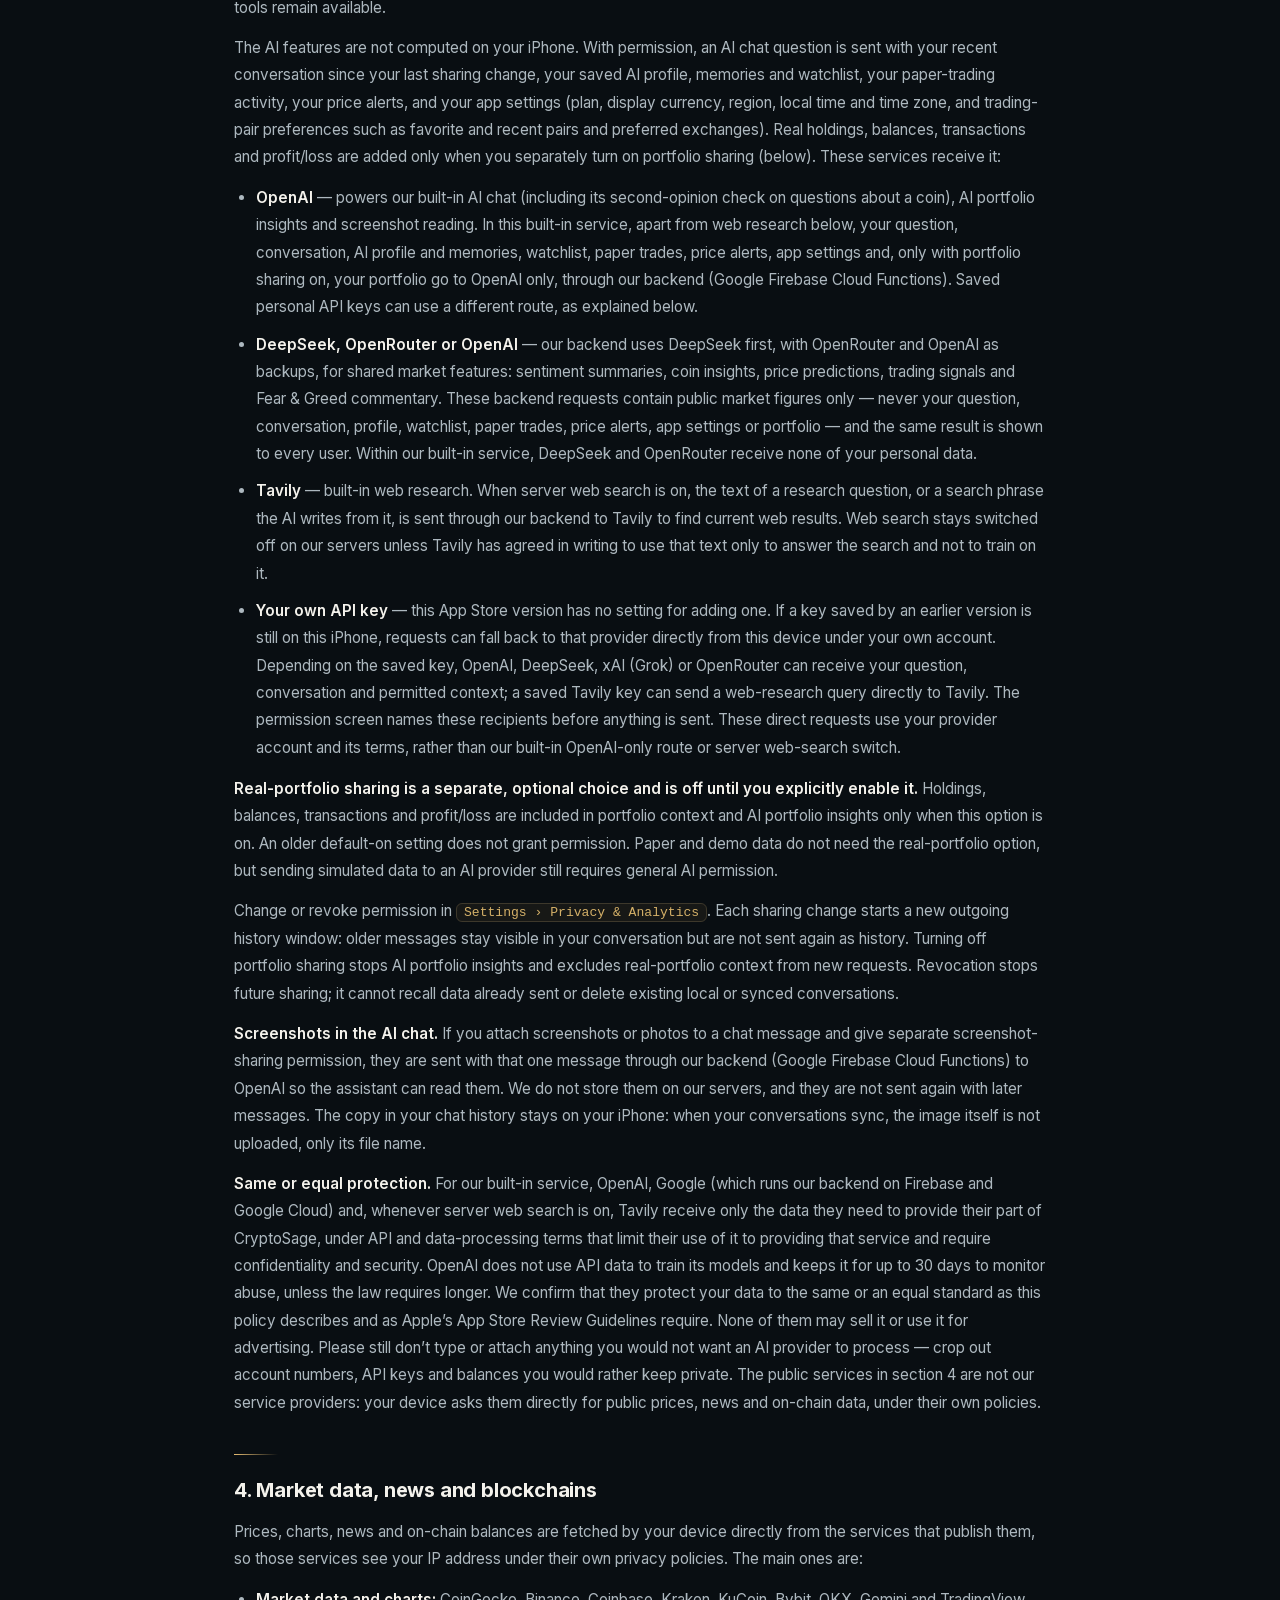
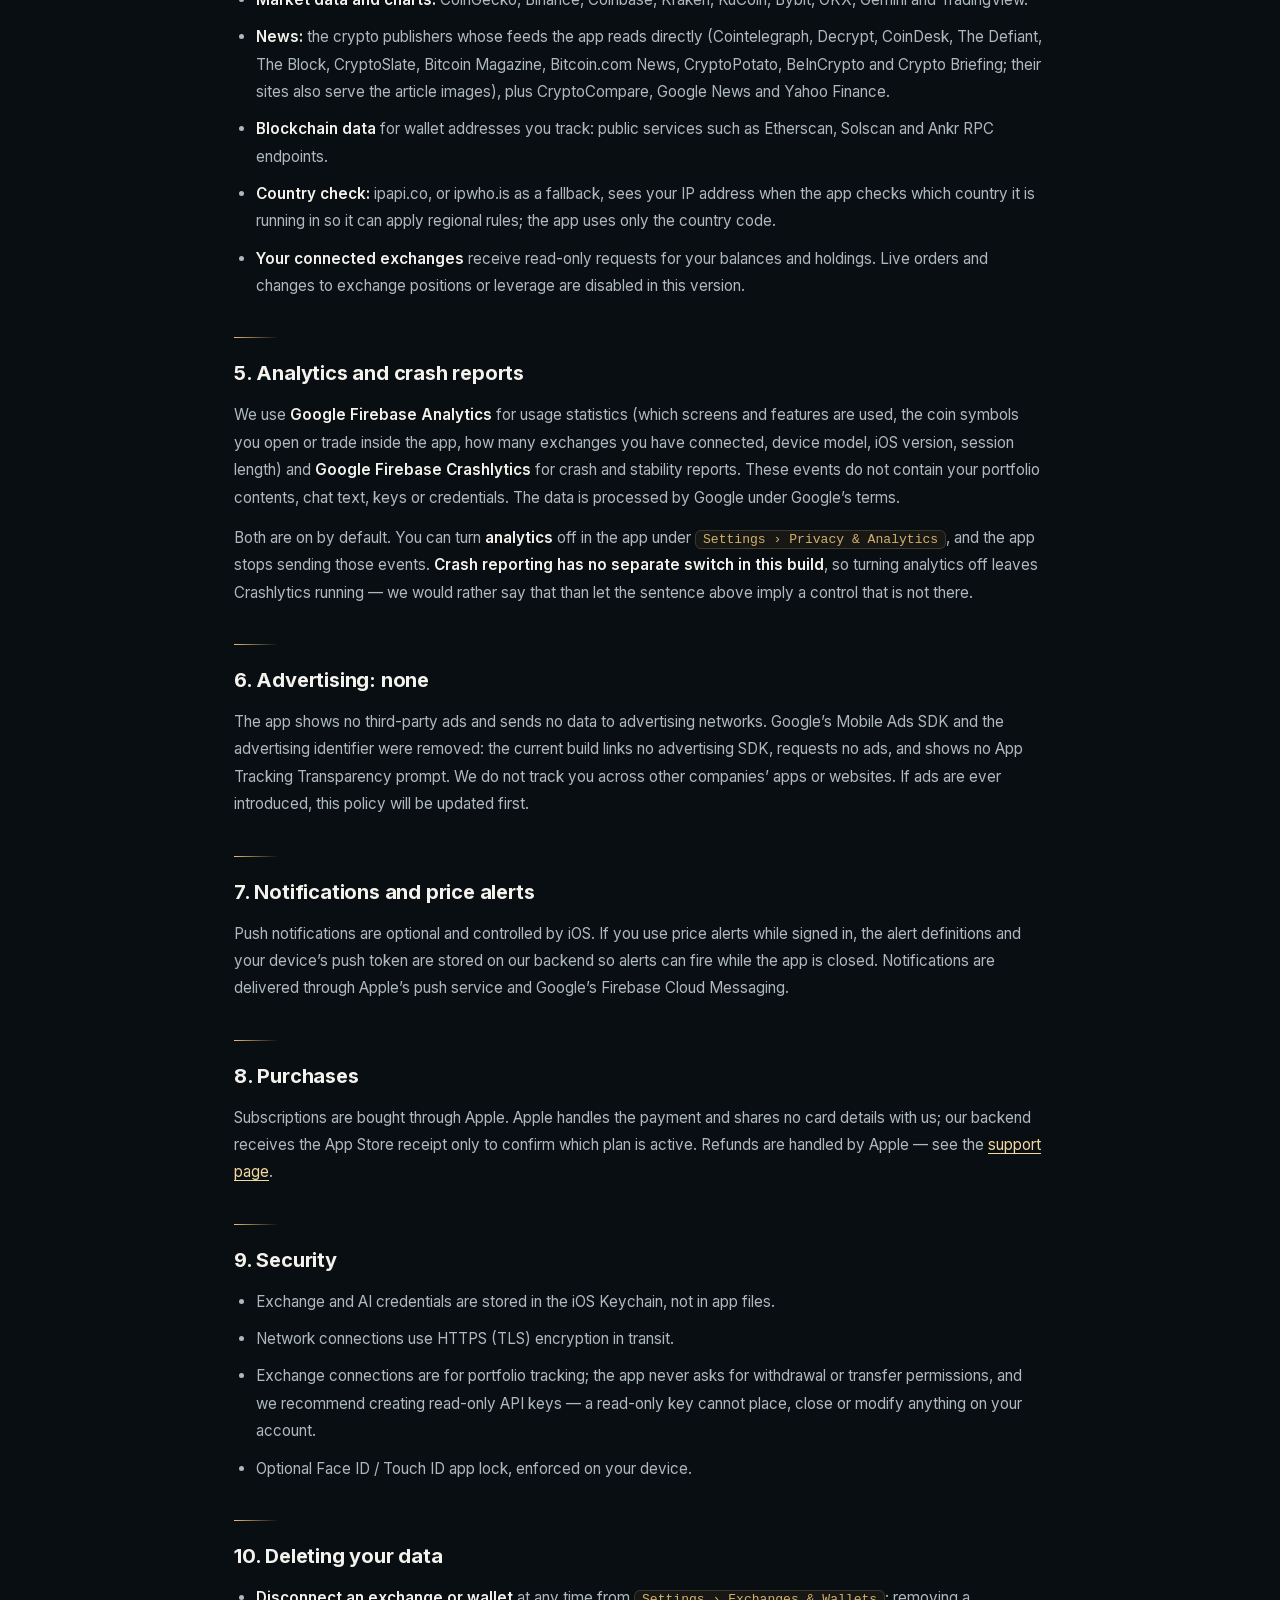
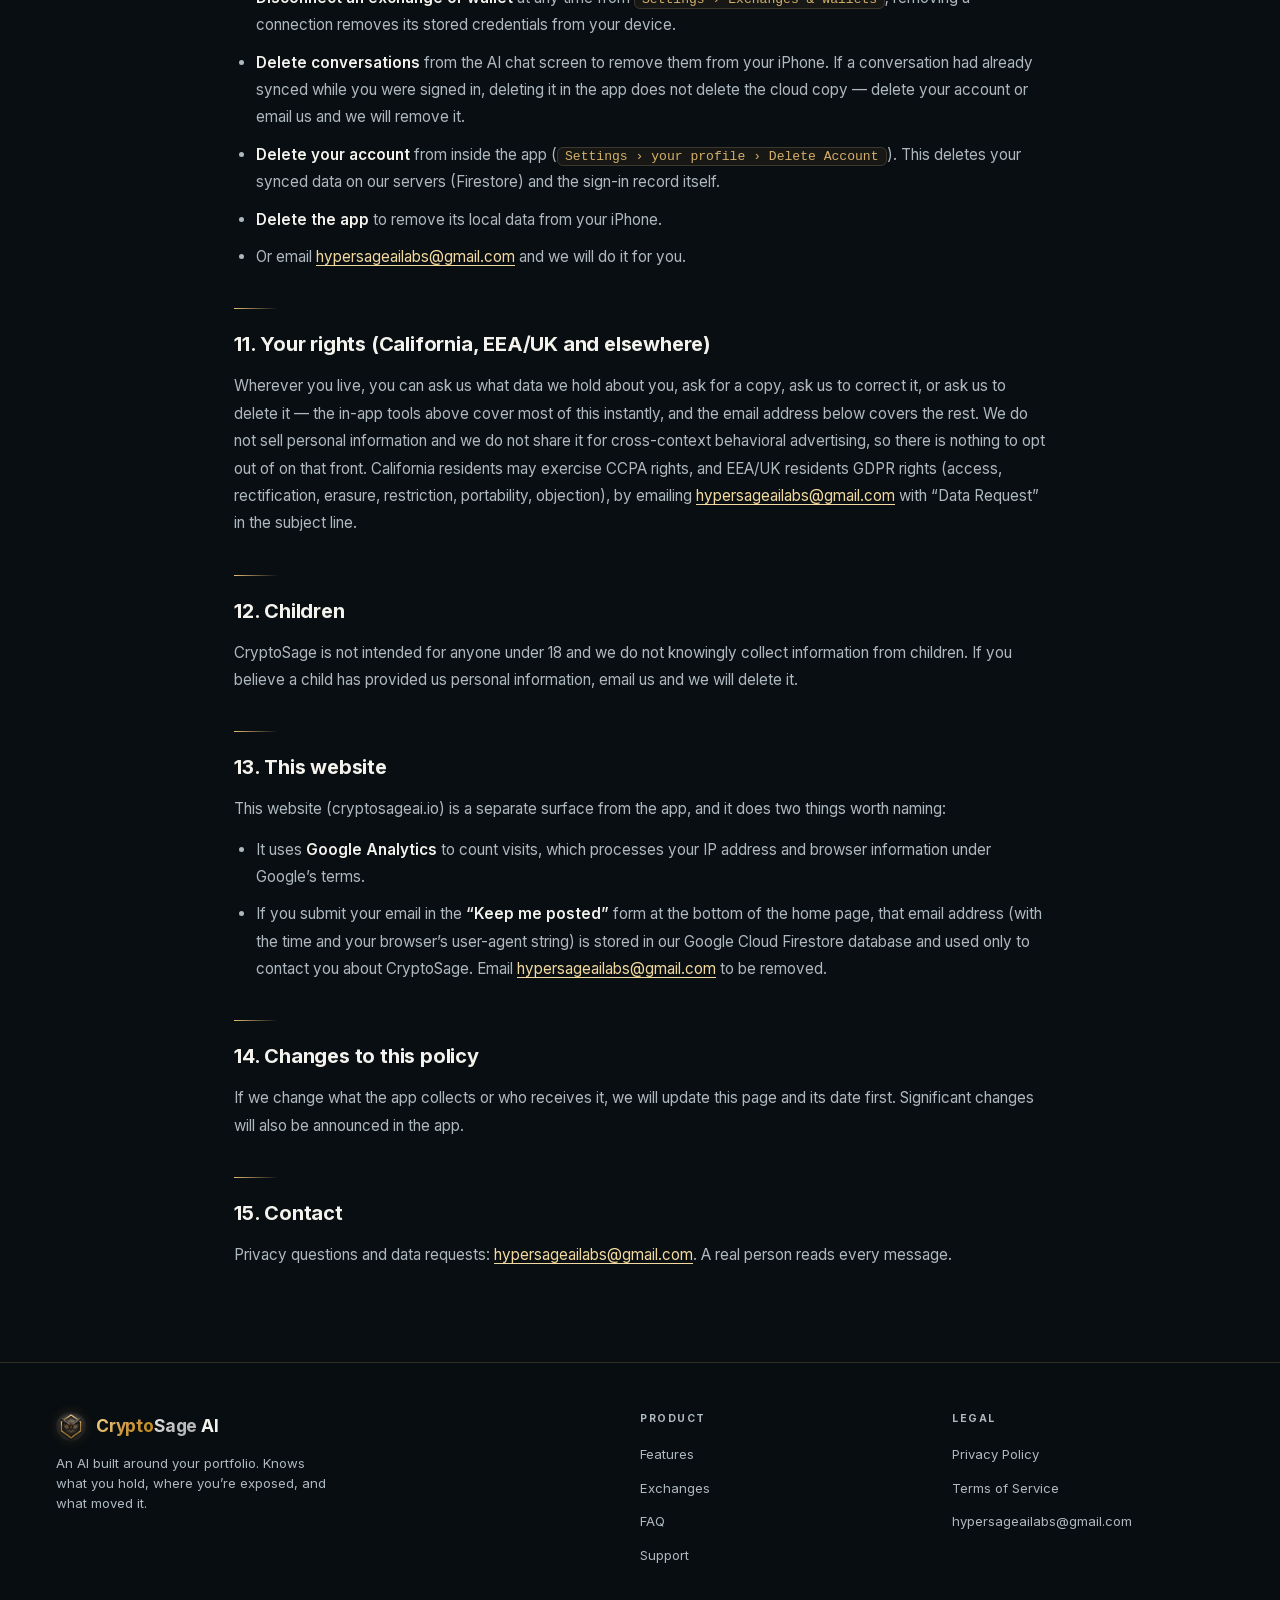
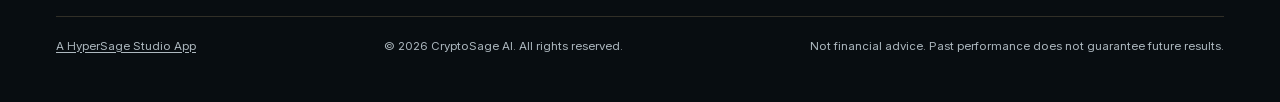
<file: privacy-policy.html>
<!DOCTYPE html>
<html lang="en">
<head>
  <meta charset="UTF-8">
  <meta name="viewport" content="width=device-width, initial-scale=1.0">
  <title>Privacy Policy — CryptoSage AI</title>
  <meta name="description" content="CryptoSage AI privacy policy: exactly what data the app touches, what stays on your iPhone, and the names of every company that receives any of it.">
  <meta name="robots" content="index, follow">
  <link rel="canonical" href="https://cryptosageai.io/privacy-policy.html">
  <meta property="og:type" content="website">
  <meta property="og:title" content="Privacy Policy — CryptoSage AI">
  <meta property="og:description" content="What data the app touches, what stays on your iPhone, and who receives any of it.">
  <meta property="og:url" content="https://cryptosageai.io/privacy-policy.html">
  <meta property="og:site_name" content="CryptoSage AI">
  <meta property="og:image" content="https://cryptosageai.io/banner.jpg?v=20261030a">
  <meta name="twitter:card" content="summary_large_image">
  <meta name="twitter:title" content="CryptoSage AI — Privacy Policy">
  <meta name="twitter:description" content="What data the app touches, what stays on your iPhone, and who receives any of it.">
  <meta name="twitter:image" content="https://cryptosageai.io/banner.jpg?v=20261030a">
  <link rel="icon" href="favicon.ico?v=2" sizes="48x48">
  <link rel="icon" type="image/png" sizes="32x32" href="favicon-32x32.png?v=2">
  <link rel="icon" type="image/png" sizes="16x16" href="favicon-16x16.png?v=2">
  <link rel="apple-touch-icon" sizes="180x180" href="apple-touch-icon.png?v=2">

  <!-- Google Analytics GA4 — same property as the rest of the site; disclosed in "This website" below -->
  <script async src="https://www.googletagmanager.com/gtag/js?id=G-BEYDD9LHM1"></script>
  <script>
    window.dataLayer = window.dataLayer || [];
    function gtag(){dataLayer.push(arguments);}
    gtag('js', new Date());
    gtag('config', 'G-BEYDD9LHM1');
  </script>
  <style>
    *, *::before, *::after { margin: 0; padding: 0; box-sizing: border-box; }
    :root {
      --bg: #010100;
      --fg: #eeeeee;
      --primary: #d09945;
      --muted-fg: gray;
      --border: rgba(208,153,69,0.12);
      --card: rgba(255,255,255,0.02);
    }
    html { overflow-x: clip; scroll-padding-top: 80px; }
    body {
      font-family: 'Inter', -apple-system, BlinkMacSystemFont, 'Segoe UI', sans-serif;
      background: var(--bg); color: var(--fg); line-height: 1.6;
      -webkit-font-smoothing: antialiased; overflow-x: clip;
    }
    a { color: inherit; text-decoration: none; }
    img { max-width: 100%; display: block; }
    .container { max-width: 1152px; margin: 0 auto; padding: 0 24px; }
    .gradient-text-gold {
      background: linear-gradient(135deg, #f5d98e 0%, #d09945 50%, #b8860b 100%);
      -webkit-background-clip: text; -webkit-text-fill-color: transparent; background-clip: text;
      padding-bottom: 0.12em; margin-bottom: -0.12em;
    }
    .gradient-text-silver {
      background: linear-gradient(135deg, #e8e8e8 0%, silver 50%, #a8a9ad 100%);
      -webkit-background-clip: text; -webkit-text-fill-color: transparent; background-clip: text;
      padding-bottom: 0.12em; margin-bottom: -0.12em;
    }
    .navbar {
      position: fixed; top: 0; left: 0; right: 0; z-index: 100;
      background: rgba(1,1,0,0.7);
      backdrop-filter: saturate(180%) blur(16px);
      -webkit-backdrop-filter: saturate(180%) blur(16px);
      border-bottom: 1px solid var(--border);
      transform: translateZ(0); will-change: transform;
    }
    .navbar .container { display: flex; align-items: center; justify-content: space-between; height: 64px; }
    .nav-logo { display: flex; align-items: center; gap: 10px; font-weight: 700; font-size: 1.1rem; letter-spacing: -0.01em; }
    .nav-logo img { width: 34px; height: 34px; border-radius: 50%; box-shadow: 0 0 12px rgba(208,153,69,0.15); }
    .nav-links { display: flex; gap: 32px; align-items: center; }
    .nav-links a { font-size: 0.85rem; color: var(--muted-fg); transition: color 0.2s; font-weight: 500; }
    .nav-links a:hover { color: var(--fg); }
    .nav-links a.nav-cta {
      padding: 8px 18px; background: linear-gradient(135deg, #e8b84b, #c48a2a);
      color: #000000; font-weight: 700; font-size: 0.8rem; border-radius: 8px;
      box-shadow: 0 2px 8px rgba(208,153,69,0.3);
    }
    .nav-toggle { display: none; background: none; border: none; color: var(--fg); cursor: pointer; padding: 4px; }
    .nav-toggle svg { width: 24px; height: 24px; stroke: currentColor; fill: none; stroke-width: 2; }
    @media (max-width: 900px) {
      .nav-links { display: none; }
      .nav-links.open {
        display: flex; flex-direction: column; position: absolute;
        top: 64px; left: 0; right: 0;
        background: rgba(1,1,0,0.95); backdrop-filter: blur(16px);
        padding: 20px 24px; gap: 16px; border-bottom: 1px solid var(--border);
      }
      .nav-toggle { display: block; }
    }

    .legal-wrap { max-width: 780px; margin: 0 auto; padding: 130px 24px 80px; }
    .legal-wrap h1 { font-size: 2.6rem; font-weight: 800; letter-spacing: -0.03em; line-height: 1.15; }
    .legal-updated { color: var(--muted-fg); font-size: 0.85rem; margin: 12px 0 36px; }
    .legal-wrap h2 {
      font-size: 1.25rem; font-weight: 700; letter-spacing: -0.01em;
      margin: 44px 0 12px; padding-top: 20px; position: relative;
    }
    .legal-wrap h2::before {
      content: ''; position: absolute; top: 0; left: 0; width: 44px; height: 1px;
      background: linear-gradient(90deg, var(--primary), transparent);
    }
    .legal-wrap p, .legal-wrap li { color: var(--muted-fg); font-size: 0.95rem; line-height: 1.7; margin-bottom: 13px; }
    .legal-wrap ul { padding-left: 22px; margin-bottom: 14px; }
    .legal-wrap li { margin-bottom: 10px; }
    .legal-wrap strong { color: var(--fg); font-weight: 600; }
    .legal-wrap a { color: #d4b068; text-decoration: underline; text-underline-offset: 3px; }
    .legal-wrap a:hover { color: #f0c65a; }
    .legal-wrap code {
      font-family: ui-monospace, SFMono-Regular, Menlo, monospace; font-size: 0.86em;
      color: #d4b068; background: rgba(208,153,69,0.07);
      border: 1px solid var(--border); border-radius: 6px; padding: 1px 7px;
      -webkit-box-decoration-break: clone; box-decoration-break: clone;
    }
    .legal-note {
      background: rgba(208,153,69,0.06); border: 1px solid var(--border);
      border-left: 3px solid var(--primary); border-radius: 0 10px 10px 0;
      padding: 16px 18px; margin: 18px 0;
    }
    .legal-note p { margin-bottom: 0; color: var(--fg); }
    @media (max-width: 600px) { .legal-wrap h1 { font-size: 2rem; } }

    footer { border-top: 1px solid var(--border); padding: 48px 0; }
    .footer-grid { display: grid; grid-template-columns: 2fr 1fr 1fr; gap: 40px; }
    .footer-brand p { font-size: 0.82rem; color: var(--muted-fg); margin-top: 12px; max-width: 280px; line-height: 1.55; }
    .footer-col h4 { font-size: 0.65rem; font-weight: 700; text-transform: uppercase; letter-spacing: 0.15em; color: var(--muted-fg); margin-bottom: 14px; }
    .footer-col ul { list-style: none; }
    .footer-col li { margin-bottom: 8px; }
    .footer-col a { font-size: 0.82rem; color: var(--muted-fg); transition: color 0.2s; }
    .footer-col a:hover { color: #d4b068; }
    .footer-bottom {
      margin-top: 40px; padding-top: 20px; border-top: 1px solid var(--border);
      display: flex; justify-content: space-between; align-items: center;
      font-size: 0.72rem; color: var(--muted-fg);
    }
    @media (max-width: 767px) {
      .footer-grid { grid-template-columns: 1fr; gap: 24px; }
      .footer-bottom { flex-direction: column; gap: 8px; text-align: center; }
    }
  </style>
  <meta name="color-scheme" content="dark">
  <meta name="theme-color" content="#090e12">
  <link rel="stylesheet" href="/site-polish.css?v=20261030a">
  <link rel="stylesheet" href="/site-legal.css?v=20261030a">
  <link rel="stylesheet" href="/site-accessibility.css?v=20261030a">
<link rel="stylesheet" href="fonts.css?v=20261030a">
</head>
<body class="legal-page">
<a class="skip-link" href="#main-content">Skip to content</a>

<!-- Navbar -->
<nav class="navbar" aria-label="Main navigation">
  <div class="container">
    <a href="index.html" class="nav-logo">
      <img src="owl-logo-72.webp" alt="CryptoSage AI" width="34" height="34" fetchpriority="high">
      <span><span class="gradient-text-gold">Crypto</span><span class="gradient-text-silver">Sage</span> AI</span>
    </a>
    <div class="nav-links" id="navLinks">
      <a href="index.html#ai">AI</a>
      <a href="index.html#exchanges">Exchanges</a>
      <a href="index.html#features">Features</a>
      <a href="support.html">Support</a>
      <a href="mailto:hypersageailabs@gmail.com?subject=CryptoSage%20Privacy%20Question" class="nav-cta">Email Us</a>
    </div>
    <button class="nav-toggle" id="navToggle" type="button" aria-label="Open menu" aria-controls="navLinks" aria-expanded="false">
      <svg viewBox="0 0 24 24"><path d="M4 6h16M4 12h16M4 18h16" stroke-linecap="round"/></svg>
    </button>
  </div>
</nav>

<main class="legal-wrap" id="main-content" tabindex="-1">
  <h1>Privacy <span class="gradient-text-gold">Policy</span></h1>
  <p class="legal-updated">Last updated: September 25, 2026</p>

  <p>CryptoSage AI (&ldquo;the app&rdquo;, &ldquo;we&rdquo;, &ldquo;us&rdquo;) is an iOS app for tracking a crypto portfolio, reading market data and asking an AI about both. This policy describes exactly what data the app touches, what stays on your iPhone, and names the companies that receive any of it. The short version: <strong>we do not sell your data, the app shows no ads, and an account is optional.</strong></p>

  <h2>1. What stays on your device</h2>
  <ul>
    <li><strong>Exchange API keys and secrets</strong> are stored in the iOS Keychain on your iPhone &mdash; the same system that protects your saved passwords. The app does not upload your exchange credentials to our servers.</li>
    <li><strong>AI provider API keys you add yourself</strong> (see section 3) are also stored in the iOS Keychain.</li>
    <li><strong>Your app-lock PIN and biometric setting</strong> never leave the device.</li>
    <li><strong>Manually entered holdings, preferences and cached market data</strong> live on the device. If you never create an account, everything in section 2 stays on the device too.</li>
  </ul>
  <p>We never ask for, receive or store exchange passwords, seed phrases or private keys. Wallets are tracked by public address only.</p>

  <h2>2. If you create an account (optional)</h2>
  <p>You can use CryptoSage without an account. If you sign in &mdash; with Apple, Google or an email address and password &mdash; sign-in is handled by <strong>Google Firebase Authentication</strong>, so Google processes the sign-in and we receive your email address, a display name and an account ID. Using AI chat without an account can create an anonymous Firebase sign-in (a random account ID with no email or name) so our backend can rate-limit requests.</p>
  <p>With an account, app data syncs to <strong>Google Cloud Firestore</strong> so it follows you between devices. That synced data includes:</p>
  <ul>
    <li>your watchlist and favorites,</li>
    <li>your price alerts, and the device push token needed to deliver them (section 7),</li>
    <li>your AI chat conversations,</li>
    <li>your paper-trading balances and simulated trade history,</li>
    <li>your AI prediction-tracking history, and</li>
    <li>your profile fields &mdash; display name, bio, <strong>phone number</strong> and avatar image &mdash; plus any AI memory or personalization you set up.</li>
  </ul>
  <p>Your <strong>portfolio holdings, transactions and exchange connections do not sync</strong>. They stay on this device, and the exchange keys themselves stay in the iOS Keychain &mdash; they are never written to our servers, with or without an account.</p>
  <div class="legal-note"><p><strong>Plain statement:</strong> when you are signed in, your AI chat history and paper-trading records are stored on our servers (Google Cloud Firestore), not only on your phone. Signed out, they stay local.</p></div>

  <h2>3. AI questions go to AI companies</h2>
  <p>Starting with version 1.3.8, CryptoSage asks for explicit <strong>AI Data Sharing</strong> permission and names the recipients before a personal AI request leaves your device. Declining keeps these requests off. Markets, charts and local portfolio tools remain available.</p>
  <p>The AI features are not computed on your iPhone. With permission, an AI chat question is sent with your recent conversation since your last sharing change, your saved AI profile, memories and watchlist, your paper-trading activity, your price alerts, and your app settings (plan, display currency, region, local time and time zone, and trading-pair preferences such as favorite and recent pairs and preferred exchanges). Real holdings, balances, transactions and profit/loss are added only when you separately turn on portfolio sharing (below). These services receive it:</p>
  <ul>
    <li><strong>OpenAI</strong> &mdash; powers our built-in AI chat (including its second-opinion check on questions about a coin), AI portfolio insights and screenshot reading. In this built-in service, apart from web research below, your question, conversation, AI profile and memories, watchlist, paper trades, price alerts, app settings and, only with portfolio sharing on, your portfolio go to OpenAI only, through our backend (Google Firebase Cloud Functions). Saved personal API keys can use a different route, as explained below.</li>
    <li><strong>DeepSeek, OpenRouter or OpenAI</strong> &mdash; our backend uses DeepSeek first, with OpenRouter and OpenAI as backups, for shared market features: sentiment summaries, coin insights, price predictions, trading signals and Fear &amp; Greed commentary. These backend requests contain public market figures only &mdash; never your question, conversation, profile, watchlist, paper trades, price alerts, app settings or portfolio &mdash; and the same result is shown to every user. Within our built-in service, DeepSeek and OpenRouter receive none of your personal data.</li>
    <li><strong>Tavily</strong> &mdash; built-in web research. When server web search is on, the text of a research question, or a search phrase the AI writes from it, is sent through our backend to Tavily to find current web results. Web search stays switched off on our servers unless Tavily has agreed in writing to use that text only to answer the search and not to train on it.</li>
    <li><strong>Your own API key</strong> &mdash; this App Store version has no setting for adding one. If a key saved by an earlier version is still on this iPhone, requests can fall back to that provider directly from this device under your own account. Depending on the saved key, OpenAI, DeepSeek, xAI (Grok) or OpenRouter can receive your question, conversation and permitted context; a saved Tavily key can send a web-research query directly to Tavily. The permission screen names these recipients before anything is sent. These direct requests use your provider account and its terms, rather than our built-in OpenAI-only route or server web-search switch.</li>
  </ul>
  <p><strong>Real-portfolio sharing is a separate, optional choice and is off until you explicitly enable it.</strong> Holdings, balances, transactions and profit/loss are included in portfolio context and AI portfolio insights only when this option is on. An older default-on setting does not grant permission. Paper and demo data do not need the real-portfolio option, but sending simulated data to an AI provider still requires general AI permission.</p>
  <p>Change or revoke permission in <code>Settings &rsaquo; Privacy &amp; Analytics</code>. Each sharing change starts a new outgoing history window: older messages stay visible in your conversation but are not sent again as history. Turning off portfolio sharing stops AI portfolio insights and excludes real-portfolio context from new requests. Revocation stops future sharing; it cannot recall data already sent or delete existing local or synced conversations.</p>
  <p><strong>Screenshots in the AI chat.</strong> If you attach screenshots or photos to a chat message and give separate screenshot-sharing permission, they are sent with that one message through our backend (Google Firebase Cloud Functions) to OpenAI so the assistant can read them. We do not store them on our servers, and they are not sent again with later messages. The copy in your chat history stays on your iPhone: when your conversations sync, the image itself is not uploaded, only its file name.</p>
  <p><strong>Same or equal protection.</strong> For our built-in service, OpenAI, Google (which runs our backend on Firebase and Google Cloud) and, whenever server web search is on, Tavily receive only the data they need to provide their part of CryptoSage, under API and data-processing terms that limit their use of it to providing that service and require confidentiality and security. OpenAI does not use API data to train its models and keeps it for up to 30 days to monitor abuse, unless the law requires longer. We confirm that they protect your data to the same or an equal standard as this policy describes and as Apple&rsquo;s App Store Review Guidelines require. None of them may sell it or use it for advertising. Please still don&rsquo;t type or attach anything you would not want an AI provider to process &mdash; crop out account numbers, API keys and balances you would rather keep private. The public services in section 4 are not our service providers: your device asks them directly for public prices, news and on-chain data, under their own policies.</p>

  <h2>4. Market data, news and blockchains</h2>
  <p>Prices, charts, news and on-chain balances are fetched by your device directly from the services that publish them, so those services see your IP address under their own privacy policies. The main ones are:</p>
  <ul>
    <li><strong>Market data and charts:</strong> CoinGecko, Binance, Coinbase, Kraken, KuCoin, Bybit, OKX, Gemini and TradingView.</li>
    <li><strong>News:</strong> the crypto publishers whose feeds the app reads directly (Cointelegraph, Decrypt, CoinDesk, The Defiant, The Block, CryptoSlate, Bitcoin Magazine, Bitcoin.com News, CryptoPotato, BeInCrypto and Crypto Briefing; their sites also serve the article images), plus CryptoCompare, Google News and Yahoo Finance.</li>
    <li><strong>Blockchain data</strong> for wallet addresses you track: public services such as Etherscan, Solscan and Ankr RPC endpoints.</li>
    <li><strong>Country check:</strong> ipapi.co, or ipwho.is as a fallback, sees your IP address when the app checks which country it is running in so it can apply regional rules; the app uses only the country code.</li>
    <li><strong>Your connected exchanges</strong> receive read-only requests for your balances and holdings. Live orders and changes to exchange positions or leverage are disabled in this version.</li>
  </ul>

  <h2>5. Analytics and crash reports</h2>
  <p>We use <strong>Google Firebase Analytics</strong> for usage statistics (which screens and features are used, the coin symbols you open or trade inside the app, how many exchanges you have connected, device model, iOS version, session length) and <strong>Google Firebase Crashlytics</strong> for crash and stability reports. These events do not contain your portfolio contents, chat text, keys or credentials. The data is processed by Google under Google&rsquo;s terms.</p>
  <p>Both are on by default. You can turn <strong>analytics</strong> off in the app under <code>Settings &rsaquo; Privacy &amp; Analytics</code>, and the app stops sending those events. <strong>Crash reporting has no separate switch in this build</strong>, so turning analytics off leaves Crashlytics running &mdash; we would rather say that than let the sentence above imply a control that is not there.</p>

  <h2>6. Advertising: none</h2>
  <p>The app shows no third-party ads and sends no data to advertising networks. Google&rsquo;s Mobile Ads SDK and the advertising identifier were removed: the current build links no advertising SDK, requests no ads, and shows no App Tracking Transparency prompt. We do not track you across other companies&rsquo; apps or websites. If ads are ever introduced, this policy will be updated first.</p>

  <h2>7. Notifications and price alerts</h2>
  <p>Push notifications are optional and controlled by iOS. If you use price alerts while signed in, the alert definitions and your device&rsquo;s push token are stored on our backend so alerts can fire while the app is closed. Notifications are delivered through Apple&rsquo;s push service and Google&rsquo;s Firebase Cloud Messaging.</p>

  <h2>8. Purchases</h2>
  <p>Subscriptions are bought through Apple. Apple handles the payment and shares no card details with us; our backend receives the App&nbsp;Store receipt only to confirm which plan is active. Refunds are handled by Apple &mdash; see the <a href="support.html#billing">support page</a>.</p>

  <h2>9. Security</h2>
  <ul>
    <li>Exchange and AI credentials are stored in the iOS Keychain, not in app files.</li>
    <li>Network connections use HTTPS (TLS) encryption in transit.</li>
    <li>Exchange connections are for portfolio tracking; the app never asks for withdrawal or transfer permissions, and we recommend creating read-only API keys &mdash; a read-only key cannot place, close or modify anything on your account.</li>
    <li>Optional Face&nbsp;ID / Touch&nbsp;ID app lock, enforced on your device.</li>
  </ul>

  <h2>10. Deleting your data</h2>
  <ul>
    <li><strong>Disconnect an exchange or wallet</strong> at any time from <code>Settings &rsaquo; Exchanges &amp; Wallets</code>; removing a connection removes its stored credentials from your device.</li>
    <li><strong>Delete conversations</strong> from the AI chat screen to remove them from your iPhone. If a conversation had already synced while you were signed in, deleting it in the app does not delete the cloud copy &mdash; delete your account or email us and we will remove it.</li>
    <li><strong>Delete your account</strong> from inside the app (<code>Settings &rsaquo; your profile &rsaquo; Delete Account</code>). This deletes your synced data on our servers (Firestore) and the sign-in record itself.</li>
    <li><strong>Delete the app</strong> to remove its local data from your iPhone.</li>
    <li>Or email <a href="mailto:hypersageailabs@gmail.com?subject=CryptoSage%20Data%20Request">hypersageailabs@gmail.com</a> and we will do it for you.</li>
  </ul>

  <h2>11. Your rights (California, EEA/UK and elsewhere)</h2>
  <p>Wherever you live, you can ask us what data we hold about you, ask for a copy, ask us to correct it, or ask us to delete it &mdash; the in-app tools above cover most of this instantly, and the email address below covers the rest. We do not sell personal information and we do not share it for cross-context behavioral advertising, so there is nothing to opt out of on that front. California residents may exercise CCPA rights, and EEA/UK residents GDPR rights (access, rectification, erasure, restriction, portability, objection), by emailing <a href="mailto:hypersageailabs@gmail.com?subject=CryptoSage%20Data%20Request">hypersageailabs@gmail.com</a> with &ldquo;Data Request&rdquo; in the subject line.</p>

  <h2>12. Children</h2>
  <p>CryptoSage is not intended for anyone under 18 and we do not knowingly collect information from children. If you believe a child has provided us personal information, email us and we will delete it.</p>

  <h2>13. This website</h2>
  <p>This website (cryptosageai.io) is a separate surface from the app, and it does two things worth naming:</p>
  <ul>
    <li>It uses <strong>Google Analytics</strong> to count visits, which processes your IP address and browser information under Google&rsquo;s terms.</li>
    <li>If you submit your email in the <strong>&ldquo;Keep me posted&rdquo;</strong> form at the bottom of the home page, that email address (with the time and your browser&rsquo;s user-agent string) is stored in our Google Cloud Firestore database and used only to contact you about CryptoSage. Email <a href="mailto:hypersageailabs@gmail.com?subject=Remove%20me%20from%20the%20list">hypersageailabs@gmail.com</a> to be removed.</li>
  </ul>

  <h2>14. Changes to this policy</h2>
  <p>If we change what the app collects or who receives it, we will update this page and its date first. Significant changes will also be announced in the app.</p>

  <h2>15. Contact</h2>
  <p>Privacy questions and data requests: <a href="mailto:hypersageailabs@gmail.com?subject=CryptoSage%20Privacy%20Question">hypersageailabs@gmail.com</a>. A real person reads every message.</p>
</main>

<footer>
  <div class="container">
    <div class="footer-grid">
      <div class="footer-brand">
        <a href="index.html" class="nav-logo"><img src="owl-logo-72.webp" alt="CryptoSage AI" width="30" height="30" loading="lazy" style="width:30px;height:30px;border-radius:50%"><span><span class="gradient-text-gold">Crypto</span><span class="gradient-text-silver">Sage</span> AI</span></a>
        <p>An AI built around your portfolio. Knows what you hold, where you&rsquo;re exposed, and what moved it.</p>
      </div>
      <div class="footer-col"><h4>Product</h4><ul><li><a href="index.html#features">Features</a></li><li><a href="index.html#exchanges">Exchanges</a></li><li><a href="index.html#faq">FAQ</a></li><li><a href="support.html">Support</a></li></ul></div>
      <div class="footer-col"><h4>Legal</h4><ul><li><a href="privacy-policy.html">Privacy Policy</a></li><li><a href="terms.html">Terms of Service</a></li><li><a href="mailto:hypersageailabs@gmail.com?subject=CryptoSage%20Support%20Request">hypersageailabs@gmail.com</a></li></ul></div>
    </div>
    <div class="footer-bottom">
      <p><a href="https://hypersage.ai/" target="_blank" rel="noopener" style="color:inherit;text-decoration:underline;text-underline-offset:2px">A HyperSage Studio App</a></p>
      <p>&copy; 2026 CryptoSage AI. All rights reserved.</p>
      <p>Not financial advice. Past performance does not guarantee future results.</p>
    </div>
  </div>
</footer>

<script src="/site-behavior.js?v=20261030a" defer></script>

</body>
</html>
</file>
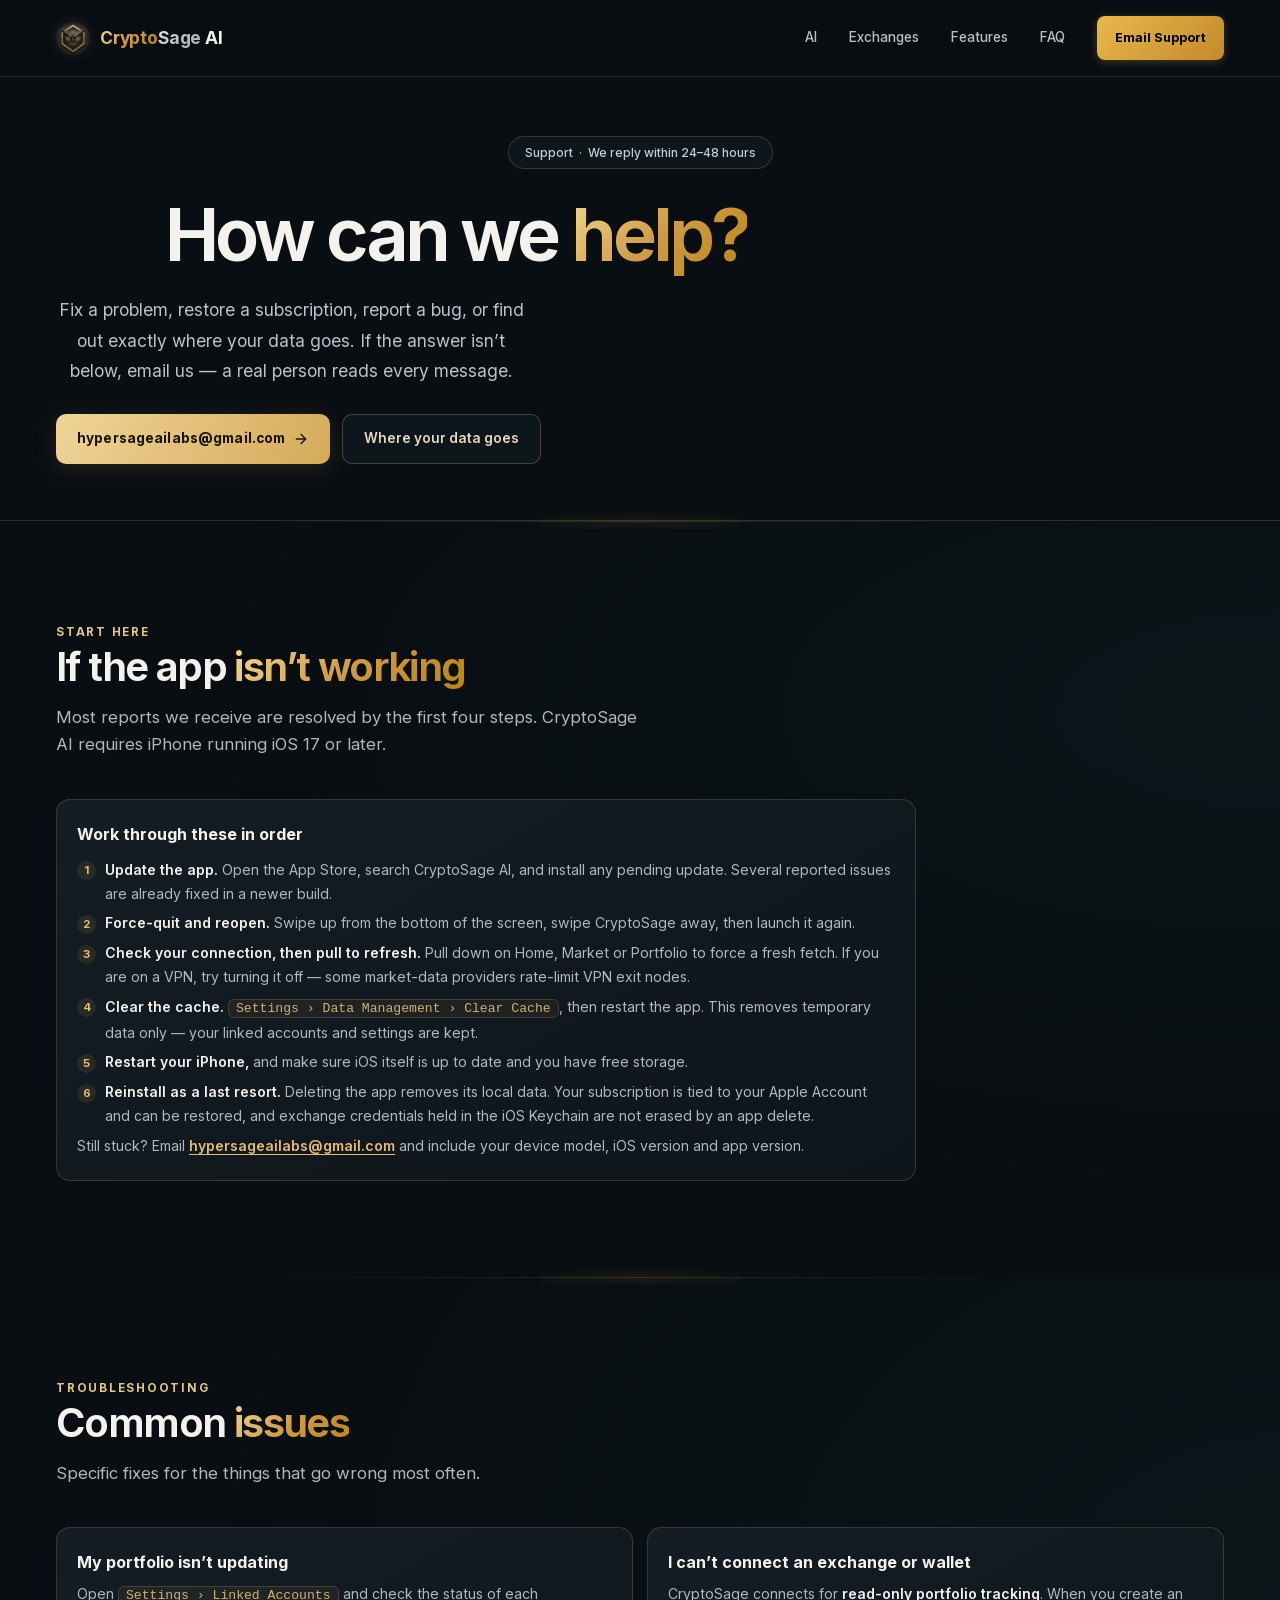
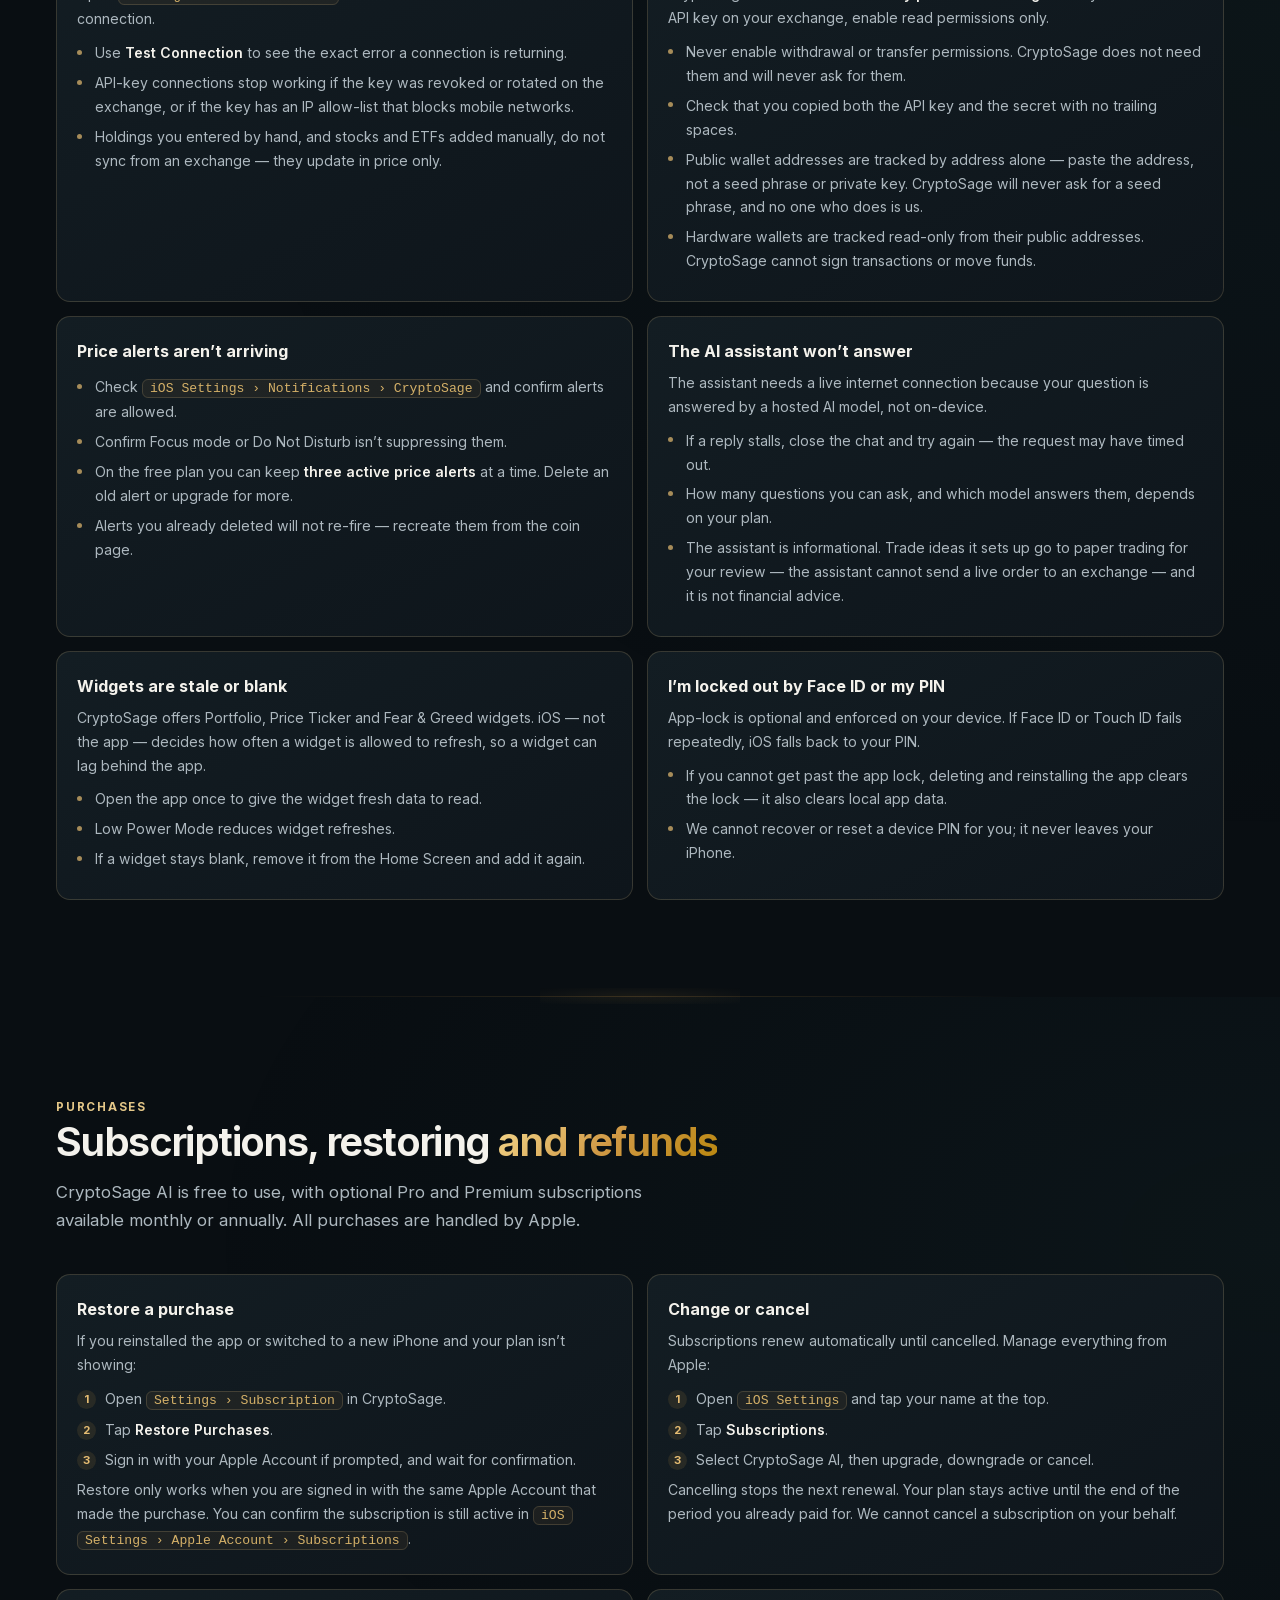
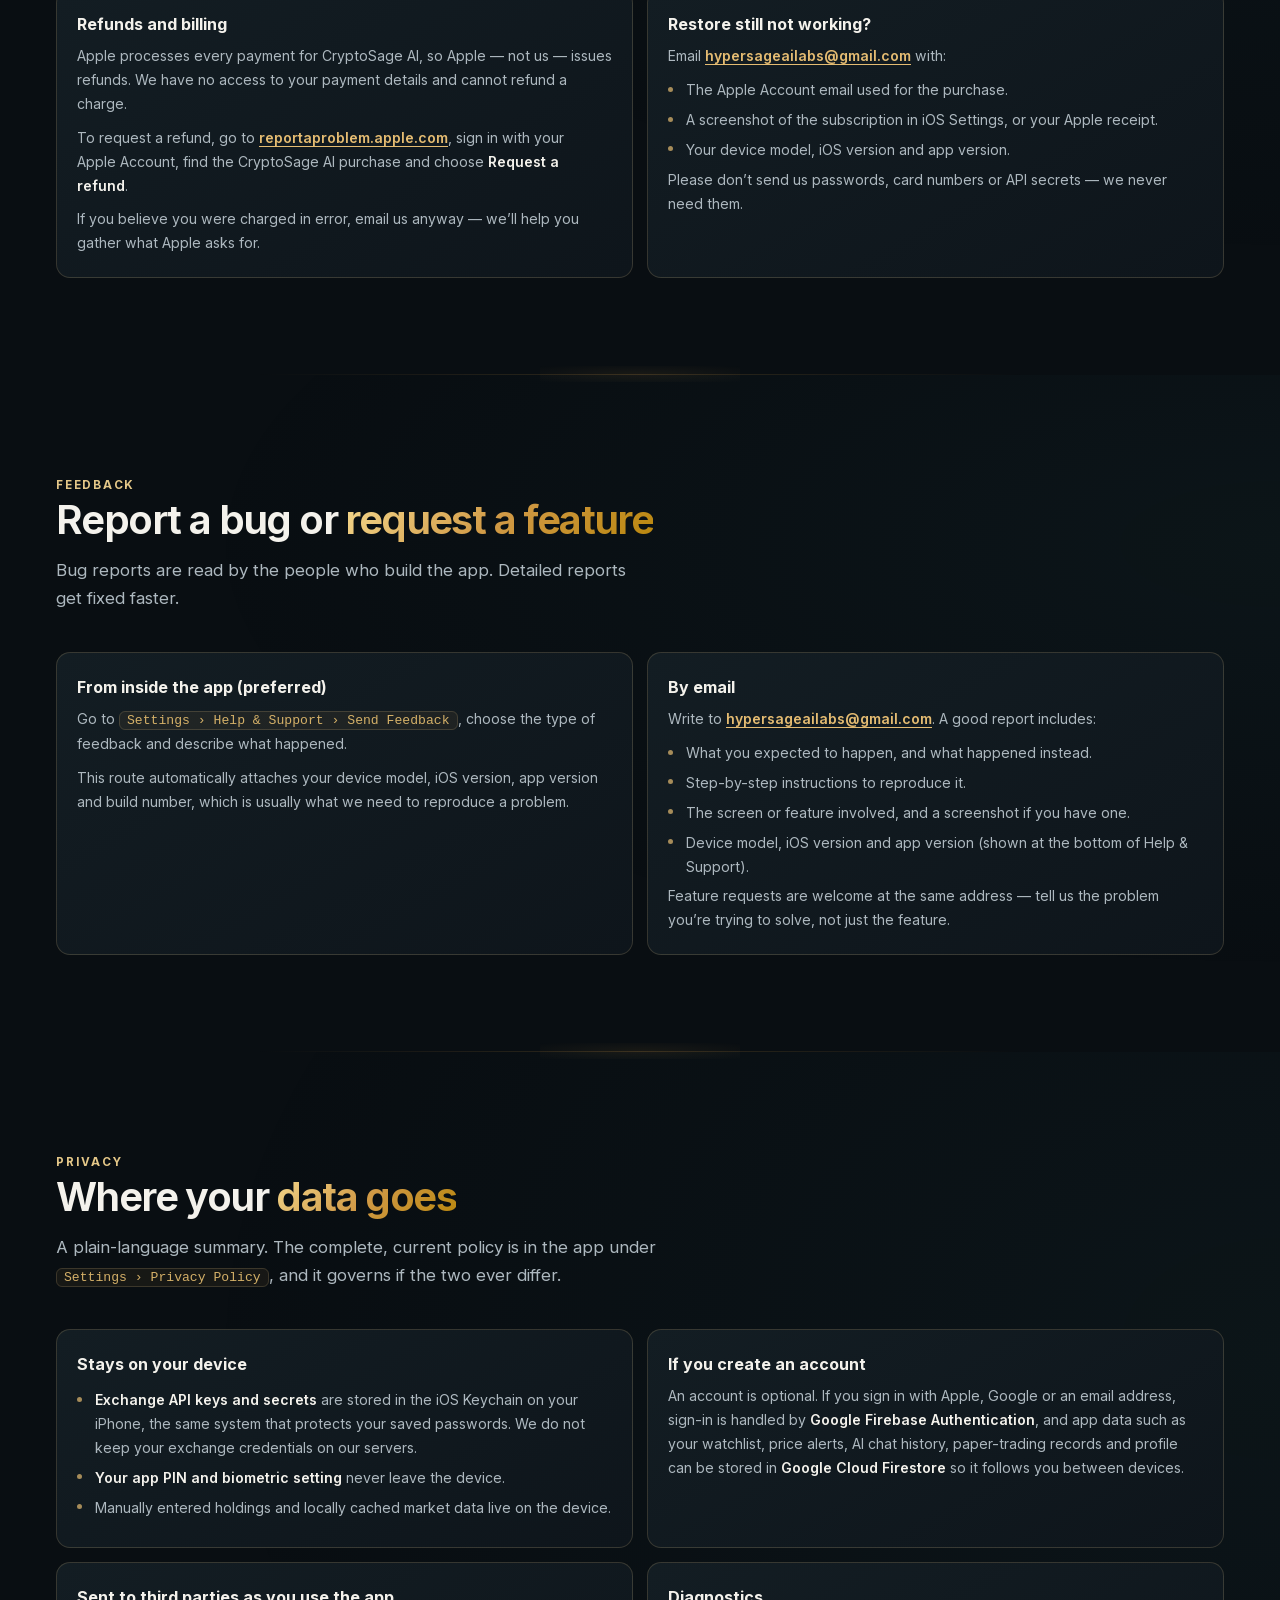
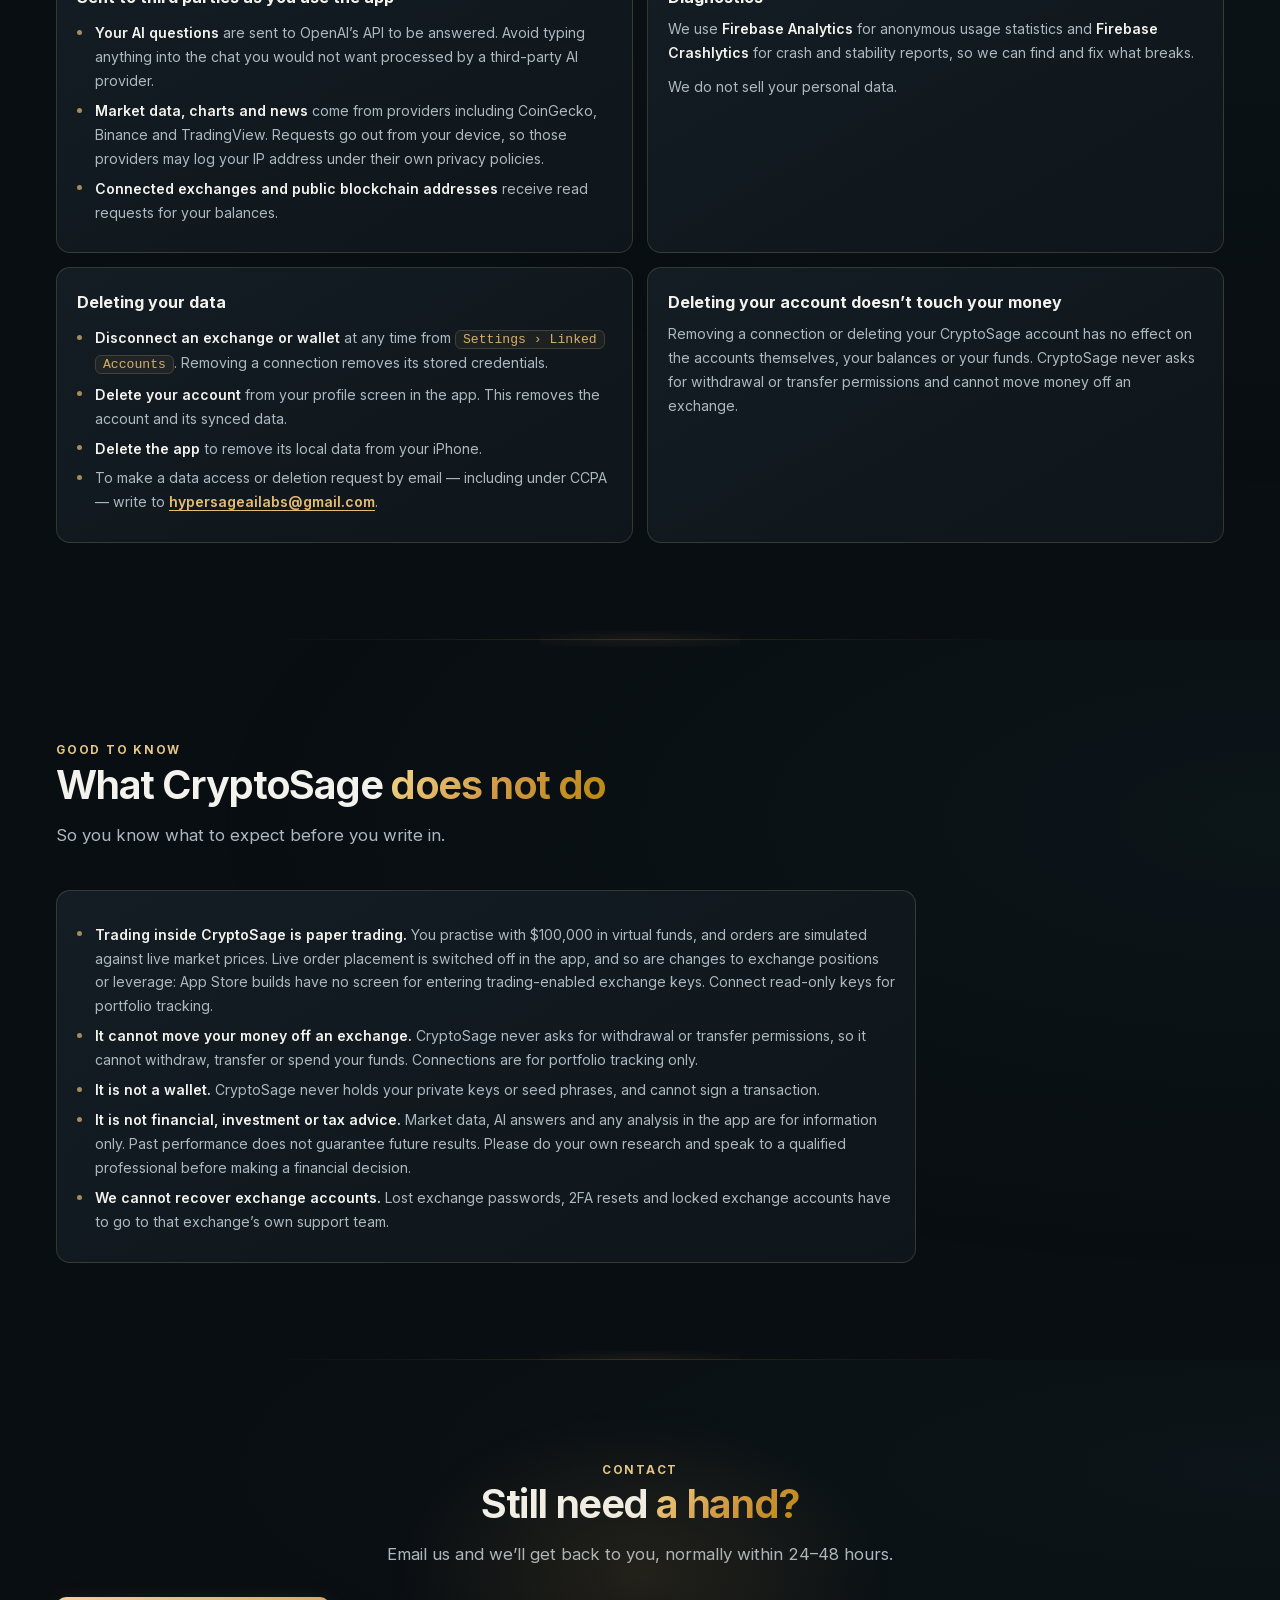
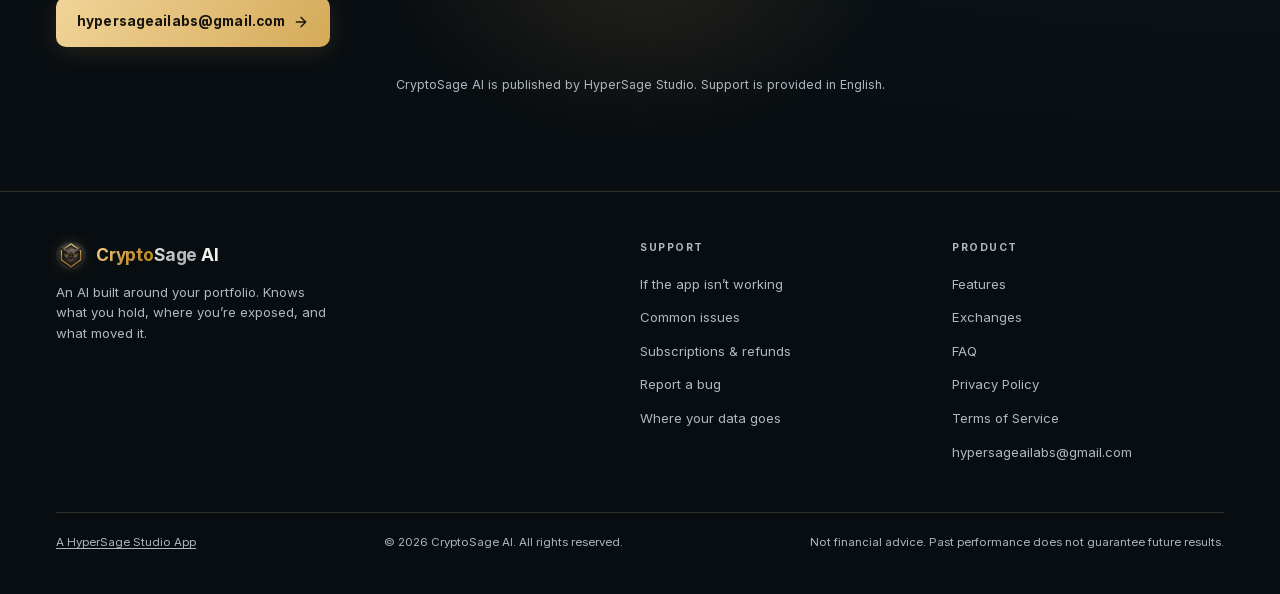
<file: support.html>
<!DOCTYPE html>
<html lang="en">
<head>
  <meta charset="UTF-8">
  <meta name="viewport" content="width=device-width, initial-scale=1.0">
  <title>Support &amp; Help — CryptoSage AI</title>
  <meta name="description" content="Help with CryptoSage AI: fix sync and connection problems, restore a subscription, request a refund through Apple, report a bug, and see where your data goes.">
  <meta name="robots" content="index, follow">
  <link rel="canonical" href="https://cryptosageai.io/support.html">
  <meta property="og:type" content="website">
  <meta property="og:title" content="Support &amp; Help — CryptoSage AI">
  <meta property="og:description" content="Fix a problem, restore a subscription, report a bug, or reach a human at hypersageailabs@gmail.com.">
  <meta property="og:url" content="https://cryptosageai.io/support.html">
  <meta property="og:site_name" content="CryptoSage AI">
  <meta property="og:image" content="https://cryptosageai.io/banner.jpg?v=20261030a">
  <meta name="twitter:card" content="summary_large_image">
  <meta name="twitter:title" content="CryptoSage AI — Support">
  <meta name="twitter:description" content="Help, troubleshooting, billing and privacy for CryptoSage AI.">
  <meta name="twitter:image" content="https://cryptosageai.io/banner.jpg?v=20261030a">
  <link rel="icon" href="favicon.ico?v=2" sizes="48x48">
  <link rel="icon" type="image/png" sizes="32x32" href="favicon-32x32.png?v=2">
  <link rel="icon" type="image/png" sizes="16x16" href="favicon-16x16.png?v=2">
  <link rel="apple-touch-icon" sizes="180x180" href="apple-touch-icon.png?v=2">

  <!-- Google Analytics GA4 — replace G-BEYDD9LHM1 with your measurement ID -->
  <script async src="https://www.googletagmanager.com/gtag/js?id=G-BEYDD9LHM1"></script>
  <script>
    window.dataLayer = window.dataLayer || [];
    function gtag(){dataLayer.push(arguments);}
    gtag('js', new Date());
    gtag('config', 'G-BEYDD9LHM1');
  </script>
  <style>
    *, *::before, *::after { margin: 0; padding: 0; box-sizing: border-box; }

    :root {
      --bg: #010100;
      --fg: #eeeeee;
      --card: #060403;
      --card-fg: #eeeeee;
      --primary: #d09945;
      --primary-fg: #030303;
      --muted: #110c09;
      --muted-fg: gray;
      --accent: #251804;
      --accent-fg: #eeeeee;
      --border: rgba(208,153,69,0.12);
      --gold-glow: rgba(208,153,69,0.08);
      --radius: 0.625rem;
    }

    /* overflow-x: clip clips horizontal overflow WITHOUT turning the document into a
       scroll container — plain overflow-x:hidden does, which causes janky/stuttery
       scrolling in Chromium-based browsers (notably Brave). scroll-behavior:smooth is
       intentionally NOT set here: it stutters on anchor jumps in Brave. Smooth anchor
       scrolling is handled in JS below (honouring prefers-reduced-motion). */
    html { overflow-x: clip; scroll-padding-top: 80px; }

    body {
      font-family: 'Inter', -apple-system, BlinkMacSystemFont, 'Segoe UI', sans-serif;
      background: var(--bg);
      color: var(--fg);
      line-height: 1.6;
      -webkit-font-smoothing: antialiased;
      overflow-x: clip;
    }

    a { color: inherit; text-decoration: none; }
    img { max-width: 100%; display: block; }

    .container { max-width: 1152px; margin: 0 auto; padding: 0 24px; }

    .gradient-text-gold {
      background: linear-gradient(135deg, #f5d98e 0%, #d09945 50%, #b8860b 100%);
      -webkit-background-clip: text;
      -webkit-text-fill-color: transparent;
      background-clip: text;
      padding-bottom: 0.12em;
      margin-bottom: -0.12em;
    }
    .gradient-text-silver {
      background: linear-gradient(135deg, #e8e8e8 0%, silver 50%, #a8a9ad 100%);
      -webkit-background-clip: text;
      -webkit-text-fill-color: transparent;
      background-clip: text;
      padding-bottom: 0.12em;
      margin-bottom: -0.12em;
    }

    .btn-gold {
      display: inline-flex; align-items: center; gap: 8px;
      padding: 12px 24px;
      background: linear-gradient(135deg, #e8b84b, #c48a2a);
      color: #000000;
      font-weight: 700; font-size: 0.9rem; font-family: inherit;
      border-radius: 12px; border: none; cursor: pointer;
      box-shadow: 0 4px 20px rgba(208,153,69,0.25);
      transition: all 0.2s ease;
      letter-spacing: 0.01em;
    }
    .btn-gold:hover { transform: translateY(-2px); box-shadow: 0 6px 30px rgba(208,153,69,0.4); background: linear-gradient(135deg, #f0c65a, #d09945); }
    .btn-gold svg { width: 16px; height: 16px; }

    .btn-outline {
      display: inline-flex; align-items: center; gap: 8px;
      padding: 12px 24px;
      background: rgba(208,153,69,0.05);
      color: #d4b068;
      font-weight: 600; font-size: 0.9rem; font-family: inherit;
      border-radius: 12px; border: 1px solid var(--border); cursor: pointer;
      transition: all 0.2s ease;
    }
    .btn-outline:hover { background: rgba(208,153,69,0.1); border-color: rgba(208,153,69,0.3); }

    .section-label {
      font-size: 0.7rem; font-weight: 700; letter-spacing: 0.15em;
      text-transform: uppercase; color: var(--primary); margin-bottom: 12px;
    }

    .section-title {
      font-size: 2.5rem; font-weight: 800; line-height: 1.15;
      letter-spacing: -0.03em;
    }

    .section-desc {
      font-size: 1.05rem; color: var(--muted-fg);
      max-width: 600px; margin-top: 14px; line-height: 1.65;
    }

    section { padding: 96px 0; }

    .section-divider {
      height: 1px; max-width: 768px; margin: 0 auto;
      background: linear-gradient(90deg, transparent, rgba(208,153,69,0.2), transparent);
      position: relative;
    }
    .section-divider::after {
      content: ''; position: absolute; top: -8px; left: 50%; transform: translateX(-50%);
      width: 200px; height: 16px;
      background: radial-gradient(ellipse, rgba(208,153,69,0.08), transparent);
    }

    /* Icons */
    .icon-box {
      width: 42px; height: 42px;
      display: flex; align-items: center; justify-content: center;
      background: rgba(208,153,69,0.08);
      border: 1px solid var(--border);
      border-radius: 10px; flex-shrink: 0;
    }
    .icon-box svg { width: 20px; height: 20px; color: var(--primary); stroke: currentColor; fill: none; stroke-width: 2; stroke-linecap: round; stroke-linejoin: round; }

    /* Animations */
    @keyframes fade-in-up {
      from { opacity: 0; transform: translateY(32px); }
      to { opacity: 1; transform: translateY(0); }
    }
    @keyframes pulse-glow {
      0%, 100% { opacity: 0.3; transform: translate(-50%,-50%) scale(1); }
      50% { opacity: 0.55; transform: translate(-50%,-50%) scale(1.05); }
    }
    @keyframes float {
      0%, 100% { transform: translateY(0); }
      50% { transform: translateY(-5px); }
    }
    @keyframes shimmer {
      0% { background-position: -200% center; }
      100% { background-position: 200% center; }
    }
    @keyframes fade-in {
      from { opacity: 0; }
      to { opacity: 1; }
    }
    .anim { opacity: 0; transform: translateY(32px); transition: opacity 0.7s ease-out, transform 0.7s ease-out; }
    .anim.visible { opacity: 1; transform: translateY(0); }
    .anim-d1 { transition-delay: 0.1s; }
    .anim-d2 { transition-delay: 0.2s; }
    .anim-d3 { transition-delay: 0.3s; }
    .anim-d4 { transition-delay: 0.4s; }
    .anim-d5 { transition-delay: 0.5s; }
    .anim-d6 { transition-delay: 0.6s; }
    .anim-d7 { transition-delay: 0.7s; }

    /* Shimmer on gradient text */
    .shimmer-text {
      background: linear-gradient(90deg, #f5d98e 0%, #d09945 40%, #f5d98e 60%, #d09945 100%);
      background-size: 200% auto;
      -webkit-background-clip: text;
      -webkit-text-fill-color: transparent;
      background-clip: text;
      padding-bottom: 0.12em;
      margin-bottom: -0.12em;
      animation: shimmer 4s linear infinite;
    }

    /* Dot grid background */
    .dot-grid {
      background-image: radial-gradient(rgba(208,153,69,0.08) 1px, transparent 1px);
      background-size: 24px 24px;
    }

    /* Platform badge */
    .platform-badge {
      display: inline-flex; align-items: center; gap: 6px;
      padding: 6px 16px; border-radius: 20px;
      background: rgba(208,153,69,0.05);
      border: 1px solid var(--border);
      font-size: 0.78rem; font-weight: 500; color: var(--muted-fg);
      margin-bottom: 20px;
      animation: fade-in-up 0.8s ease both;
    }
    .platform-badge span { color: #d4b068; }

    /* Screenshot vignette — disabled */
    .phone-vignette {
      display: none;
    }

    /* Mode label — hidden */
    .mode-label { display: none; }

    /* Scroll to top */
    .scroll-top {
      position: fixed; bottom: 24px; right: 24px; z-index: 50;
      width: 40px; height: 40px;
      display: flex; align-items: center; justify-content: center;
      background: rgba(208,153,69,0.15); border: 1px solid var(--border);
      border-radius: 10px; cursor: pointer;
      opacity: 0; transform: translateY(10px);
      transition: all 0.3s ease; pointer-events: none;
    }
    .scroll-top.show { opacity: 1; transform: translateY(0); pointer-events: auto; }
    .scroll-top:hover { background: rgba(208,153,69,0.25); }
    .scroll-top svg { width: 18px; height: 18px; color: var(--primary); stroke: currentColor; fill: none; stroke-width: 2.5; }

    /* Pricing toggle */
    .pricing-toggle {
      display: flex; gap: 4px; justify-content: center; margin-top: 20px;
      background: var(--card); border: 1px solid var(--border);
      border-radius: 10px; padding: 4px; display: inline-flex;
    }
    .pricing-toggle-wrap { text-align: center; margin-top: 20px; }
    .toggle-btn {
      padding: 8px 20px; border-radius: 8px; border: none;
      background: transparent; color: var(--muted-fg);
      font-size: 0.85rem; font-weight: 600; font-family: inherit;
      cursor: pointer; transition: all 0.2s;
    }
    .toggle-btn.active { background: linear-gradient(135deg, #e8b84b, #c48a2a); color: #000; }
    .toggle-save { font-size: 0.7rem; color: #d4b068; font-weight: 600; opacity: 0.8; }

    /* ── Navbar ── */
    .navbar {
      position: fixed; top: 0; left: 0; right: 0; z-index: 100;
      background: rgba(1,1,0,0.7);
      backdrop-filter: saturate(180%) blur(16px);
      -webkit-backdrop-filter: saturate(180%) blur(16px);
      border-bottom: 1px solid var(--border);
      /* Promote to its own compositing layer so the backdrop-filter blur doesn't force
         the whole page to re-composite on every scroll frame (major Brave scroll-jank fix). */
      transform: translateZ(0);
      will-change: transform;
    }
    .navbar .container { display: flex; align-items: center; justify-content: space-between; height: 64px; }
    .nav-logo { display: flex; align-items: center; gap: 10px; font-weight: 700; font-size: 1.1rem; letter-spacing: -0.01em; }
    .nav-logo img { width: 34px; height: 34px; border-radius: 50%; box-shadow: 0 0 12px rgba(208,153,69,0.15); }
    .nav-links { display: flex; gap: 32px; align-items: center; }
    .nav-links a { font-size: 0.85rem; color: var(--muted-fg); transition: color 0.2s; font-weight: 500; }
    .nav-links a:hover { color: var(--fg); }
    .nav-links a.nav-cta {
      padding: 8px 18px; background: linear-gradient(135deg, #e8b84b, #c48a2a);
      color: #000000; font-weight: 700; font-size: 0.8rem;
      border-radius: 8px; transition: all 0.2s;
      box-shadow: 0 2px 8px rgba(208,153,69,0.3);
    }
    .nav-links a.nav-cta:hover { color: #000000; box-shadow: 0 4px 16px rgba(208,153,69,0.4); background: linear-gradient(135deg, #f0c65a, #d09945); }
    .nav-toggle { display: none; background: none; border: none; color: var(--fg); cursor: pointer; padding: 4px; }
    .nav-toggle svg { width: 24px; height: 24px; stroke: currentColor; fill: none; stroke-width: 2; }

    /* ── Hero ── */
    .hero {
      padding: 140px 0 80px; text-align: center; position: relative; overflow: hidden;
    }
    .hero-layout {
      display: flex; flex-direction: column; align-items: center;
    }
    .hero-text { }
    .hero-screenshot { }
    /* Hero goes 2-column from iPad portrait up */
    @media (min-width: 768px) {
      .hero-layout {
        flex-direction: row; align-items: center; gap: 40px; text-align: left;
      }
      .hero-text { flex: 1; min-width: 0; }
      .hero-screenshot { margin-top: 0 !important; flex-shrink: 0; }
      .hero h1 { margin: 0; }
      .hero .subtitle { margin: 20px 0 0; }
      .hero-buttons { justify-content: flex-start; }
      .hero .platform-badge { display: inline-flex; }
    }
    /* Tablet portrait tuning (768–1099px): tighter type, smaller phone */
    @media (min-width: 768px) and (max-width: 1099px) {
      .hero { padding: 120px 0 60px; }
      .hero h1 { font-size: 2.4rem; }
      .hero .subtitle { font-size: 0.98rem; max-width: none; }
      .hero-phone-frame { max-width: 240px; }
    }
    @media (min-width: 1100px) {
      .hero-layout { gap: 56px; }
      .hero-phone-frame { max-width: 320px; }
    }
    @media (min-width: 1100px) and (max-width: 1250px) {
      .hero h1 { font-size: 2.8rem; }
      .hero-phone-frame { max-width: 280px; }
      .hero-layout { gap: 40px; }
    }
    .hero::before {
      content: ''; position: absolute; top: calc(30% - var(--parallax, 0px)); left: 50%;
      width: 800px; height: 600px;
      background: radial-gradient(ellipse, rgba(208,153,69,0.07), transparent 65%);
      pointer-events: none;
      animation: pulse-glow 5s ease-in-out infinite;
    }
    .hero::after {
      content: ''; position: absolute; top: 60%; left: 30%;
      width: 400px; height: 400px;
      background: radial-gradient(circle, rgba(208,153,69,0.04), transparent 60%);
      pointer-events: none;
      animation: pulse-glow 7s ease-in-out 1s infinite;
    }
    .hero h1 {
      font-size: 3.5rem; font-weight: 800; line-height: 1.16;
      letter-spacing: -0.03em; max-width: 800px; margin: 0 auto;
      animation: fade-in-up 0.8s ease both;
      position: relative;
    }
    .hero .subtitle {
      font-size: 1.1rem; color: var(--muted-fg); max-width: 580px;
      margin: 20px auto 0; line-height: 1.7;
      animation: fade-in-up 0.8s ease 0.15s both;
      position: relative;
    }
    .hero-buttons {
      display: flex; gap: 14px; justify-content: center; margin-top: 32px; flex-wrap: wrap;
      animation: fade-in-up 0.8s ease 0.3s both;
      position: relative;
    }
    @keyframes crossfade {
      0%, 42% { opacity: 1; }
      50%, 92% { opacity: 0; }
      100% { opacity: 1; }
    }
    .hero-screenshot {
      margin-top: 56px; display: flex; justify-content: center;
      animation: fade-in-up 0.8s ease 0.45s both;
      position: relative;
    }
    .hero-phone-wrap {
      position: relative; display: inline-block;
    }
    /* Gold glow behind phone */
    .hero-phone-wrap::before {
      content: ''; position: absolute; inset: -32px;
      border-radius: 3rem;
      background: radial-gradient(ellipse, rgba(208,153,69,0.12), transparent 70%);
      filter: blur(30px);
      pointer-events: none;
    }
    /* Phone frame container */
    .hero-phone-frame {
      position: relative;
      border-radius: 2.5rem;
      border: 2.5px solid rgba(208,153,69,0.25);
      background: #000;
      padding: 8px;
      box-shadow: 0 20px 50px rgba(0,0,0,0.4), 0 0 0 1px rgba(208,153,69,0.1), 0 0 80px rgba(208,153,69,0.06);
      overflow: hidden;
      max-width: 280px;
      margin: 0 auto;
    }
    .hero-phone-frame .phone-screen {
      position: relative;
      border-radius: 2rem;
      overflow: hidden;
      aspect-ratio: 1320 / 2868;  /* iPhone 16 Pro Max — locks natural phone aspect */
    }
    .hero-phone-frame img {
      width: 100%; height: 100%; display: block;
      object-fit: cover;
      border-radius: 2rem;
    }
    .hero-phone-frame .phone-back {
      position: absolute; top: 0; left: 0;
    }
    .hero-phone-frame .phone-front {
      position: relative; z-index: 1;
      animation: crossfade 10s ease-in-out infinite;
    }

    /* Hero rotator: 8-slide tour of the app's best screens (40s cycle).
       hs-1 is an ALWAYS-OPAQUE base layer in normal flow (it sizes the
       aspect-ratio box); the others are overlays that each fade in above it
       for ~5s. Because the base never fades, no combination of animation
       states can show a blank frame. */
    .hero-rotator .hero-slide {
      position: absolute; inset: 0;
      width: 100%; height: 100%; object-fit: cover;
      border-radius: 2rem;
    }
    .hero-rotator .hs-1 { position: relative; }
    .hero-rotator .hero-slide:not(.hs-1) {
      opacity: 0;
      animation: hero-overlay 40s linear infinite;
    }
    /* Each overlay owns a contiguous 5s slot and crossfades directly into the
       next one, so the tour never snaps back to the base between slides. The
       base (hs-1) is always opaque underneath as a blank-frame guarantee and
       gets its own turn during the 0-5s slot at the loop point.
       Slot math (40s cycle): opaque 0.5s-5s of local time = 1.25%-12.5%,
       fade out by 6s = 15%; the next slide (delay +5s) fades in over that gap. */
    @keyframes hero-overlay {
      0% { opacity: 0; }
      1.25%, 12.5% { opacity: 1; }
      15%, 100% { opacity: 0; }
    }
    /* NOTE: these must match the specificity of the shorthand rule above
       (.hero-rotator .hero-slide:not(.hs-1), which is 3 classes) or the
       shorthand `animation:` resets animation-delay back to 0s and every
       overlay animates in lockstep — collapsing the tour to 2 visible frames.
       Including .hero-slide gives equal specificity; later source order wins. */
    .hero-rotator .hero-slide.hs-2 { animation-delay: 5s; }
    .hero-rotator .hero-slide.hs-3 { animation-delay: 10s; }
    .hero-rotator .hero-slide.hs-4 { animation-delay: 15s; }
    .hero-rotator .hero-slide.hs-5 { animation-delay: 20s; }
    .hero-rotator .hero-slide.hs-6 { animation-delay: 25s; }
    .hero-rotator .hero-slide.hs-7 { animation-delay: 30s; }
    .hero-rotator .hero-slide.hs-8 { animation-delay: 35s; }
    @media (prefers-reduced-motion: reduce) {
      .hero-rotator .hero-slide:not(.hs-1) { animation: none; }
    }

    /* ── Showcase ── */
    #showcase { padding: 96px 0; position: relative; }
    .showcase-header { text-align: center; }
    .showcase-header h2 {
      font-size: 2.5rem; font-weight: 800;
      letter-spacing: -0.03em; line-height: 1.15;
      margin-top: 10px;
    }
    .showcase-header .section-desc {
      margin-left: auto; margin-right: auto; text-align: center;
    }
    .phones-grid {
      display: grid;
      grid-template-columns: repeat(4, 1fr);
      align-items: end;
      gap: 24px; margin-top: 64px;
    }
    .phone-card { display: flex; flex-direction: column; align-items: center; }
    .phone-card .hero-phone-frame { max-width: 220px; width: 100%; }
    .phone-card.featured { transform: translateY(-20px); }
    .phone-card.featured .hero-phone-frame {
      max-width: 240px;
      border-color: rgba(208,153,69,0.45);
      box-shadow: 0 24px 60px rgba(0,0,0,0.5), 0 0 0 1px rgba(208,153,69,0.18), 0 0 100px rgba(208,153,69,0.14);
    }
    /* phone-card images now sized via aspect-ratio on .phone-screen */
    .phone-caption { margin-top: 24px; text-align: center; max-width: 240px; }
    .phone-tag {
      display: inline-flex; align-items: center; gap: 6px;
      padding: 4px 12px; margin-bottom: 12px;
      border: 1px solid rgba(208,153,69,0.25);
      background: rgba(208,153,69,0.08);
      color: #d4b068;
      font-size: 0.72rem; font-weight: 700;
      letter-spacing: 0.04em; text-transform: uppercase;
      border-radius: 999px;
    }
    .phone-card.featured .phone-tag {
      background: linear-gradient(135deg, #e8b84b, #c48a2a);
      color: #000; border-color: transparent;
      box-shadow: 0 4px 14px rgba(208,153,69,0.35);
    }
    .phone-tag svg { width: 11px; height: 11px; stroke: currentColor; fill: none; stroke-width: 2.5; }
    .phone-caption p { color: var(--muted-fg); font-size: 0.88rem; line-height: 1.55; }

    /* Per-phone crossfade — same keyframes, staggered with negative delays
       so all four phones flip themes at different times. */
    .phone-card .phone-screen { position: relative; }
    .phone-card .phone-back {
      position: absolute; inset: 0;
      width: 100%; height: 100%; object-fit: cover;
      border-radius: 2rem;
    }
    .phone-card .phone-front {
      position: relative; z-index: 1;
      animation: crossfade 12s ease-in-out infinite;
    }
    .phone-fade-1 { animation-delay: 0s; }
    .phone-fade-2 { animation-delay: -3s; }
    .phone-fade-3 { animation-delay: -6s; }
    .phone-fade-4 { animation-delay: -9s; }
    .phone-fade-5 { animation-delay: -1.5s; }
    .phone-fade-6 { animation-delay: -4.5s; }
    .phone-fade-7 { animation-delay: -7.5s; }
    .phone-fade-8 { animation-delay: -10.5s; }
    .phone-fade-9 { animation-delay: -2s; }
    .phone-fade-10 { animation-delay: -5s; }
    .phone-fade-11 { animation-delay: -8s; }
    .phone-fade-12 { animation-delay: -11s; }
    .phones-grid + .phones-grid { margin-top: 44px; }
    /* Single-image phones (no light/dark pair) stay static — no crossfade to fade into. */
    .phone-card .phone-front.phone-solo { animation: none; opacity: 1; }
    @media (prefers-reduced-motion: reduce) {
      .phone-card .phone-front { animation: none; opacity: 1; }
    }

    /* Responsive: 4-across -> 2x2 -> stacked
       4-col stays until 1149 so iPad-Pro-12.9 portrait (1024) and
       iPad-mini landscape (1133) both drop to 2x2 instead of squeezing */
    @media (max-width: 1149px) {
      .phones-grid { grid-template-columns: repeat(2, 1fr); gap: 32px 24px; max-width: 560px; margin-left: auto; margin-right: auto; }
      .phone-card.featured { transform: none; }
      .phone-card.featured .hero-phone-frame { max-width: 220px; }
    }
    @media (max-width: 520px) {
      .phones-grid { grid-template-columns: 1fr; max-width: 280px; gap: 36px; }
      .showcase-header h2 { font-size: 2rem; }
    }

    /* ── Stats ── */
    .stats {
      padding: 0;
      border-top: 1px solid var(--border);
      border-bottom: 1px solid var(--border);
      background: linear-gradient(90deg, rgba(208,153,69,0.03), transparent, rgba(208,153,69,0.03));
    }
    .stats-grid { display: grid; grid-template-columns: repeat(4, 1fr); }
    .stat-item {
      padding: 40px 16px; text-align: center;
      border-right: 1px solid var(--border);
    }
    .stat-item:last-child { border-right: none; }
    .stat-number { font-size: 1.5rem; font-weight: 800; letter-spacing: -0.01em; }
    .stat-label {
      font-size: 0.875rem; font-weight: 500;
      color: var(--muted-fg); margin-top: 8px; line-height: 1.4;
    }

    /* ── AI Section ── */
    .ai-section {
      position: relative;
      background-image: radial-gradient(rgba(208,153,69,0.06) 1px, transparent 1px);
      background-size: 24px 24px;
    }
    .ai-section::before {
      content: ''; position: absolute; top: 0; left: 0; right: 0; bottom: 0;
      background: radial-gradient(ellipse at 20% 50%, rgba(208,153,69,0.06), transparent 55%);
      pointer-events: none;
    }
    .ai-section::after {
      content: ''; position: absolute; bottom: -100px; right: -100px;
      width: 400px; height: 400px;
      background: radial-gradient(circle, rgba(208,153,69,0.04), transparent 60%);
      pointer-events: none;
    }
    .ai-grid { display: grid; grid-template-columns: 1fr 1fr; gap: 56px; align-items: center; margin-top: 48px; }
    .ai-features { display: flex; flex-direction: column; gap: 28px; }
    .ai-feature { display: flex; gap: 16px; align-items: flex-start; }
    .ai-feature h4 { font-size: 0.95rem; font-weight: 700; margin-bottom: 5px; }
    .ai-feature p { font-size: 0.85rem; color: var(--muted-fg); line-height: 1.55; }

    .ai-chat-preview {
      background: rgba(255,255,255,0.02); border: 1px solid var(--border);
      border-radius: 16px; padding: 24px; position: relative;
      box-shadow: 0 16px 60px rgba(0,0,0,0.4), 0 0 40px rgba(208,153,69,0.06);
      backdrop-filter: blur(16px);
      -webkit-backdrop-filter: blur(16px);
    }
    .chat-label {
      font-size: 0.65rem; color: var(--muted-fg); text-transform: uppercase;
      letter-spacing: 0.12em; margin-bottom: 16px; font-weight: 600;
      opacity: 0.6;
    }
    .chat-bubble {
      padding: 12px 16px; border-radius: 12px; font-size: 0.85rem;
      line-height: 1.55; margin-bottom: 10px; max-width: 88%;
    }
    .chat-user {
      background: rgba(208,153,69,0.1); border: 1px solid var(--border);
      margin-left: auto; color: #d4b068;
    }
    .chat-ai {
      background: rgba(255,255,255,0.03); border: 1px solid rgba(255,255,255,0.06);
    }
    .chat-ai strong { color: #d4b068; }

    /* ── Exchanges ── */
    .exchanges-pills {
      display: flex; flex-wrap: wrap; gap: 10px; justify-content: center; margin-top: 40px;
    }
    .exchange-pill {
      padding: 12px 24px; background: rgba(255,255,255,0.03);
      border: 1px solid var(--border); border-radius: 12px;
      font-size: 0.88rem; font-weight: 600; color: var(--fg);
      transition: all 0.25s ease; display: inline-flex; align-items: center;
      backdrop-filter: blur(8px); -webkit-backdrop-filter: blur(8px);
      letter-spacing: 0.01em;
    }
    .exchange-pill:hover { border-color: rgba(208,153,69,0.35); background: rgba(208,153,69,0.08); transform: translateY(-2px); box-shadow: 0 4px 16px rgba(208,153,69,0.06); }

    .chain-tags { display: flex; flex-wrap: wrap; gap: 8px; justify-content: center; margin-top: 14px; }
    .chain-tag {
      padding: 5px 14px; background: rgba(208,153,69,0.04);
      border: 1px solid var(--border); border-radius: 20px;
      font-size: 0.75rem; color: var(--muted-fg); font-weight: 500;
    }

    /* ── Features ── */
    .features-grid { display: grid; grid-template-columns: repeat(4, 1fr); gap: 14px; margin-top: 40px; }
    .feature-card {
      background: rgba(255,255,255,0.02); border: 1px solid var(--border);
      border-radius: 14px; padding: 22px 20px;
      transition: all 0.3s ease;
      position: relative;
      backdrop-filter: blur(12px);
      -webkit-backdrop-filter: blur(12px);
    }
    .feature-card::before {
      content: ''; position: absolute; inset: -1px; border-radius: 17px;
      background: linear-gradient(135deg, rgba(208,153,69,0.25), transparent 50%, rgba(208,153,69,0.15));
      opacity: 0; transition: opacity 0.3s; z-index: -1;
    }
    .feature-card:hover { border-color: rgba(208,153,69,0.3); transform: translateY(-4px); box-shadow: 0 12px 40px rgba(208,153,69,0.08), 0 0 60px rgba(208,153,69,0.04); }
    .feature-card:hover::before { opacity: 1; }
    .feature-card .icon-box { margin-bottom: 14px; }
    .feature-card h3 { font-size: 0.95rem; font-weight: 700; margin-bottom: 6px; }
    .feature-card p { font-size: 0.82rem; color: var(--muted-fg); line-height: 1.55; }

    /* ── Steps ── */
    .steps { display: grid; grid-template-columns: repeat(3, 1fr); gap: 32px; margin-top: 48px; }
    .step { text-align: center; }
    .step-num {
      width: 44px; height: 44px; margin: 0 auto 16px;
      background: linear-gradient(135deg, var(--primary), #b8860b);
      color: var(--primary-fg); font-weight: 800; font-size: 1rem;
      border-radius: 50%; display: flex; align-items: center; justify-content: center;
    }
    .step h3 { font-size: 1.05rem; font-weight: 700; margin-bottom: 8px; }
    .step p { font-size: 0.85rem; color: var(--muted-fg); max-width: 260px; margin: 0 auto; line-height: 1.55; }

    /* ── Pricing ── */
    .pricing-grid { display: grid; grid-template-columns: repeat(3, 1fr); gap: 16px; margin-top: 40px; }
    .price-card {
      background: rgba(255,255,255,0.02); border: 1px solid var(--border);
      border-radius: 16px; padding: 32px 24px; position: relative;
      backdrop-filter: blur(12px);
      -webkit-backdrop-filter: blur(12px);
      transition: all 0.3s ease;
    }
    .price-card:hover { transform: translateY(-4px); box-shadow: 0 12px 40px rgba(0,0,0,0.3); }
    .price-card.featured {
      border-color: var(--primary);
      box-shadow: 0 0 50px rgba(208,153,69,0.1), 0 0 100px rgba(208,153,69,0.04);
      background: linear-gradient(180deg, rgba(208,153,69,0.06), rgba(255,255,255,0.02) 40%);
      transform: scale(1.02);
    }
    .price-card.featured:hover { transform: scale(1.02) translateY(-4px); box-shadow: 0 0 60px rgba(208,153,69,0.15), 0 12px 40px rgba(0,0,0,0.3); }
    .price-badge {
      position: absolute; top: -11px; left: 50%; transform: translateX(-50%);
      padding: 4px 14px; background: linear-gradient(135deg, var(--primary), #b8860b);
      color: var(--primary-fg); font-size: 0.65rem; font-weight: 700;
      text-transform: uppercase; letter-spacing: 0.1em; border-radius: 20px;
    }
    .price-card h3 { font-size: 1.15rem; font-weight: 700; }
    .price-card .price-sub { font-size: 0.8rem; color: var(--muted-fg); margin-top: 4px; }
    .price-amount { font-size: 2.5rem; font-weight: 800; margin: 20px 0 2px; letter-spacing: -0.02em; }
    .price-period { font-size: 0.8rem; color: var(--muted-fg); }
    .price-features { list-style: none; margin-top: 24px; display: flex; flex-direction: column; gap: 10px; }
    .price-features li {
      font-size: 0.82rem; color: var(--muted-fg);
      display: flex; align-items: flex-start; gap: 8px;
    }
    .price-features li::before { content: '\2713'; color: var(--primary); font-weight: 700; flex-shrink: 0; }
    .price-features li.off { color: var(--muted-fg); text-decoration: line-through; }
    .price-features li.off::before { content: '\2715'; color: var(--muted-fg); }
    .price-card .btn-gold, .price-card .btn-outline { width: 100%; justify-content: center; margin-top: 24px; }

    /* ── FAQ ── */
    .faq-list { max-width: 680px; margin: 40px auto 0; }
    .faq-item { border-bottom: 1px solid var(--border); transition: background 0.2s; }
    .faq-item:hover { background: rgba(208,153,69,0.02); }
    .faq-q {
      width: 100%; background: none; border: none; color: var(--fg);
      font-size: 0.95rem; font-weight: 600; text-align: left;
      padding: 20px 0; cursor: pointer; display: flex;
      justify-content: space-between; align-items: center; font-family: inherit;
    }
    .faq-q .faq-icon { flex-shrink: 0; margin-left: 16px; color: var(--primary); font-size: 1.2rem; transition: transform 0.2s; }
    .faq-item.open .faq-icon { transform: rotate(45deg); }
    .faq-a { max-height: 0; overflow: hidden; transition: max-height 0.35s ease; }
    .faq-item.open .faq-a { max-height: 300px; }
    .faq-a p { padding: 0 0 20px; font-size: 0.88rem; color: var(--muted-fg); line-height: 1.65; }

    /* ── CTA ── */
    .cta-section { text-align: center; position: relative; overflow: hidden; }
    .cta-section::after {
      content: ''; position: absolute; top: 50%; left: 50%;
      transform: translate(-50%, -50%); width: 600px; height: 400px;
      background: radial-gradient(ellipse, rgba(208,153,69,0.08), transparent 60%);
      pointer-events: none;
    }
    .cta-section::before {
      content: ''; position: absolute; top: 50%; left: 50%;
      transform: translate(-50%, -50%); width: 500px; height: 300px;
      background: radial-gradient(ellipse, rgba(208,153,69,0.05), transparent 70%);
      pointer-events: none;
    }
    .signup-form { display: flex; gap: 10px; justify-content: center; margin-top: 28px; flex-wrap: wrap; }
    .signup-form input {
      padding: 12px 18px; background: var(--card); border: 1px solid var(--border);
      border-radius: 10px; color: var(--fg); font-size: 0.9rem; font-family: inherit;
      width: 300px; outline: none; transition: border-color 0.2s;
    }
    .signup-form input:focus { border-color: var(--primary); }
    .signup-form input::placeholder { color: var(--muted-fg); }

    /* ── Footer ── */
    footer { border-top: 1px solid var(--border); padding: 48px 0; }
    .footer-grid { display: grid; grid-template-columns: 2fr 1fr 1fr; gap: 40px; }
    .footer-brand p { font-size: 0.82rem; color: var(--muted-fg); margin-top: 12px; max-width: 280px; line-height: 1.55; }
    .footer-col h4 { font-size: 0.65rem; font-weight: 700; text-transform: uppercase; letter-spacing: 0.15em; color: var(--muted-fg); margin-bottom: 14px; }
    .footer-col ul { list-style: none; }
    .footer-col li { margin-bottom: 8px; }
    .footer-col a { font-size: 0.82rem; color: var(--muted-fg); transition: color 0.2s; }
    .footer-col a:hover { color: #d4b068; }
    .footer-bottom {
      margin-top: 40px; padding-top: 20px; border-top: 1px solid var(--border);
      display: flex; justify-content: space-between; align-items: center;
      font-size: 0.72rem; color: var(--muted-fg);
    }

    /* ── Responsive ── */

    /* Tablet landscape / small desktop (901px–1099px) */
    @media (max-width: 1099px) {
      .section-title { font-size: 2.15rem; }
      .features-grid { grid-template-columns: repeat(3, 1fr); }
      .ai-grid { gap: 40px; }
      section { padding: 72px 0; }
      .nav-links { gap: 20px; }
      .nav-links a { font-size: 0.8rem; }
    }

    /* AI section stacks at iPad-Pro-12.9-portrait and below — 2-col was
       too cramped at 901–1024 (chat bubbles 358px, feature card 406px) */
    @media (max-width: 1023px) {
      .ai-grid { grid-template-columns: 1fr; gap: 32px; }
      .ai-chat-preview { order: -1; }
    }

    /* Tablet portrait and below (max-width: 900px) */
    @media (max-width: 900px) {
      .nav-links { display: none; }
      .nav-links.open {
        display: flex; flex-direction: column; position: absolute;
        top: 64px; left: 0; right: 0;
        background: rgba(1,1,0,0.95); backdrop-filter: blur(16px);
        padding: 20px 24px; gap: 16px; border-bottom: 1px solid var(--border);
      }
      .nav-toggle { display: block; }
      .stats-grid { grid-template-columns: repeat(2, 1fr); }
      .stat-item:nth-child(2) { border-right: none; }
      /* 2x2 stats: add horizontal divider between rows */
      .stat-item:nth-child(1), .stat-item:nth-child(2) { border-bottom: 1px solid var(--border); }
      .features-grid { grid-template-columns: repeat(2, 1fr); }
      .footer-bottom { flex-direction: column; gap: 8px; text-align: center; }
      .section-title { font-size: 1.85rem; }
      section { padding: 64px 0; }
      .ai-smart-grid { grid-template-columns: 1fr 1fr !important; }
    }

    /* Phone-only single-col layouts — pulled out of the (max-width: 900px)
       block so iPad portrait (768–900) keeps its own multi-col tuning */
    @media (max-width: 767px) {
      .hero .subtitle { font-size: 1rem; }
      .steps { grid-template-columns: 1fr; gap: 24px; }
      .pricing-grid { grid-template-columns: 1fr; max-width: 420px; margin-left: auto; margin-right: auto; }
      .footer-grid { grid-template-columns: 1fr; gap: 24px; }
    }

    /* iPad portrait tier (768–900): keep desktop multi-col layouts that
       look empty stacked, but tuned to fit narrower viewport */
    @media (min-width: 768px) and (max-width: 900px) {
      .pricing-grid { grid-template-columns: 1fr 1fr; max-width: 640px; margin-left: auto; margin-right: auto; gap: 16px; }
      .pricing-grid .price-card.featured { transform: none; }
      .footer-grid { grid-template-columns: 1.5fr 1fr 1fr; gap: 32px; }
      .steps { grid-template-columns: repeat(3, 1fr); gap: 16px; }
    }

    /* Comparison table */
    .cmp-tbl { width:100%; border-collapse:collapse; min-width: 720px; }
    .cmp-tbl thead th { padding:16px 12px; font-size:0.72rem; font-weight:700; text-transform:uppercase; letter-spacing:0.1em; color:var(--muted-fg); text-align:center; border-bottom:1px solid var(--border); }
    .cmp-tbl thead th:first-child { text-align:left; padding-left:20px; }
    .cmp-tbl thead th.hl { color:var(--primary); background:rgba(208,153,69,0.04); }
    .cmp-tbl tbody td { padding:13px 12px; font-size:0.84rem; text-align:center; border-bottom:1px solid rgba(255,255,255,0.03); color:var(--muted-fg); }
    .cmp-tbl tbody td:first-child { text-align:left; padding-left:20px; font-weight:600; color:#ccc; }
    .cmp-tbl tbody td.hl { background:rgba(208,153,69,0.03); }
    .cmp-tbl tbody tr:last-child td { border-bottom:none; }
    .ck { display:inline-flex; align-items:center; justify-content:center; width:28px; height:28px; border-radius:50%; font-weight:700; }
    .ck-g { background:linear-gradient(135deg,rgba(208,153,69,0.28),rgba(208,153,69,0.14)); color:#F3D36D; box-shadow:0 0 10px rgba(208,153,69,0.15); font-size:0.85rem; }
    .ck-y { background:rgba(74,200,120,0.15); color:#4ac878; font-size:0.8rem; }
    .ck-n { background:rgba(200,74,74,0.08); color:#c84a4a; font-size:0.68rem; }
    .ck-p { background:rgba(255,255,255,0.04); color:var(--muted-fg); font-size:0.48rem; font-weight:700; }

    /* Large phone / small tablet (max-width: 767px) */
    @media (max-width: 767px) {
      .hero h1 { font-size: 2.1rem; }
      .hero { padding: 120px 0 60px; }
      .pricing-grid { max-width: 380px; }
      .stat-number { font-size: 1.25rem; }
      .ai-smart-grid { grid-template-columns: 1fr !important; }
      #ai-compare table { font-size: 0.75rem; }
      #ai-compare th, #ai-compare td { padding: 10px 8px !important; }
    }

    /* Small phone (max-width: 480px) */
    /* Stack signup form earlier — was lopsided 481-520 with input on
       row 1 and button on row 2 (different widths, awkward) */
    @media (max-width: 600px) {
      .signup-form { flex-direction: column; align-items: center; }
      .signup-form input { width: 100%; max-width: 360px; }
      .signup-form button { width: 100%; max-width: 360px; justify-content: center; }
    }

    @media (max-width: 480px) {
      .features-grid { grid-template-columns: 1fr; }
      #ai-compare table { display: block; overflow-x: auto; -webkit-overflow-scrolling: touch; }
      .exchanges-pills { gap: 8px; }
      .hero-buttons { flex-direction: column; align-items: center; }
      .hero h1 { font-size: 1.85rem; }
      .hero { padding: 110px 0 48px; }
      .hero-phone-frame { max-width: 220px; }
      .container { padding: 0 16px; }
    }
  </style>
  <meta name="color-scheme" content="dark">
  <meta name="theme-color" content="#090e12">
  <link rel="stylesheet" href="/site-polish.css?v=20261030a">
  <link rel="stylesheet" href="/site-legal.css?v=20261030a">
  <link rel="stylesheet" href="/site-accessibility.css?v=20261030a">
<link rel="stylesheet" href="fonts.css?v=20261030a">
</head>
<body class="support-page">
<a class="skip-link" href="#main-content">Skip to content</a>

<!-- Navbar -->
<nav class="navbar" aria-label="Main navigation">
  <div class="container">
    <a href="index.html" class="nav-logo">
      <img src="owl-logo-72.webp" alt="CryptoSage AI" width="34" height="34" fetchpriority="high">
      <span><span class="gradient-text-gold">Crypto</span><span class="gradient-text-silver">Sage</span> AI</span>
    </a>
    <div class="nav-links" id="navLinks">
      <a href="index.html#ai">AI</a>
      <a href="index.html#exchanges">Exchanges</a>
      <a href="index.html#features">Features</a>
      <a href="index.html#faq">FAQ</a>
      <a href="mailto:hypersageailabs@gmail.com?subject=CryptoSage%20Support%20Request" class="nav-cta">Email Support</a>
    </div>
    <button class="nav-toggle" id="navToggle" type="button" aria-label="Open menu" aria-controls="navLinks" aria-expanded="false">
      <svg viewBox="0 0 24 24"><path d="M4 6h16M4 12h16M4 18h16" stroke-linecap="round"/></svg>
    </button>
  </div>
</nav>
<main id="main-content" tabindex="-1">

<!-- Page-scoped styling, in the same per-section <style> pattern index.html uses -->
<style>
  #sup-hero { padding-bottom: 48px; }
  .sup-stack { display: grid; grid-template-columns: 1fr; gap: 14px; margin-top: 40px; max-width: 860px; }
  .sup-stack.wide { max-width: 100%; }
  .sup-card p { font-size: 0.88rem; color: var(--muted-fg); line-height: 1.7; }
  .sup-card p + p { margin-top: 10px; }
  .sup-card h3 { font-size: 1rem; }
  .sup-card ul { list-style: none; margin-top: 10px; }
  .sup-card li {
    font-size: 0.88rem; color: var(--muted-fg); line-height: 1.7;
    padding-left: 18px; position: relative; margin-bottom: 6px;
  }
  .sup-card li::before {
    content: ''; position: absolute; left: 0; top: 0.62em;
    width: 5px; height: 5px; border-radius: 50%; background: var(--primary); opacity: 0.7;
  }
  .sup-card ol { counter-reset: sup; list-style: none; margin-top: 10px; }
  .sup-card ol li { padding-left: 28px; }
  .sup-card ol li::before {
    counter-increment: sup; content: counter(sup);
    width: 19px; height: 19px; border-radius: 50%;
    background: rgba(208,153,69,0.12); color: var(--primary);
    font-size: 0.7rem; font-weight: 700; opacity: 1; top: 0.28em;
    display: flex; align-items: center; justify-content: center;
  }
  .sup-card strong { color: var(--fg); font-weight: 600; }
  /* Grid items default to min-width:auto, so an unwrappable child can push a card
     wider than the viewport — and html{overflow-x:clip} would silently cut it off
     instead of letting it scroll. Allow the tracks to shrink, and let the path
     chips wrap (box-decoration-break keeps the pill looking right across lines). */
  .sup-stack > * { min-width: 0; }
  .sup-path {
    font-family: ui-monospace, SFMono-Regular, Menlo, monospace;
    font-size: 0.82rem; color: #d4b068;
    background: rgba(208,153,69,0.07); border: 1px solid var(--border);
    border-radius: 6px; padding: 1px 7px;
    -webkit-box-decoration-break: clone; box-decoration-break: clone;
  }
  .sup-mail { color: var(--primary); font-weight: 600; text-decoration: underline; text-underline-offset: 3px; }
  .sup-meta { font-size: 0.78rem; color: var(--muted-fg); margin-top: 28px; }
  @media (min-width: 768px) { .sup-stack.two { grid-template-columns: 1fr 1fr; } }
</style>

<!-- Hero -->
<section class="hero" id="sup-hero">
  <div class="container">
    <div class="platform-badge">Support <span>&middot;</span> We reply within 24&ndash;48 hours</div>
    <h1>How can we <span class="gradient-text-gold">help?</span></h1>
    <p class="subtitle">Fix a problem, restore a subscription, report a bug, or find out exactly where your data goes. If the answer isn&rsquo;t below, email us &mdash; a real person reads every message.</p>
    <div class="hero-buttons">
      <a href="mailto:hypersageailabs@gmail.com?subject=CryptoSage%20Support%20Request" class="btn-gold">
        hypersageailabs@gmail.com
        <svg viewBox="0 0 24 24" fill="none" stroke="currentColor" stroke-width="2" stroke-linecap="round"><path d="M5 12h14M12 5l7 7-7 7"/></svg>
      </a>
      <a href="#data" class="btn-outline">Where your data goes</a>
    </div>
  </div>
</section>

<div class="section-divider"></div>

<!-- First steps -->
<section id="first-steps">
  <div class="container">
    <span class="section-label">Start here</span>
    <h2 class="section-title">If the app <span class="gradient-text-gold">isn&rsquo;t working</span></h2>
    <p class="section-desc">Most reports we receive are resolved by the first four steps. CryptoSage AI requires iPhone running iOS&nbsp;17 or later.</p>

    <div class="sup-stack">
      <div class="feature-card sup-card">
        <h3>Work through these in order</h3>
        <ol>
          <li><strong>Update the app.</strong> Open the App Store, search CryptoSage AI, and install any pending update. Several reported issues are already fixed in a newer build.</li>
          <li><strong>Force-quit and reopen.</strong> Swipe up from the bottom of the screen, swipe CryptoSage away, then launch it again.</li>
          <li><strong>Check your connection, then pull to refresh.</strong> Pull down on Home, Market or Portfolio to force a fresh fetch. If you are on a VPN, try turning it off &mdash; some market-data providers rate-limit VPN exit nodes.</li>
          <li><strong>Clear the cache.</strong> <span class="sup-path">Settings &rsaquo; Data Management &rsaquo; Clear Cache</span>, then restart the app. This removes temporary data only &mdash; your linked accounts and settings are kept.</li>
          <li><strong>Restart your iPhone,</strong> and make sure iOS itself is up to date and you have free storage.</li>
          <li><strong>Reinstall as a last resort.</strong> Deleting the app removes its local data. Your subscription is tied to your Apple&nbsp;Account and can be restored, and exchange credentials held in the iOS Keychain are not erased by an app delete.</li>
        </ol>
        <p>Still stuck? Email <a class="sup-mail" href="mailto:hypersageailabs@gmail.com?subject=CryptoSage%20Support%20Request">hypersageailabs@gmail.com</a> and include your device model, iOS version and app version.</p>
      </div>
    </div>
  </div>
</section>

<div class="section-divider"></div>

<!-- Common issues -->
<section id="common-issues">
  <div class="container">
    <span class="section-label">Troubleshooting</span>
    <h2 class="section-title">Common <span class="gradient-text-gold">issues</span></h2>
    <p class="section-desc">Specific fixes for the things that go wrong most often.</p>

    <div class="sup-stack two wide">

      <div class="feature-card sup-card">
        <h3>My portfolio isn&rsquo;t updating</h3>
        <p>Open <span class="sup-path">Settings &rsaquo; Linked Accounts</span> and check the status of each connection.</p>
        <ul>
          <li>Use <strong>Test Connection</strong> to see the exact error a connection is returning.</li>
          <li>API-key connections stop working if the key was revoked or rotated on the exchange, or if the key has an IP allow-list that blocks mobile networks.</li>
          <li>Holdings you entered by hand, and stocks and ETFs added manually, do not sync from an exchange &mdash; they update in price only.</li>
        </ul>
      </div>

      <div class="feature-card sup-card">
        <h3>I can&rsquo;t connect an exchange or wallet</h3>
        <p>CryptoSage connects for <strong>read-only portfolio tracking</strong>. When you create an API key on your exchange, enable read permissions only.</p>
        <ul>
          <li>Never enable withdrawal or transfer permissions. CryptoSage does not need them and will never ask for them.</li>
          <li>Check that you copied both the API key and the secret with no trailing spaces.</li>
          <li>Public wallet addresses are tracked by address alone &mdash; paste the address, not a seed phrase or private key. CryptoSage will never ask for a seed phrase, and no one who does is us.</li>
          <li>Hardware wallets are tracked read-only from their public addresses. CryptoSage cannot sign transactions or move funds.</li>
        </ul>
      </div>

      <div class="feature-card sup-card">
        <h3>Price alerts aren&rsquo;t arriving</h3>
        <ul>
          <li>Check <span class="sup-path">iOS Settings &rsaquo; Notifications &rsaquo; CryptoSage</span> and confirm alerts are allowed.</li>
          <li>Confirm Focus mode or Do Not Disturb isn&rsquo;t suppressing them.</li>
          <li>On the free plan you can keep <strong>three active price alerts</strong> at a time. Delete an old alert or upgrade for more.</li>
          <li>Alerts you already deleted will not re-fire &mdash; recreate them from the coin page.</li>
        </ul>
      </div>

      <div class="feature-card sup-card">
        <h3>The AI assistant won&rsquo;t answer</h3>
        <p>The assistant needs a live internet connection because your question is answered by a hosted AI model, not on-device.</p>
        <ul>
          <li>If a reply stalls, close the chat and try again &mdash; the request may have timed out.</li>
          <li>How many questions you can ask, and which model answers them, depends on your plan.</li>
          <li>The assistant is informational. Trade ideas it sets up go to paper trading for your review &mdash; the assistant cannot send a live order to an exchange &mdash; and it is not financial advice.</li>
        </ul>
      </div>

      <div class="feature-card sup-card">
        <h3>Widgets are stale or blank</h3>
        <p>CryptoSage offers Portfolio, Price Ticker and Fear&nbsp;&amp; Greed widgets. iOS &mdash; not the app &mdash; decides how often a widget is allowed to refresh, so a widget can lag behind the app.</p>
        <ul>
          <li>Open the app once to give the widget fresh data to read.</li>
          <li>Low Power Mode reduces widget refreshes.</li>
          <li>If a widget stays blank, remove it from the Home Screen and add it again.</li>
        </ul>
      </div>

      <div class="feature-card sup-card">
        <h3>I&rsquo;m locked out by Face ID or my PIN</h3>
        <p>App-lock is optional and enforced on your device. If Face&nbsp;ID or Touch&nbsp;ID fails repeatedly, iOS falls back to your PIN.</p>
        <ul>
          <li>If you cannot get past the app lock, deleting and reinstalling the app clears the lock &mdash; it also clears local app data.</li>
          <li>We cannot recover or reset a device PIN for you; it never leaves your iPhone.</li>
        </ul>
      </div>

    </div>
  </div>
</section>

<div class="section-divider"></div>

<!-- Subscriptions & billing -->
<section id="billing">
  <div class="container">
    <span class="section-label">Purchases</span>
    <h2 class="section-title">Subscriptions, restoring <span class="gradient-text-gold">and refunds</span></h2>
    <p class="section-desc">CryptoSage AI is free to use, with optional Pro and Premium subscriptions available monthly or annually. All purchases are handled by Apple.</p>

    <div class="sup-stack two wide">

      <div class="feature-card sup-card">
        <h3>Restore a purchase</h3>
        <p>If you reinstalled the app or switched to a new iPhone and your plan isn&rsquo;t showing:</p>
        <ol>
          <li>Open <span class="sup-path">Settings &rsaquo; Subscription</span> in CryptoSage.</li>
          <li>Tap <strong>Restore Purchases</strong>.</li>
          <li>Sign in with your Apple&nbsp;Account if prompted, and wait for confirmation.</li>
        </ol>
        <p>Restore only works when you are signed in with the same Apple&nbsp;Account that made the purchase. You can confirm the subscription is still active in <span class="sup-path">iOS Settings &rsaquo; Apple&nbsp;Account &rsaquo; Subscriptions</span>.</p>
      </div>

      <div class="feature-card sup-card">
        <h3>Change or cancel</h3>
        <p>Subscriptions renew automatically until cancelled. Manage everything from Apple:</p>
        <ol>
          <li>Open <span class="sup-path">iOS Settings</span> and tap your name at the top.</li>
          <li>Tap <strong>Subscriptions</strong>.</li>
          <li>Select CryptoSage AI, then upgrade, downgrade or cancel.</li>
        </ol>
        <p>Cancelling stops the next renewal. Your plan stays active until the end of the period you already paid for. We cannot cancel a subscription on your behalf.</p>
      </div>

      <div class="feature-card sup-card">
        <h3>Refunds and billing</h3>
        <p>Apple processes every payment for CryptoSage AI, so Apple &mdash; not us &mdash; issues refunds. We have no access to your payment details and cannot refund a charge.</p>
        <p>To request a refund, go to <a class="sup-mail" href="https://reportaproblem.apple.com" target="_blank" rel="noopener">reportaproblem.apple.com</a>, sign in with your Apple&nbsp;Account, find the CryptoSage AI purchase and choose <strong>Request a refund</strong>.</p>
        <p>If you believe you were charged in error, email us anyway &mdash; we&rsquo;ll help you gather what Apple asks for.</p>
      </div>

      <div class="feature-card sup-card">
        <h3>Restore still not working?</h3>
        <p>Email <a class="sup-mail" href="mailto:hypersageailabs@gmail.com?subject=CryptoSage%20Subscription%20Help">hypersageailabs@gmail.com</a> with:</p>
        <ul>
          <li>The Apple&nbsp;Account email used for the purchase.</li>
          <li>A screenshot of the subscription in iOS Settings, or your Apple receipt.</li>
          <li>Your device model, iOS version and app version.</li>
        </ul>
        <p>Please don&rsquo;t send us passwords, card numbers or API secrets &mdash; we never need them.</p>
      </div>

    </div>
  </div>
</section>

<div class="section-divider"></div>

<!-- Bugs & feedback -->
<section id="report-a-bug">
  <div class="container">
    <span class="section-label">Feedback</span>
    <h2 class="section-title">Report a bug or <span class="gradient-text-gold">request a feature</span></h2>
    <p class="section-desc">Bug reports are read by the people who build the app. Detailed reports get fixed faster.</p>

    <div class="sup-stack two wide">
      <div class="feature-card sup-card">
        <h3>From inside the app (preferred)</h3>
        <p>Go to <span class="sup-path">Settings &rsaquo; Help &amp; Support &rsaquo; Send Feedback</span>, choose the type of feedback and describe what happened.</p>
        <p>This route automatically attaches your device model, iOS version, app version and build number, which is usually what we need to reproduce a problem.</p>
      </div>

      <div class="feature-card sup-card">
        <h3>By email</h3>
        <p>Write to <a class="sup-mail" href="mailto:hypersageailabs@gmail.com?subject=CryptoSage%20Bug%20Report">hypersageailabs@gmail.com</a>. A good report includes:</p>
        <ul>
          <li>What you expected to happen, and what happened instead.</li>
          <li>Step-by-step instructions to reproduce it.</li>
          <li>The screen or feature involved, and a screenshot if you have one.</li>
          <li>Device model, iOS version and app version (shown at the bottom of Help &amp; Support).</li>
        </ul>
        <p>Feature requests are welcome at the same address &mdash; tell us the problem you&rsquo;re trying to solve, not just the feature.</p>
      </div>
    </div>
  </div>
</section>

<div class="section-divider"></div>

<!-- Data -->
<section id="data">
  <div class="container">
    <span class="section-label">Privacy</span>
    <h2 class="section-title">Where your <span class="gradient-text-gold">data goes</span></h2>
    <p class="section-desc">A plain-language summary. The complete, current policy is in the app under <span class="sup-path">Settings &rsaquo; Privacy Policy</span>, and it governs if the two ever differ.</p>

    <div class="sup-stack two wide">

      <div class="feature-card sup-card">
        <h3>Stays on your device</h3>
        <ul>
          <li><strong>Exchange API keys and secrets</strong> are stored in the iOS Keychain on your iPhone, the same system that protects your saved passwords. We do not keep your exchange credentials on our servers.</li>
          <li><strong>Your app PIN and biometric setting</strong> never leave the device.</li>
          <li>Manually entered holdings and locally cached market data live on the device.</li>
        </ul>
      </div>

      <div class="feature-card sup-card">
        <h3>If you create an account</h3>
        <p>An account is optional. If you sign in with Apple, Google or an email address, sign-in is handled by <strong>Google Firebase Authentication</strong>, and app data such as your watchlist, price alerts, AI chat history, paper-trading records and profile can be stored in <strong>Google Cloud Firestore</strong> so it follows you between devices.</p>
      </div>

      <div class="feature-card sup-card">
        <h3>Sent to third parties as you use the app</h3>
        <ul>
          <li><strong>Your AI questions</strong> are sent to OpenAI&rsquo;s API to be answered. Avoid typing anything into the chat you would not want processed by a third-party AI provider.</li>
          <li><strong>Market data, charts and news</strong> come from providers including CoinGecko, Binance and TradingView. Requests go out from your device, so those providers may log your IP address under their own privacy policies.</li>
          <li><strong>Connected exchanges and public blockchain addresses</strong> receive read requests for your balances.</li>
        </ul>
      </div>

      <div class="feature-card sup-card">
        <h3>Diagnostics</h3>
        <p>We use <strong>Firebase Analytics</strong> for anonymous usage statistics and <strong>Firebase Crashlytics</strong> for crash and stability reports, so we can find and fix what breaks.</p>
        <p>We do not sell your personal data.</p>
      </div>

      <div class="feature-card sup-card">
        <h3>Deleting your data</h3>
        <ul>
          <li><strong>Disconnect an exchange or wallet</strong> at any time from <span class="sup-path">Settings &rsaquo; Linked Accounts</span>. Removing a connection removes its stored credentials.</li>
          <li><strong>Delete your account</strong> from your profile screen in the app. This removes the account and its synced data.</li>
          <li><strong>Delete the app</strong> to remove its local data from your iPhone.</li>
          <li>To make a data access or deletion request by email &mdash; including under CCPA &mdash; write to <a class="sup-mail" href="mailto:hypersageailabs@gmail.com?subject=CryptoSage%20Data%20Request">hypersageailabs@gmail.com</a>.</li>
        </ul>
      </div>

      <div class="feature-card sup-card">
        <h3>Deleting your account doesn&rsquo;t touch your money</h3>
        <p>Removing a connection or deleting your CryptoSage account has no effect on the accounts themselves, your balances or your funds. CryptoSage never asks for withdrawal or transfer permissions and cannot move money off an exchange.</p>
      </div>

    </div>
  </div>
</section>

<div class="section-divider"></div>

<!-- Scope -->
<section id="scope">
  <div class="container">
    <span class="section-label">Good to know</span>
    <h2 class="section-title">What CryptoSage <span class="gradient-text-gold">does not do</span></h2>
    <p class="section-desc">So you know what to expect before you write in.</p>

    <div class="sup-stack">
      <div class="feature-card sup-card">
        <ul>
          <li><strong>Trading inside CryptoSage is paper trading.</strong> You practise with $100,000 in virtual funds, and orders are simulated against live market prices. Live order placement is switched off in the app, and so are changes to exchange positions or leverage: App Store builds have no screen for entering trading-enabled exchange keys. Connect read-only keys for portfolio tracking.</li>
          <li><strong>It cannot move your money off an exchange.</strong> CryptoSage never asks for withdrawal or transfer permissions, so it cannot withdraw, transfer or spend your funds. Connections are for portfolio tracking only.</li>
          <li><strong>It is not a wallet.</strong> CryptoSage never holds your private keys or seed phrases, and cannot sign a transaction.</li>
          <li><strong>It is not financial, investment or tax advice.</strong> Market data, AI answers and any analysis in the app are for information only. Past performance does not guarantee future results. Please do your own research and speak to a qualified professional before making a financial decision.</li>
          <li><strong>We cannot recover exchange accounts.</strong> Lost exchange passwords, 2FA resets and locked exchange accounts have to go to that exchange&rsquo;s own support team.</li>
        </ul>
      </div>
    </div>
  </div>
</section>

<div class="section-divider"></div>

<!-- Contact CTA -->
<section class="cta-section" id="contact">
  <div class="container">
    <span class="section-label">Contact</span>
    <h2 class="section-title">Still need <span class="gradient-text-gold">a hand?</span></h2>
    <p class="section-desc" style="margin:14px auto 0">Email us and we&rsquo;ll get back to you, normally within 24&ndash;48 hours.</p>
    <div class="hero-buttons">
      <a href="mailto:hypersageailabs@gmail.com?subject=CryptoSage%20Support%20Request" class="btn-gold">
        hypersageailabs@gmail.com
        <svg viewBox="0 0 24 24" fill="none" stroke="currentColor" stroke-width="2" stroke-linecap="round"><path d="M5 12h14M12 5l7 7-7 7"/></svg>
      </a>
    </div>
    <p class="sup-meta">CryptoSage AI is published by HyperSage Studio. Support is provided in English.</p>
  </div>
</section>

</main>

<footer>
  <div class="container">
    <div class="footer-grid">
      <div class="footer-brand">
        <a href="index.html" class="nav-logo"><img src="owl-logo-72.webp" alt="CryptoSage AI" width="30" height="30" loading="lazy" style="width:30px;height:30px;border-radius:50%"><span><span class="gradient-text-gold">Crypto</span><span class="gradient-text-silver">Sage</span> AI</span></a>
        <p>An AI built around your portfolio. Knows what you hold, where you&rsquo;re exposed, and what moved it.</p>
      </div>
      <div class="footer-col"><h4>Support</h4><ul><li><a href="#first-steps">If the app isn&rsquo;t working</a></li><li><a href="#common-issues">Common issues</a></li><li><a href="#billing">Subscriptions &amp; refunds</a></li><li><a href="#report-a-bug">Report a bug</a></li><li><a href="#data">Where your data goes</a></li></ul></div>
      <div class="footer-col"><h4>Product</h4><ul><li><a href="index.html#features">Features</a></li><li><a href="index.html#exchanges">Exchanges</a></li><li><a href="index.html#faq">FAQ</a></li><li><a href="privacy-policy.html">Privacy Policy</a></li><li><a href="terms.html">Terms of Service</a></li><li><a href="mailto:hypersageailabs@gmail.com?subject=CryptoSage%20Support%20Request">hypersageailabs@gmail.com</a></li></ul></div>
    </div>
    <div class="footer-bottom">
      <p><a href="https://hypersage.ai/" target="_blank" rel="noopener" style="color:inherit;text-decoration:underline;text-underline-offset:2px">A HyperSage Studio App</a></p>
      <p>&copy; 2026 CryptoSage AI. All rights reserved.</p>
      <p>Not financial advice. Past performance does not guarantee future results.</p>
    </div>
  </div>
</footer>

<script src="/site-behavior.js?v=20261030a" defer></script>

</body>
</html>
</file>
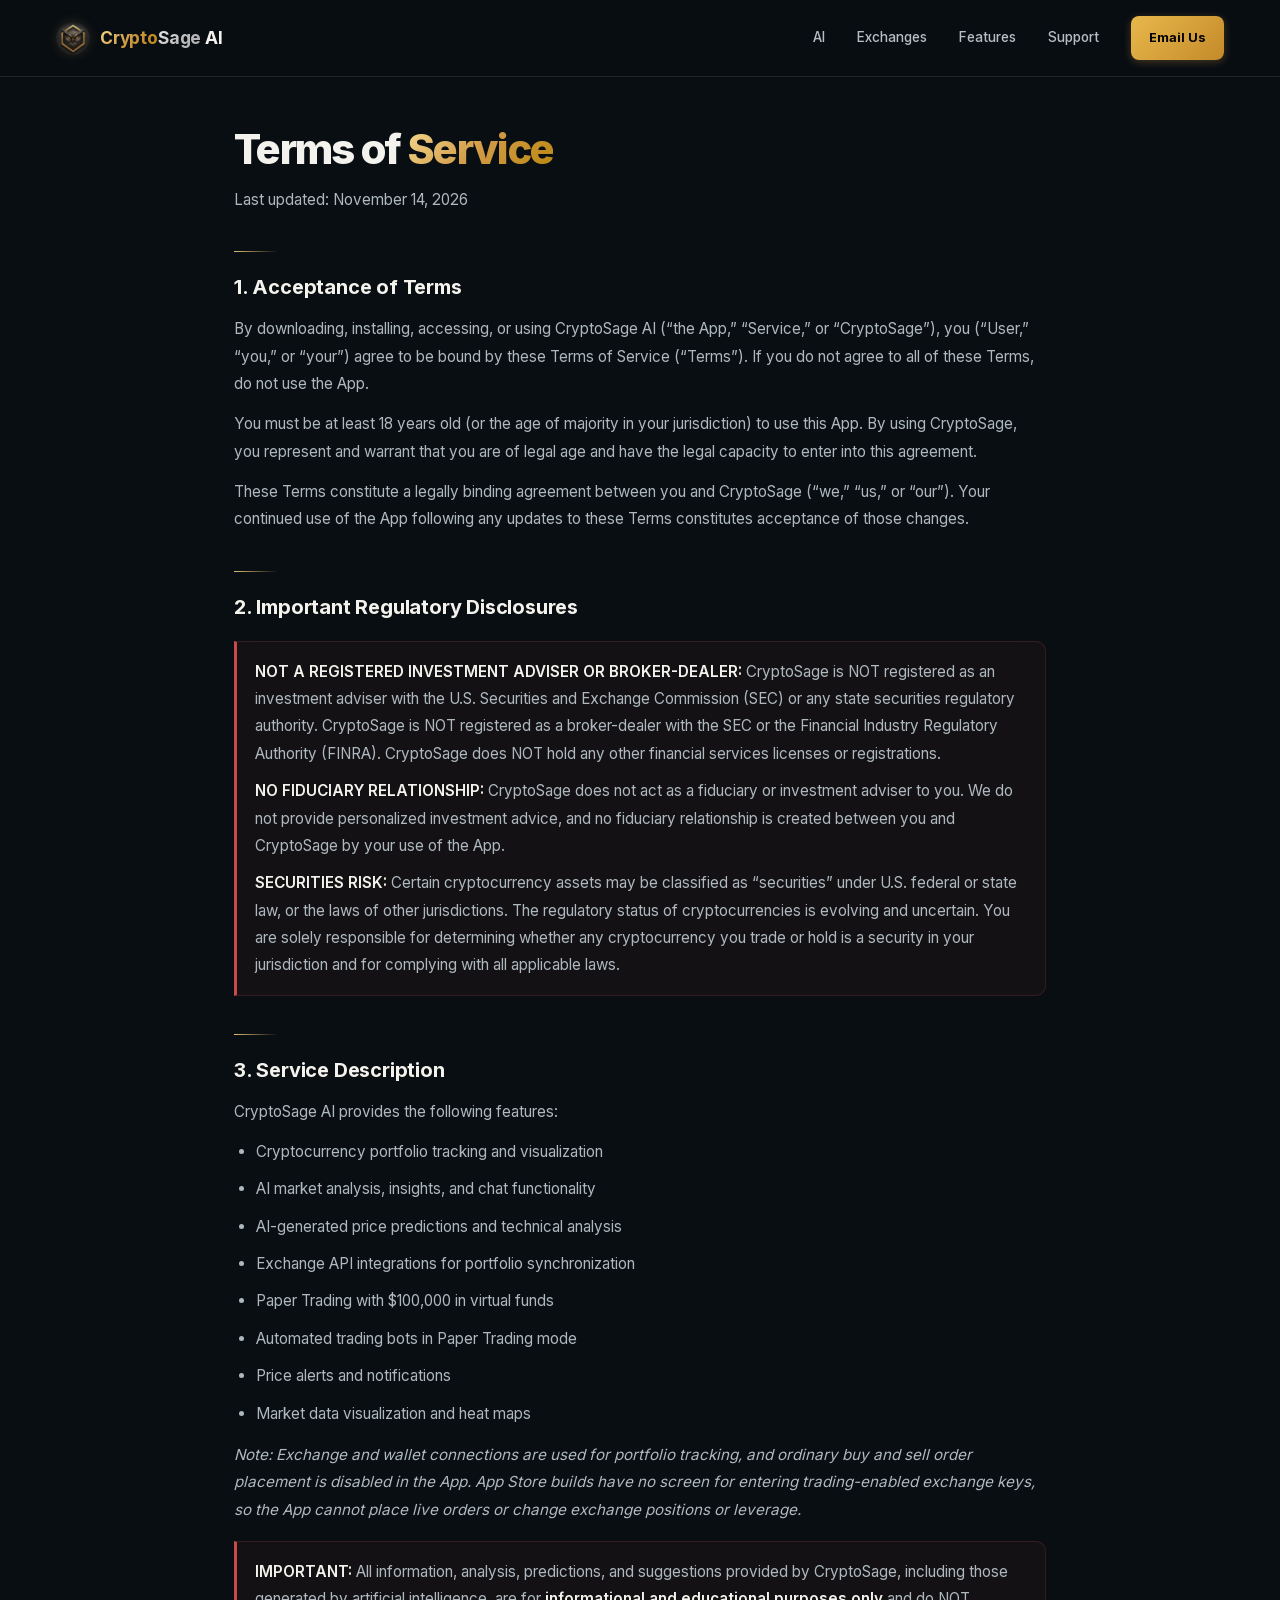
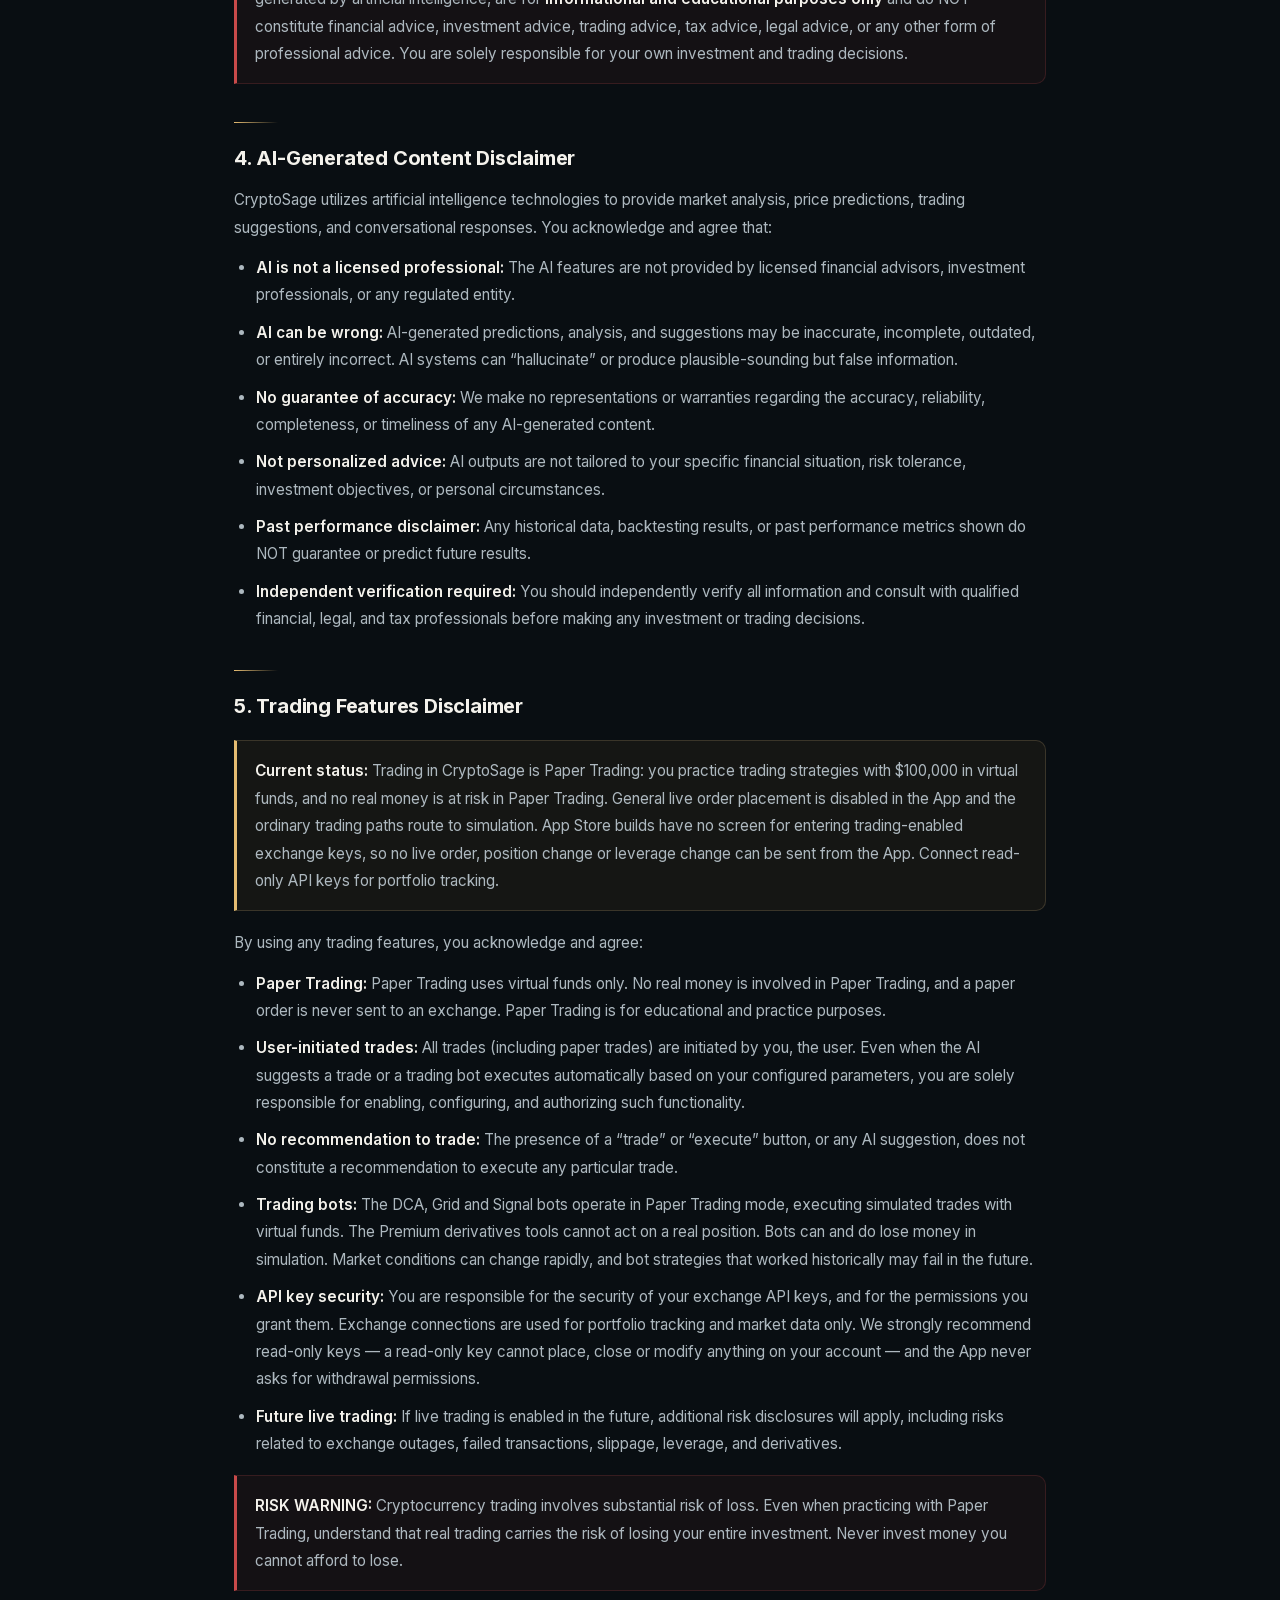
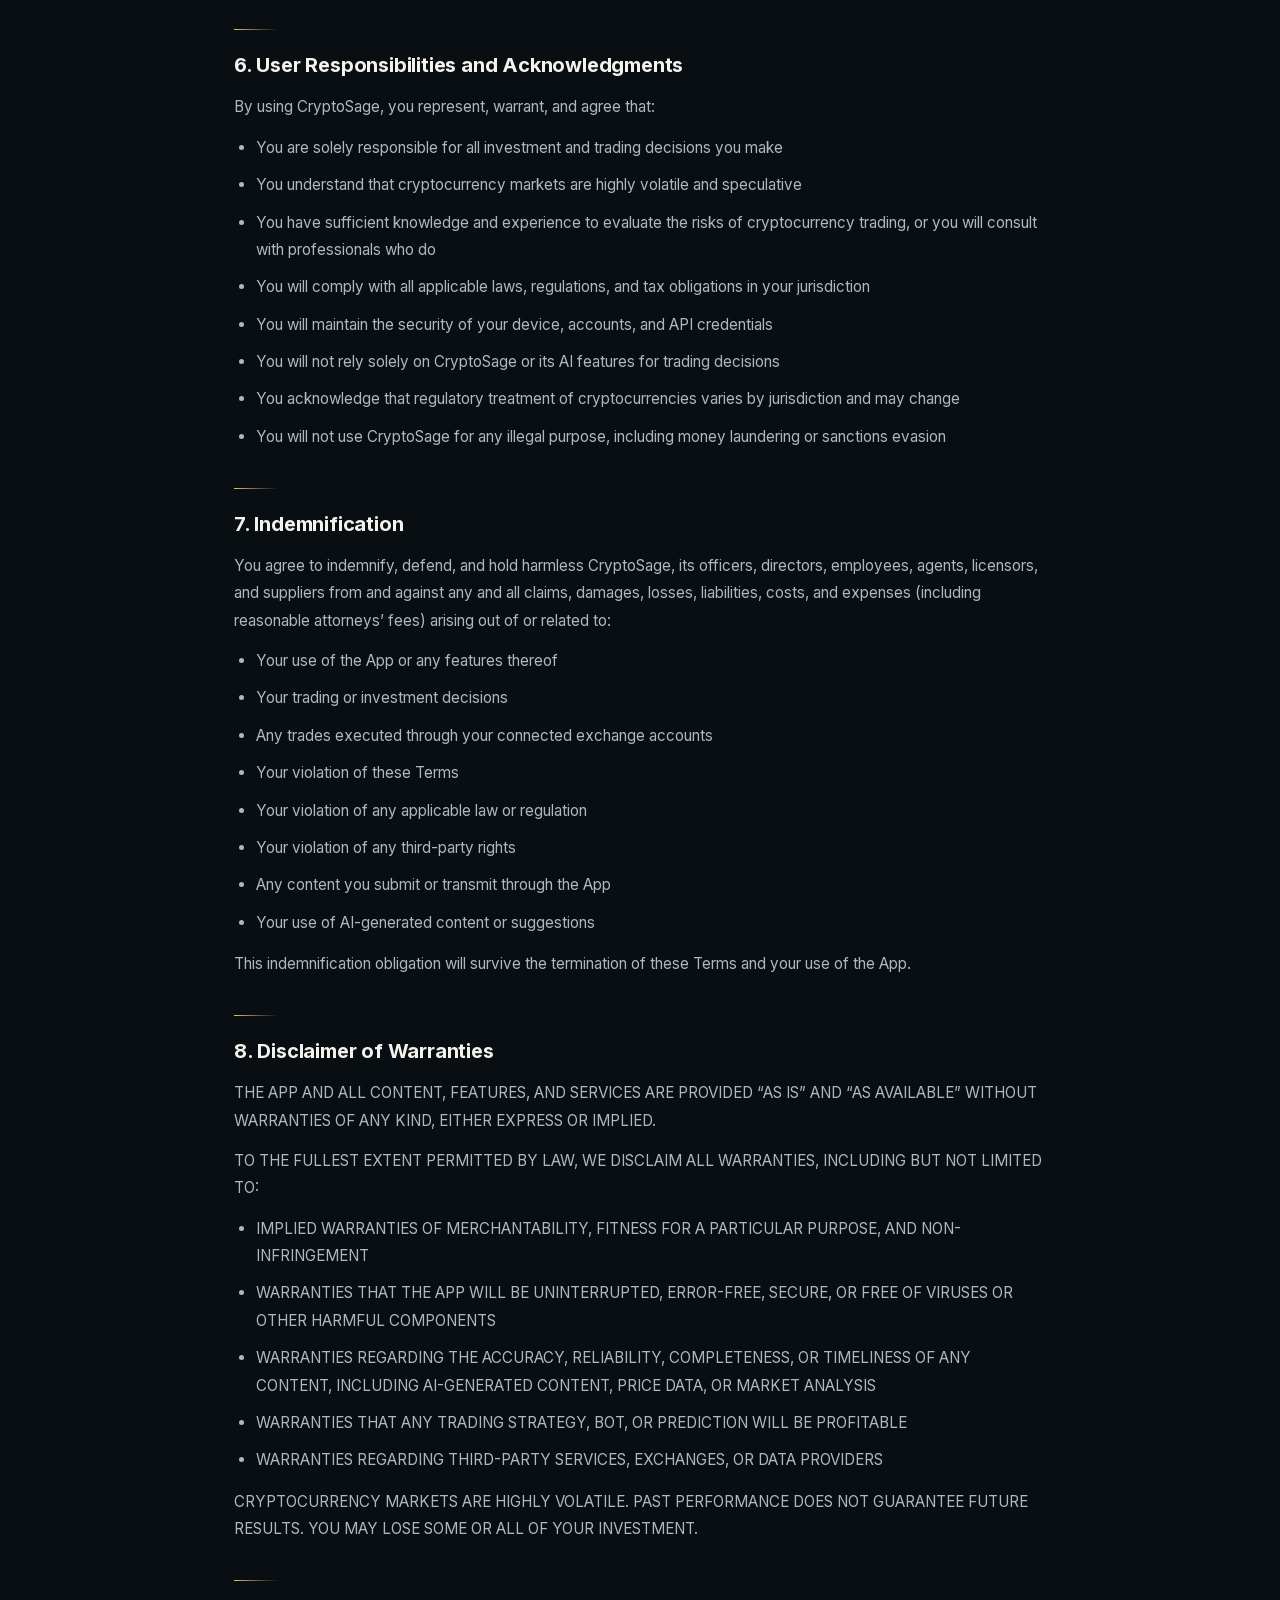
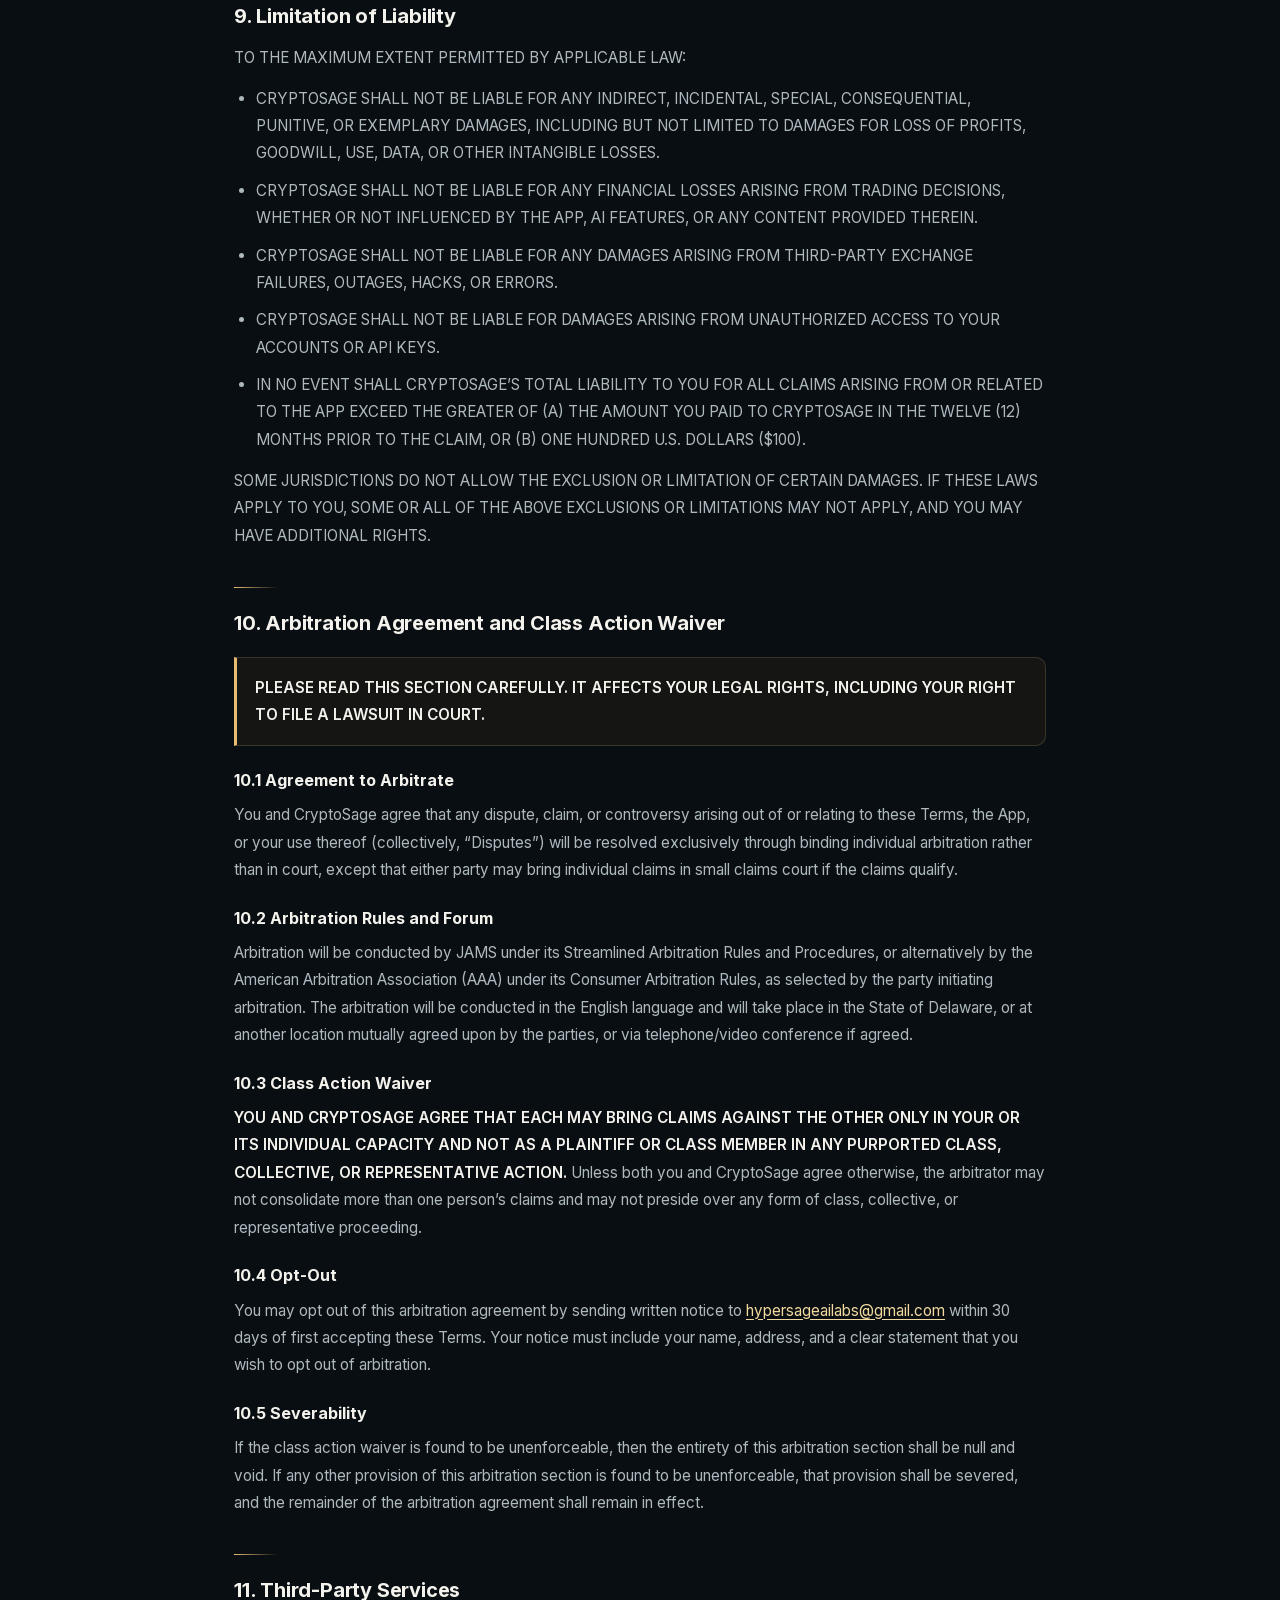
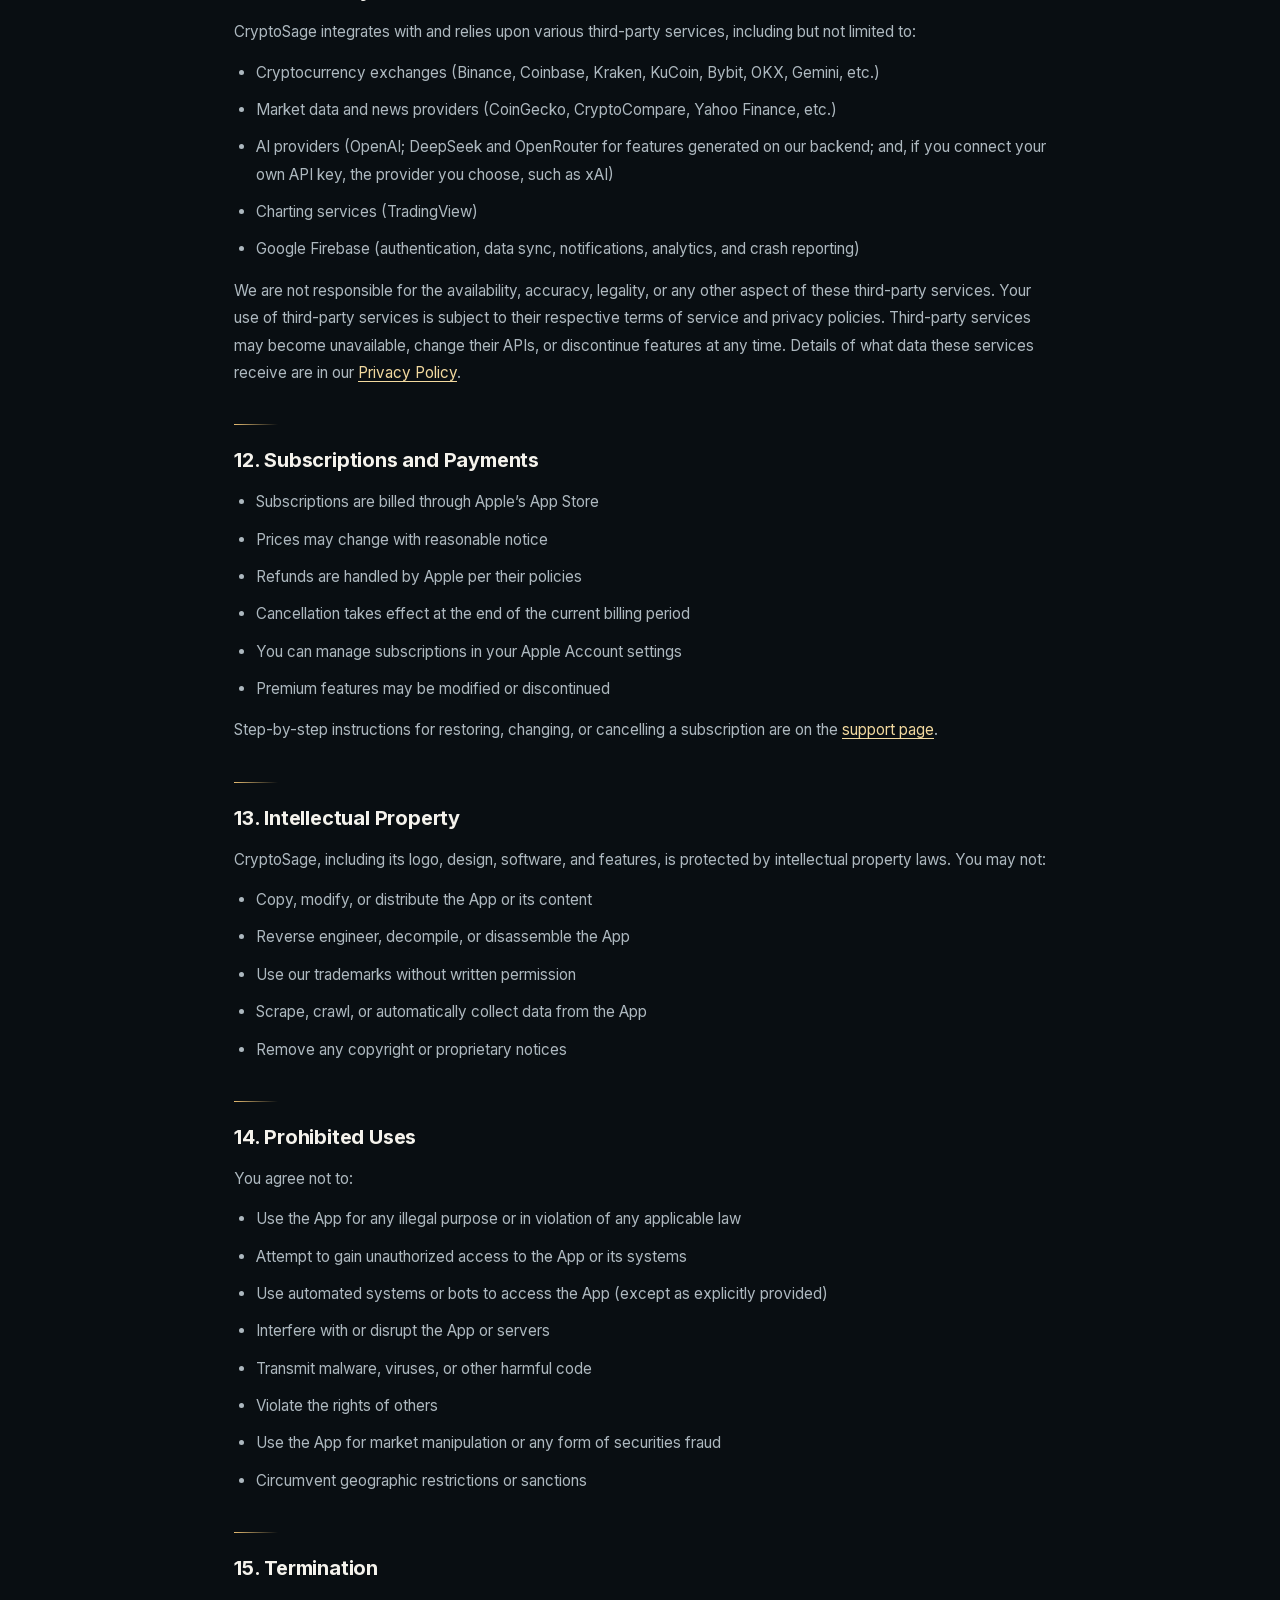
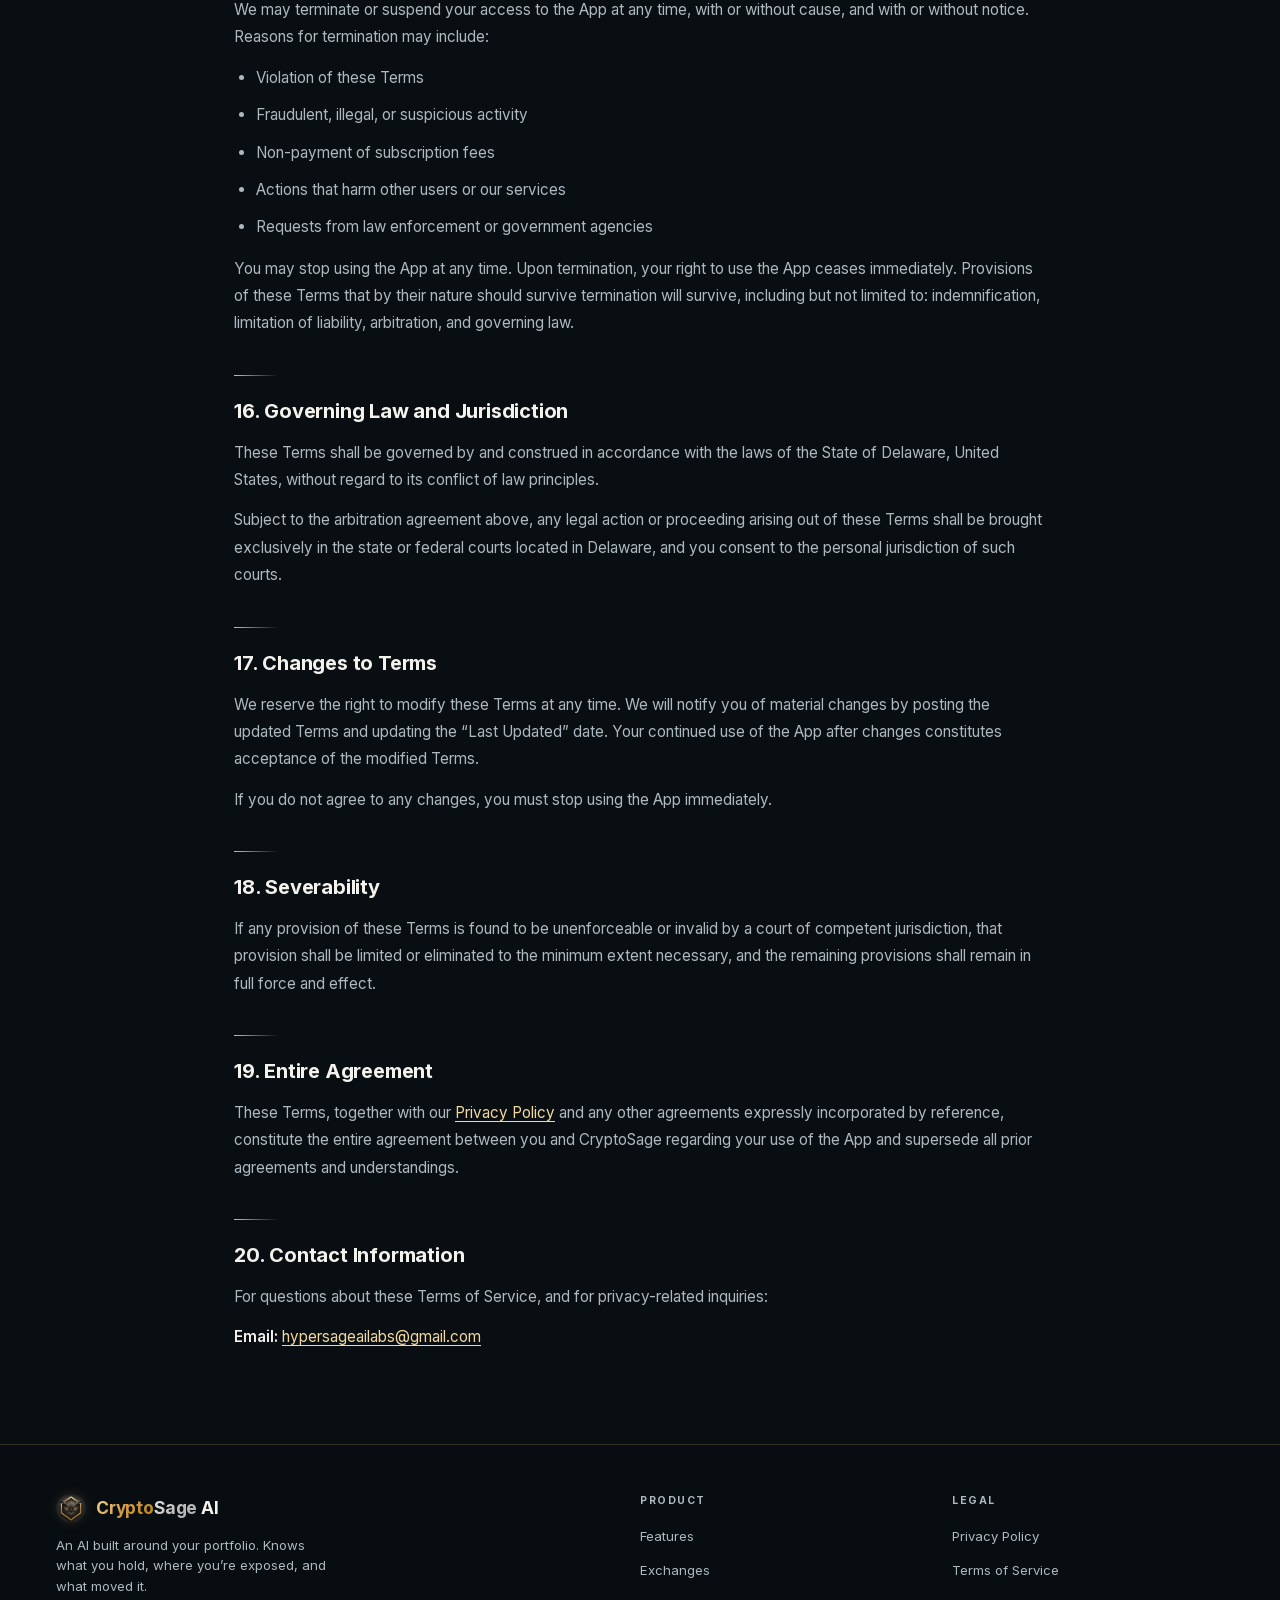
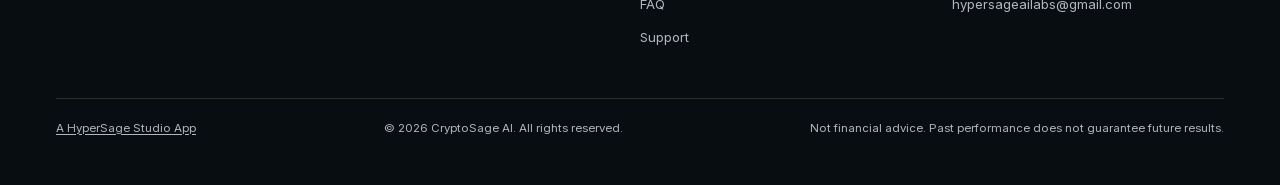
<file: terms.html>
<!DOCTYPE html>
<html lang="en">
<head>
  <meta charset="UTF-8">
  <meta name="viewport" content="width=device-width, initial-scale=1.0">
  <title>Terms of Service — CryptoSage AI</title>
  <meta name="description" content="CryptoSage AI Terms of Service: what the app does and does not do, AI and trading disclaimers, subscriptions, and your responsibilities.">
  <meta name="robots" content="index, follow">
  <link rel="canonical" href="https://cryptosageai.io/terms.html">
  <meta property="og:type" content="website">
  <meta property="og:title" content="Terms of Service — CryptoSage AI">
  <meta property="og:description" content="What the app does and does not do, AI and trading disclaimers, subscriptions, and your responsibilities.">
  <meta property="og:url" content="https://cryptosageai.io/terms.html">
  <meta property="og:site_name" content="CryptoSage AI">
  <meta property="og:image" content="https://cryptosageai.io/banner.jpg?v=20261030a">
  <meta name="twitter:card" content="summary_large_image">
  <meta name="twitter:title" content="CryptoSage AI — Terms of Service">
  <meta name="twitter:description" content="What the app does and does not do, AI and trading disclaimers, subscriptions, and your responsibilities.">
  <meta name="twitter:image" content="https://cryptosageai.io/banner.jpg?v=20261030a">
  <link rel="icon" href="favicon.ico?v=2" sizes="48x48">
  <link rel="icon" type="image/png" sizes="32x32" href="favicon-32x32.png?v=2">
  <link rel="icon" type="image/png" sizes="16x16" href="favicon-16x16.png?v=2">
  <link rel="apple-touch-icon" sizes="180x180" href="apple-touch-icon.png?v=2">

  <!-- Google Analytics GA4 — same property as the rest of the site -->
  <script async src="https://www.googletagmanager.com/gtag/js?id=G-BEYDD9LHM1"></script>
  <script>
    window.dataLayer = window.dataLayer || [];
    function gtag(){dataLayer.push(arguments);}
    gtag('js', new Date());
    gtag('config', 'G-BEYDD9LHM1');
  </script>
  <style>
    *, *::before, *::after { margin: 0; padding: 0; box-sizing: border-box; }
    :root {
      --bg: #010100;
      --fg: #eeeeee;
      --primary: #d09945;
      --muted-fg: gray;
      --border: rgba(208,153,69,0.12);
    }
    html { overflow-x: clip; scroll-padding-top: 80px; }
    body {
      font-family: 'Inter', -apple-system, BlinkMacSystemFont, 'Segoe UI', sans-serif;
      background: var(--bg); color: var(--fg); line-height: 1.6;
      -webkit-font-smoothing: antialiased; overflow-x: clip;
    }
    a { color: inherit; text-decoration: none; }
    img { max-width: 100%; display: block; }
    .container { max-width: 1152px; margin: 0 auto; padding: 0 24px; }
    .gradient-text-gold {
      background: linear-gradient(135deg, #f5d98e 0%, #d09945 50%, #b8860b 100%);
      -webkit-background-clip: text; -webkit-text-fill-color: transparent; background-clip: text;
      padding-bottom: 0.12em; margin-bottom: -0.12em;
    }
    .gradient-text-silver {
      background: linear-gradient(135deg, #e8e8e8 0%, silver 50%, #a8a9ad 100%);
      -webkit-background-clip: text; -webkit-text-fill-color: transparent; background-clip: text;
      padding-bottom: 0.12em; margin-bottom: -0.12em;
    }
    .navbar {
      position: fixed; top: 0; left: 0; right: 0; z-index: 100;
      background: rgba(1,1,0,0.7);
      backdrop-filter: saturate(180%) blur(16px);
      -webkit-backdrop-filter: saturate(180%) blur(16px);
      border-bottom: 1px solid var(--border);
      transform: translateZ(0); will-change: transform;
    }
    .navbar .container { display: flex; align-items: center; justify-content: space-between; height: 64px; }
    .nav-logo { display: flex; align-items: center; gap: 10px; font-weight: 700; font-size: 1.1rem; letter-spacing: -0.01em; }
    .nav-logo img { width: 34px; height: 34px; border-radius: 50%; box-shadow: 0 0 12px rgba(208,153,69,0.15); }
    .nav-links { display: flex; gap: 32px; align-items: center; }
    .nav-links a { font-size: 0.85rem; color: var(--muted-fg); transition: color 0.2s; font-weight: 500; }
    .nav-links a:hover { color: var(--fg); }
    .nav-links a.nav-cta {
      padding: 8px 18px; background: linear-gradient(135deg, #e8b84b, #c48a2a);
      color: #000000; font-weight: 700; font-size: 0.8rem; border-radius: 8px;
      box-shadow: 0 2px 8px rgba(208,153,69,0.3);
    }
    .nav-toggle { display: none; background: none; border: none; color: var(--fg); cursor: pointer; padding: 4px; }
    .nav-toggle svg { width: 24px; height: 24px; stroke: currentColor; fill: none; stroke-width: 2; }
    @media (max-width: 900px) {
      .nav-links { display: none; }
      .nav-links.open {
        display: flex; flex-direction: column; position: absolute;
        top: 64px; left: 0; right: 0;
        background: rgba(1,1,0,0.95); backdrop-filter: blur(16px);
        padding: 20px 24px; gap: 16px; border-bottom: 1px solid var(--border);
      }
      .nav-toggle { display: block; }
    }

    .legal-wrap { max-width: 780px; margin: 0 auto; padding: 130px 24px 80px; }
    .legal-wrap h1 { font-size: 2.6rem; font-weight: 800; letter-spacing: -0.03em; line-height: 1.15; }
    .legal-updated { color: var(--muted-fg); font-size: 0.85rem; margin: 12px 0 36px; }
    .legal-wrap h2 {
      font-size: 1.25rem; font-weight: 700; letter-spacing: -0.01em;
      margin: 44px 0 12px; padding-top: 20px; position: relative;
    }
    .legal-wrap h2::before {
      content: ''; position: absolute; top: 0; left: 0; width: 44px; height: 1px;
      background: linear-gradient(90deg, var(--primary), transparent);
    }
    .legal-wrap h3 { font-size: 1rem; font-weight: 700; margin: 22px 0 8px; }
    .legal-wrap p, .legal-wrap li { color: var(--muted-fg); font-size: 0.95rem; line-height: 1.7; margin-bottom: 13px; }
    .legal-wrap ul { padding-left: 22px; margin-bottom: 14px; }
    .legal-wrap li { margin-bottom: 10px; }
    .legal-wrap strong { color: var(--fg); font-weight: 600; }
    .legal-wrap a { color: #d4b068; text-decoration: underline; text-underline-offset: 3px; }
    .legal-wrap a:hover { color: #f0c65a; }
    .legal-note {
      background: rgba(208,153,69,0.06); border: 1px solid var(--border);
      border-left: 3px solid var(--primary); border-radius: 0 10px 10px 0;
      padding: 16px 18px; margin: 18px 0;
    }
    .legal-note p { margin-bottom: 0; color: var(--fg); }
    .legal-warning {
      background: rgba(200,74,74,0.06); border: 1px solid rgba(200,74,74,0.2);
      border-left: 3px solid #c84a4a; border-radius: 0 10px 10px 0;
      padding: 16px 18px; margin: 18px 0;
    }
    .legal-warning p { margin-bottom: 0; color: var(--fg); }
    .legal-warning p + p { margin-top: 10px; }
    @media (max-width: 600px) { .legal-wrap h1 { font-size: 2rem; } }

    footer { border-top: 1px solid var(--border); padding: 48px 0; }
    .footer-grid { display: grid; grid-template-columns: 2fr 1fr 1fr; gap: 40px; }
    .footer-brand p { font-size: 0.82rem; color: var(--muted-fg); margin-top: 12px; max-width: 280px; line-height: 1.55; }
    .footer-col h4 { font-size: 0.65rem; font-weight: 700; text-transform: uppercase; letter-spacing: 0.15em; color: var(--muted-fg); margin-bottom: 14px; }
    .footer-col ul { list-style: none; }
    .footer-col li { margin-bottom: 8px; }
    .footer-col a { font-size: 0.82rem; color: var(--muted-fg); transition: color 0.2s; }
    .footer-col a:hover { color: #d4b068; }
    .footer-bottom {
      margin-top: 40px; padding-top: 20px; border-top: 1px solid var(--border);
      display: flex; justify-content: space-between; align-items: center;
      font-size: 0.72rem; color: var(--muted-fg);
    }
    @media (max-width: 767px) {
      .footer-grid { grid-template-columns: 1fr; gap: 24px; }
      .footer-bottom { flex-direction: column; gap: 8px; text-align: center; }
    }
  </style>
  <meta name="color-scheme" content="dark">
  <meta name="theme-color" content="#090e12">
  <link rel="stylesheet" href="/site-polish.css?v=20261030a">
  <link rel="stylesheet" href="/site-legal.css?v=20261030a">
  <link rel="stylesheet" href="/site-accessibility.css?v=20261030a">
<link rel="stylesheet" href="fonts.css?v=20261030a">
</head>
<body class="legal-page">
<a class="skip-link" href="#main-content">Skip to content</a>

<!-- Navbar -->
<nav class="navbar" aria-label="Main navigation">
  <div class="container">
    <a href="index.html" class="nav-logo">
      <img src="owl-logo-72.webp" alt="CryptoSage AI" width="34" height="34" fetchpriority="high">
      <span><span class="gradient-text-gold">Crypto</span><span class="gradient-text-silver">Sage</span> AI</span>
    </a>
    <div class="nav-links" id="navLinks">
      <a href="index.html#ai">AI</a>
      <a href="index.html#exchanges">Exchanges</a>
      <a href="index.html#features">Features</a>
      <a href="support.html">Support</a>
      <a href="mailto:hypersageailabs@gmail.com?subject=CryptoSage%20Terms%20Question" class="nav-cta">Email Us</a>
    </div>
    <button class="nav-toggle" id="navToggle" type="button" aria-label="Open menu" aria-controls="navLinks" aria-expanded="false">
      <svg viewBox="0 0 24 24"><path d="M4 6h16M4 12h16M4 18h16" stroke-linecap="round"/></svg>
    </button>
  </div>
</nav>

<main class="legal-wrap" id="main-content" tabindex="-1">
  <h1>Terms of <span class="gradient-text-gold">Service</span></h1>
  <p class="legal-updated">Last updated: November 14, 2026</p>

  <h2>1. Acceptance of Terms</h2>
  <p>By downloading, installing, accessing, or using CryptoSage AI (&ldquo;the App,&rdquo; &ldquo;Service,&rdquo; or &ldquo;CryptoSage&rdquo;), you (&ldquo;User,&rdquo; &ldquo;you,&rdquo; or &ldquo;your&rdquo;) agree to be bound by these Terms of Service (&ldquo;Terms&rdquo;). If you do not agree to all of these Terms, do not use the App.</p>
  <p>You must be at least 18 years old (or the age of majority in your jurisdiction) to use this App. By using CryptoSage, you represent and warrant that you are of legal age and have the legal capacity to enter into this agreement.</p>
  <p>These Terms constitute a legally binding agreement between you and CryptoSage (&ldquo;we,&rdquo; &ldquo;us,&rdquo; or &ldquo;our&rdquo;). Your continued use of the App following any updates to these Terms constitutes acceptance of those changes.</p>

  <h2>2. Important Regulatory Disclosures</h2>
  <div class="legal-warning">
    <p><strong>NOT A REGISTERED INVESTMENT ADVISER OR BROKER-DEALER:</strong> CryptoSage is NOT registered as an investment adviser with the U.S. Securities and Exchange Commission (SEC) or any state securities regulatory authority. CryptoSage is NOT registered as a broker-dealer with the SEC or the Financial Industry Regulatory Authority (FINRA). CryptoSage does NOT hold any other financial services licenses or registrations.</p>
    <p><strong>NO FIDUCIARY RELATIONSHIP:</strong> CryptoSage does not act as a fiduciary or investment adviser to you. We do not provide personalized investment advice, and no fiduciary relationship is created between you and CryptoSage by your use of the App.</p>
    <p><strong>SECURITIES RISK:</strong> Certain cryptocurrency assets may be classified as &ldquo;securities&rdquo; under U.S. federal or state law, or the laws of other jurisdictions. The regulatory status of cryptocurrencies is evolving and uncertain. You are solely responsible for determining whether any cryptocurrency you trade or hold is a security in your jurisdiction and for complying with all applicable laws.</p>
  </div>

  <h2>3. Service Description</h2>
  <p>CryptoSage AI provides the following features:</p>
  <ul>
    <li>Cryptocurrency portfolio tracking and visualization</li>
    <li>AI market analysis, insights, and chat functionality</li>
    <li>AI-generated price predictions and technical analysis</li>
    <li>Exchange API integrations for portfolio synchronization</li>
    <li>Paper Trading with $100,000 in virtual funds</li>
    <li>Automated trading bots in Paper Trading mode</li>
    <li>Price alerts and notifications</li>
    <li>Market data visualization and heat maps</li>
  </ul>
  <p><em>Note: Exchange and wallet connections are used for portfolio tracking, and ordinary buy and sell order placement is disabled in the App. App Store builds have no screen for entering trading-enabled exchange keys, so the App cannot place live orders or change exchange positions or leverage.</em></p>
  <div class="legal-warning">
    <p><strong>IMPORTANT:</strong> All information, analysis, predictions, and suggestions provided by CryptoSage, including those generated by artificial intelligence, are for <strong>informational and educational purposes only</strong> and do NOT constitute financial advice, investment advice, trading advice, tax advice, legal advice, or any other form of professional advice. You are solely responsible for your own investment and trading decisions.</p>
  </div>

  <h2>4. AI-Generated Content Disclaimer</h2>
  <p>CryptoSage utilizes artificial intelligence technologies to provide market analysis, price predictions, trading suggestions, and conversational responses. You acknowledge and agree that:</p>
  <ul>
    <li><strong>AI is not a licensed professional:</strong> The AI features are not provided by licensed financial advisors, investment professionals, or any regulated entity.</li>
    <li><strong>AI can be wrong:</strong> AI-generated predictions, analysis, and suggestions may be inaccurate, incomplete, outdated, or entirely incorrect. AI systems can &ldquo;hallucinate&rdquo; or produce plausible-sounding but false information.</li>
    <li><strong>No guarantee of accuracy:</strong> We make no representations or warranties regarding the accuracy, reliability, completeness, or timeliness of any AI-generated content.</li>
    <li><strong>Not personalized advice:</strong> AI outputs are not tailored to your specific financial situation, risk tolerance, investment objectives, or personal circumstances.</li>
    <li><strong>Past performance disclaimer:</strong> Any historical data, backtesting results, or past performance metrics shown do NOT guarantee or predict future results.</li>
    <li><strong>Independent verification required:</strong> You should independently verify all information and consult with qualified financial, legal, and tax professionals before making any investment or trading decisions.</li>
  </ul>

  <h2>5. Trading Features Disclaimer</h2>
  <div class="legal-note">
    <p><strong>Current status:</strong> Trading in CryptoSage is Paper Trading: you practice trading strategies with $100,000 in virtual funds, and no real money is at risk in Paper Trading. General live order placement is disabled in the App and the ordinary trading paths route to simulation. App Store builds have no screen for entering trading-enabled exchange keys, so no live order, position change or leverage change can be sent from the App. Connect read-only API keys for portfolio tracking.</p>
  </div>
  <p>By using any trading features, you acknowledge and agree:</p>
  <ul>
    <li><strong>Paper Trading:</strong> Paper Trading uses virtual funds only. No real money is involved in Paper Trading, and a paper order is never sent to an exchange. Paper Trading is for educational and practice purposes.</li>
    <li><strong>User-initiated trades:</strong> All trades (including paper trades) are initiated by you, the user. Even when the AI suggests a trade or a trading bot executes automatically based on your configured parameters, you are solely responsible for enabling, configuring, and authorizing such functionality.</li>
    <li><strong>No recommendation to trade:</strong> The presence of a &ldquo;trade&rdquo; or &ldquo;execute&rdquo; button, or any AI suggestion, does not constitute a recommendation to execute any particular trade.</li>
    <li><strong>Trading bots:</strong> The DCA, Grid and Signal bots operate in Paper Trading mode, executing simulated trades with virtual funds. The Premium derivatives tools cannot act on a real position. Bots can and do lose money in simulation. Market conditions can change rapidly, and bot strategies that worked historically may fail in the future.</li>
    <li><strong>API key security:</strong> You are responsible for the security of your exchange API keys, and for the permissions you grant them. Exchange connections are used for portfolio tracking and market data only. We strongly recommend read-only keys &mdash; a read-only key cannot place, close or modify anything on your account &mdash; and the App never asks for withdrawal permissions.</li>
    <li><strong>Future live trading:</strong> If live trading is enabled in the future, additional risk disclosures will apply, including risks related to exchange outages, failed transactions, slippage, leverage, and derivatives.</li>
  </ul>
  <div class="legal-warning">
    <p><strong>RISK WARNING:</strong> Cryptocurrency trading involves substantial risk of loss. Even when practicing with Paper Trading, understand that real trading carries the risk of losing your entire investment. Never invest money you cannot afford to lose.</p>
  </div>

  <h2>6. User Responsibilities and Acknowledgments</h2>
  <p>By using CryptoSage, you represent, warrant, and agree that:</p>
  <ul>
    <li>You are solely responsible for all investment and trading decisions you make</li>
    <li>You understand that cryptocurrency markets are highly volatile and speculative</li>
    <li>You have sufficient knowledge and experience to evaluate the risks of cryptocurrency trading, or you will consult with professionals who do</li>
    <li>You will comply with all applicable laws, regulations, and tax obligations in your jurisdiction</li>
    <li>You will maintain the security of your device, accounts, and API credentials</li>
    <li>You will not rely solely on CryptoSage or its AI features for trading decisions</li>
    <li>You acknowledge that regulatory treatment of cryptocurrencies varies by jurisdiction and may change</li>
    <li>You will not use CryptoSage for any illegal purpose, including money laundering or sanctions evasion</li>
  </ul>

  <h2>7. Indemnification</h2>
  <p>You agree to indemnify, defend, and hold harmless CryptoSage, its officers, directors, employees, agents, licensors, and suppliers from and against any and all claims, damages, losses, liabilities, costs, and expenses (including reasonable attorneys&rsquo; fees) arising out of or related to:</p>
  <ul>
    <li>Your use of the App or any features thereof</li>
    <li>Your trading or investment decisions</li>
    <li>Any trades executed through your connected exchange accounts</li>
    <li>Your violation of these Terms</li>
    <li>Your violation of any applicable law or regulation</li>
    <li>Your violation of any third-party rights</li>
    <li>Any content you submit or transmit through the App</li>
    <li>Your use of AI-generated content or suggestions</li>
  </ul>
  <p>This indemnification obligation will survive the termination of these Terms and your use of the App.</p>

  <h2>8. Disclaimer of Warranties</h2>
  <p>THE APP AND ALL CONTENT, FEATURES, AND SERVICES ARE PROVIDED &ldquo;AS IS&rdquo; AND &ldquo;AS AVAILABLE&rdquo; WITHOUT WARRANTIES OF ANY KIND, EITHER EXPRESS OR IMPLIED.</p>
  <p>TO THE FULLEST EXTENT PERMITTED BY LAW, WE DISCLAIM ALL WARRANTIES, INCLUDING BUT NOT LIMITED TO:</p>
  <ul>
    <li>IMPLIED WARRANTIES OF MERCHANTABILITY, FITNESS FOR A PARTICULAR PURPOSE, AND NON-INFRINGEMENT</li>
    <li>WARRANTIES THAT THE APP WILL BE UNINTERRUPTED, ERROR-FREE, SECURE, OR FREE OF VIRUSES OR OTHER HARMFUL COMPONENTS</li>
    <li>WARRANTIES REGARDING THE ACCURACY, RELIABILITY, COMPLETENESS, OR TIMELINESS OF ANY CONTENT, INCLUDING AI-GENERATED CONTENT, PRICE DATA, OR MARKET ANALYSIS</li>
    <li>WARRANTIES THAT ANY TRADING STRATEGY, BOT, OR PREDICTION WILL BE PROFITABLE</li>
    <li>WARRANTIES REGARDING THIRD-PARTY SERVICES, EXCHANGES, OR DATA PROVIDERS</li>
  </ul>
  <p>CRYPTOCURRENCY MARKETS ARE HIGHLY VOLATILE. PAST PERFORMANCE DOES NOT GUARANTEE FUTURE RESULTS. YOU MAY LOSE SOME OR ALL OF YOUR INVESTMENT.</p>

  <h2>9. Limitation of Liability</h2>
  <p>TO THE MAXIMUM EXTENT PERMITTED BY APPLICABLE LAW:</p>
  <ul>
    <li>CRYPTOSAGE SHALL NOT BE LIABLE FOR ANY INDIRECT, INCIDENTAL, SPECIAL, CONSEQUENTIAL, PUNITIVE, OR EXEMPLARY DAMAGES, INCLUDING BUT NOT LIMITED TO DAMAGES FOR LOSS OF PROFITS, GOODWILL, USE, DATA, OR OTHER INTANGIBLE LOSSES.</li>
    <li>CRYPTOSAGE SHALL NOT BE LIABLE FOR ANY FINANCIAL LOSSES ARISING FROM TRADING DECISIONS, WHETHER OR NOT INFLUENCED BY THE APP, AI FEATURES, OR ANY CONTENT PROVIDED THEREIN.</li>
    <li>CRYPTOSAGE SHALL NOT BE LIABLE FOR ANY DAMAGES ARISING FROM THIRD-PARTY EXCHANGE FAILURES, OUTAGES, HACKS, OR ERRORS.</li>
    <li>CRYPTOSAGE SHALL NOT BE LIABLE FOR DAMAGES ARISING FROM UNAUTHORIZED ACCESS TO YOUR ACCOUNTS OR API KEYS.</li>
    <li>IN NO EVENT SHALL CRYPTOSAGE&rsquo;S TOTAL LIABILITY TO YOU FOR ALL CLAIMS ARISING FROM OR RELATED TO THE APP EXCEED THE GREATER OF (A) THE AMOUNT YOU PAID TO CRYPTOSAGE IN THE TWELVE (12) MONTHS PRIOR TO THE CLAIM, OR (B) ONE HUNDRED U.S. DOLLARS ($100).</li>
  </ul>
  <p>SOME JURISDICTIONS DO NOT ALLOW THE EXCLUSION OR LIMITATION OF CERTAIN DAMAGES. IF THESE LAWS APPLY TO YOU, SOME OR ALL OF THE ABOVE EXCLUSIONS OR LIMITATIONS MAY NOT APPLY, AND YOU MAY HAVE ADDITIONAL RIGHTS.</p>

  <h2>10. Arbitration Agreement and Class Action Waiver</h2>
  <div class="legal-note">
    <p><strong>PLEASE READ THIS SECTION CAREFULLY. IT AFFECTS YOUR LEGAL RIGHTS, INCLUDING YOUR RIGHT TO FILE A LAWSUIT IN COURT.</strong></p>
  </div>
  <h3>10.1 Agreement to Arbitrate</h3>
  <p>You and CryptoSage agree that any dispute, claim, or controversy arising out of or relating to these Terms, the App, or your use thereof (collectively, &ldquo;Disputes&rdquo;) will be resolved exclusively through binding individual arbitration rather than in court, except that either party may bring individual claims in small claims court if the claims qualify.</p>
  <h3>10.2 Arbitration Rules and Forum</h3>
  <p>Arbitration will be conducted by JAMS under its Streamlined Arbitration Rules and Procedures, or alternatively by the American Arbitration Association (AAA) under its Consumer Arbitration Rules, as selected by the party initiating arbitration. The arbitration will be conducted in the English language and will take place in the State of Delaware, or at another location mutually agreed upon by the parties, or via telephone/video conference if agreed.</p>
  <h3>10.3 Class Action Waiver</h3>
  <p><strong>YOU AND CRYPTOSAGE AGREE THAT EACH MAY BRING CLAIMS AGAINST THE OTHER ONLY IN YOUR OR ITS INDIVIDUAL CAPACITY AND NOT AS A PLAINTIFF OR CLASS MEMBER IN ANY PURPORTED CLASS, COLLECTIVE, OR REPRESENTATIVE ACTION.</strong> Unless both you and CryptoSage agree otherwise, the arbitrator may not consolidate more than one person&rsquo;s claims and may not preside over any form of class, collective, or representative proceeding.</p>
  <h3>10.4 Opt-Out</h3>
  <p>You may opt out of this arbitration agreement by sending written notice to <a href="mailto:hypersageailabs@gmail.com?subject=Arbitration%20Opt-Out">hypersageailabs@gmail.com</a> within 30 days of first accepting these Terms. Your notice must include your name, address, and a clear statement that you wish to opt out of arbitration.</p>
  <h3>10.5 Severability</h3>
  <p>If the class action waiver is found to be unenforceable, then the entirety of this arbitration section shall be null and void. If any other provision of this arbitration section is found to be unenforceable, that provision shall be severed, and the remainder of the arbitration agreement shall remain in effect.</p>

  <h2>11. Third-Party Services</h2>
  <p>CryptoSage integrates with and relies upon various third-party services, including but not limited to:</p>
  <ul>
    <li>Cryptocurrency exchanges (Binance, Coinbase, Kraken, KuCoin, Bybit, OKX, Gemini, etc.)</li>
    <li>Market data and news providers (CoinGecko, CryptoCompare, Yahoo Finance, etc.)</li>
    <li>AI providers (OpenAI; DeepSeek and OpenRouter for features generated on our backend; and, if you connect your own API key, the provider you choose, such as xAI)</li>
    <li>Charting services (TradingView)</li>
    <li>Google Firebase (authentication, data sync, notifications, analytics, and crash reporting)</li>
  </ul>
  <p>We are not responsible for the availability, accuracy, legality, or any other aspect of these third-party services. Your use of third-party services is subject to their respective terms of service and privacy policies. Third-party services may become unavailable, change their APIs, or discontinue features at any time. Details of what data these services receive are in our <a href="privacy-policy.html">Privacy Policy</a>.</p>

  <h2>12. Subscriptions and Payments</h2>
  <ul>
    <li>Subscriptions are billed through Apple&rsquo;s App Store</li>
    <li>Prices may change with reasonable notice</li>
    <li>Refunds are handled by Apple per their policies</li>
    <li>Cancellation takes effect at the end of the current billing period</li>
    <li>You can manage subscriptions in your Apple&nbsp;Account settings</li>
    <li>Premium features may be modified or discontinued</li>
  </ul>
  <p>Step-by-step instructions for restoring, changing, or cancelling a subscription are on the <a href="support.html#billing">support page</a>.</p>

  <h2>13. Intellectual Property</h2>
  <p>CryptoSage, including its logo, design, software, and features, is protected by intellectual property laws. You may not:</p>
  <ul>
    <li>Copy, modify, or distribute the App or its content</li>
    <li>Reverse engineer, decompile, or disassemble the App</li>
    <li>Use our trademarks without written permission</li>
    <li>Scrape, crawl, or automatically collect data from the App</li>
    <li>Remove any copyright or proprietary notices</li>
  </ul>

  <h2>14. Prohibited Uses</h2>
  <p>You agree not to:</p>
  <ul>
    <li>Use the App for any illegal purpose or in violation of any applicable law</li>
    <li>Attempt to gain unauthorized access to the App or its systems</li>
    <li>Use automated systems or bots to access the App (except as explicitly provided)</li>
    <li>Interfere with or disrupt the App or servers</li>
    <li>Transmit malware, viruses, or other harmful code</li>
    <li>Violate the rights of others</li>
    <li>Use the App for market manipulation or any form of securities fraud</li>
    <li>Circumvent geographic restrictions or sanctions</li>
  </ul>

  <h2>15. Termination</h2>
  <p>We may terminate or suspend your access to the App at any time, with or without cause, and with or without notice. Reasons for termination may include:</p>
  <ul>
    <li>Violation of these Terms</li>
    <li>Fraudulent, illegal, or suspicious activity</li>
    <li>Non-payment of subscription fees</li>
    <li>Actions that harm other users or our services</li>
    <li>Requests from law enforcement or government agencies</li>
  </ul>
  <p>You may stop using the App at any time. Upon termination, your right to use the App ceases immediately. Provisions of these Terms that by their nature should survive termination will survive, including but not limited to: indemnification, limitation of liability, arbitration, and governing law.</p>

  <h2>16. Governing Law and Jurisdiction</h2>
  <p>These Terms shall be governed by and construed in accordance with the laws of the State of Delaware, United States, without regard to its conflict of law principles.</p>
  <p>Subject to the arbitration agreement above, any legal action or proceeding arising out of these Terms shall be brought exclusively in the state or federal courts located in Delaware, and you consent to the personal jurisdiction of such courts.</p>

  <h2>17. Changes to Terms</h2>
  <p>We reserve the right to modify these Terms at any time. We will notify you of material changes by posting the updated Terms and updating the &ldquo;Last Updated&rdquo; date. Your continued use of the App after changes constitutes acceptance of the modified Terms.</p>
  <p>If you do not agree to any changes, you must stop using the App immediately.</p>

  <h2>18. Severability</h2>
  <p>If any provision of these Terms is found to be unenforceable or invalid by a court of competent jurisdiction, that provision shall be limited or eliminated to the minimum extent necessary, and the remaining provisions shall remain in full force and effect.</p>

  <h2>19. Entire Agreement</h2>
  <p>These Terms, together with our <a href="privacy-policy.html">Privacy Policy</a> and any other agreements expressly incorporated by reference, constitute the entire agreement between you and CryptoSage regarding your use of the App and supersede all prior agreements and understandings.</p>

  <h2>20. Contact Information</h2>
  <p>For questions about these Terms of Service, and for privacy-related inquiries:</p>
  <p><strong>Email:</strong> <a href="mailto:hypersageailabs@gmail.com?subject=CryptoSage%20Terms%20Question">hypersageailabs@gmail.com</a></p>
</main>

<footer>
  <div class="container">
    <div class="footer-grid">
      <div class="footer-brand">
        <a href="index.html" class="nav-logo"><img src="owl-logo-72.webp" alt="CryptoSage AI" width="30" height="30" loading="lazy" style="width:30px;height:30px;border-radius:50%"><span><span class="gradient-text-gold">Crypto</span><span class="gradient-text-silver">Sage</span> AI</span></a>
        <p>An AI built around your portfolio. Knows what you hold, where you&rsquo;re exposed, and what moved it.</p>
      </div>
      <div class="footer-col"><h4>Product</h4><ul><li><a href="index.html#features">Features</a></li><li><a href="index.html#exchanges">Exchanges</a></li><li><a href="index.html#faq">FAQ</a></li><li><a href="support.html">Support</a></li></ul></div>
      <div class="footer-col"><h4>Legal</h4><ul><li><a href="privacy-policy.html">Privacy Policy</a></li><li><a href="terms.html">Terms of Service</a></li><li><a href="mailto:hypersageailabs@gmail.com?subject=CryptoSage%20Support%20Request">hypersageailabs@gmail.com</a></li></ul></div>
    </div>
    <div class="footer-bottom">
      <p><a href="https://hypersage.ai/" target="_blank" rel="noopener" style="color:inherit;text-decoration:underline;text-underline-offset:2px">A HyperSage Studio App</a></p>
      <p>&copy; 2026 CryptoSage AI. All rights reserved.</p>
      <p>Not financial advice. Past performance does not guarantee future results.</p>
    </div>
  </div>
</footer>

<script src="/site-behavior.js?v=20261030a" defer></script>

</body>
</html>
</file>
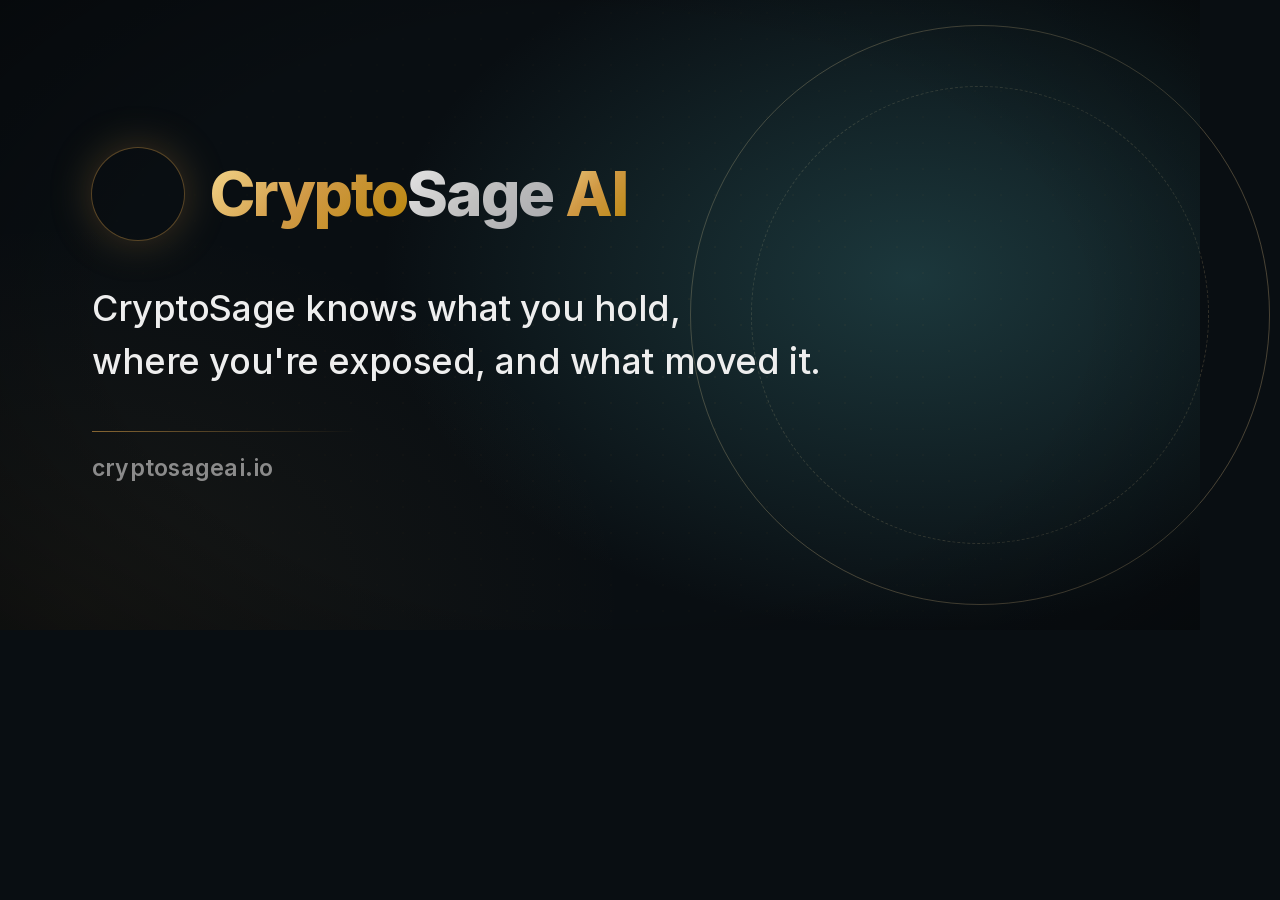
<file: tools/og-card.html>
<!DOCTYPE html>
<html lang="en">
<head>
<meta charset="utf-8">
<!--
  CryptoSage AI — social share card (og:image / twitter:image), 1200x630.

  THIS FILE IS THE SOURCE OF banner.jpg. Edit it and re-render with
  tools/render_og_card.mjs; never hand-paint the JPEG. The card it replaced
  (Aug 6 2026) had no source at all, which is why five text retractions swept
  the site and left the advice line "…and what to do about it", a $81,640
  balance, a +5.29% week and an "Ask AI: What position size should I use…"
  row alive in pixels for nineteen days. A repo-wide grep cannot see a JPEG.

  CLAIM LAW FOR THIS CARD (CryptoSage is a finance app; this surface is
  regulatory evidence — x-ads/cryptosage/AUDIT.json + x-ads/tools/COPY-LAW.md):
    * no price digits, no balances, no percentages, no performance figure
    * no prediction, price target, or countdown to a date
    * no advice framing ("what to do about it", "what position size", "buy")
    * no trading-execution claim
    * banned words include "AI-Powered" and "unlimited"
  Every string below is COPIED from a live post-retraction surface on
  index.html — the wordmark from the nav lockup (index.html:884-887) and the
  positioning line verbatim from og:description (index.html:19). Do not write
  a new sentence here; change index.html first, then copy it across.

  NO DEVICE SHOT ON PURPOSE. Both freshly captured frames (hero-home-dark.webp,
  app-ai-rebalance-dark.webp) legibly render dollar balances and percentage
  moves. On the page they are disclosed by a "Demo" chip and covered by
  site-audit-contract.json; shrunk into a 1200x630 card the balance stays the
  loudest thing on it while the disclosure chip becomes a smudge — which is the
  exact defect this rebuild exists to remove.
-->
<title>CryptoSage AI — share card</title>
<style>
  *, *::before, *::after { margin: 0; padding: 0; box-sizing: border-box; }

  /* Palette copied from index.html :root */
  :root {
    --bg: #090e12;
    --fg: #eeeeee;
    --primary: #d09945;
    --muted-fg: #8b8b8b;
  }

  html, body { width: 1200px; height: 630px; }

  body {
    background: var(--bg);
    font-family: 'Inter', -apple-system, BlinkMacSystemFont, 'Segoe UI', sans-serif;
    -webkit-font-smoothing: antialiased;
    overflow: hidden;
    position: relative;
  }

  /* Warm field — the same gold radial the site's hero paints behind its H1 */
  .glow-a, .glow-b, .dots, .vignette, .seal-wash {
    position: absolute; inset: 0; pointer-events: none;
  }
  .glow-a {
    background: radial-gradient(ellipse 780px 520px at 76% 44%,
                rgba(56,118,123,0.4), transparent 68%);
  }
  .glow-b {
    background: radial-gradient(ellipse 900px 620px at 6% 96%,
                rgba(208,153,69,0.07), transparent 62%);
  }
  .dots {
    background-image: radial-gradient(rgba(208,153,69,0.085) 1px, transparent 1px);
    background-size: 26px 26px;
    opacity: 0.55;
    -webkit-mask-image: radial-gradient(ellipse 900px 560px at 60% 50%, #000 10%, transparent 78%);
            mask-image: radial-gradient(ellipse 900px 560px at 60% 50%, #000 10%, transparent 78%);
  }
  .vignette {
    background: radial-gradient(ellipse 1150px 700px at 50% 50%, transparent 42%, rgba(0,0,0,0.72) 100%);
  }

  /* Brand watermark: the shipped hexagon owl seal, art only, carries no claim */
  .watermark {
    position: absolute;
    right: -168px; top: 50%;
    width: 660px; height: 660px;
    transform: translateY(-50%);
    background-image: var(--seal);
    background-size: contain;
    background-repeat: no-repeat;
    opacity: 0.13;
    filter: saturate(1.25) contrast(1.05);
    -webkit-mask-image: radial-gradient(circle at 46% 50%, #000 30%, transparent 70%);
            mask-image: radial-gradient(circle at 46% 50%, #000 30%, transparent 70%);
  }

  /* Gradient type, lifted from .gradient-text-gold / .gradient-text-silver */
  .g-gold {
    background: linear-gradient(135deg, #f5d98e 0%, #d09945 50%, #b8860b 100%);
    -webkit-background-clip: text; background-clip: text;
    -webkit-text-fill-color: transparent;
  }
  .g-silver {
    background: linear-gradient(135deg, #e8e8e8 0%, silver 50%, #a8a9ad 100%);
    -webkit-background-clip: text; background-clip: text;
    -webkit-text-fill-color: transparent;
  }

  .card {
    position: relative;
    width: 1200px; height: 630px;
    padding: 0 92px;
    display: flex; flex-direction: column; justify-content: center;
    align-items: flex-start;
  }

  .lockup { display: flex; align-items: center; gap: 26px; }
  .seal {
    width: 92px; height: 92px; border-radius: 50%;
    background-image: var(--seal);
    background-size: cover;
    box-shadow: 0 0 0 1px rgba(208,153,69,0.32), 0 0 44px rgba(208,153,69,0.28);
    flex: none;
  }
  .wordmark {
    font-size: 62px; font-weight: 800; letter-spacing: -0.032em;
    line-height: 1.05; white-space: nowrap;
    padding-bottom: 0.1em; margin-bottom: -0.1em;   /* descender clip guard */
  }

  /* Two lines, broken by hand in the markup. `text-wrap: balance` was tried and
     removed: it re-flowed the same sentence to three short lines when the font
     size moved by 2px, so the composition was not reproducible. */
  .line {
    margin-top: 42px;
    font-size: 36px; font-weight: 500; line-height: 1.46;
    letter-spacing: -0.012em;
    color: var(--fg);
    white-space: pre-line;
  }

  .rule {
    margin-top: 44px; width: 264px; height: 1px;
    background: linear-gradient(90deg, rgba(208,153,69,0.62), rgba(208,153,69,0));
  }
  .domain {
    margin-top: 22px;
    font-size: 23px; font-weight: 600; letter-spacing: 0.01em;
    color: var(--muted-fg);
  }
.watermark { opacity:.07; } .orbit { position:absolute; left:690px; top:25px; width:580px; height:580px; border:1px solid rgba(221,190,133,.3); border-radius:50%; } .orbit:after {content:"";position:absolute;inset:60px;border:1px dashed rgba(221,190,133,.2);border-radius:50%;} </style>
<link rel="stylesheet" href="../fonts.css?v=20261030a">
</head>
<body><div class="orbit" aria-hidden="true"></div>
  <div class="glow-a"></div>
  <div class="glow-b"></div>
  <div class="dots"></div>
  <div class="watermark"></div>
  <div class="vignette"></div>

  <div class="card">
    <!-- Product name: the nav lockup from index.html:886, same gold/silver split -->
    <div class="lockup">
      <div class="seal" role="img" aria-label="CryptoSage AI"></div>
      <div class="wordmark"><span class="g-gold">Crypto</span><span class="g-silver">Sage</span><span class="g-gold"> AI</span></div>
    </div>

    <!-- Positioning line: VERBATIM og:description, index.html:19. The only edit
         permitted here is where the line wraps. -->
    <p class="line">CryptoSage knows what you hold,
where you're exposed, and what moved it.</p>

    <div class="rule"></div>
    <div class="domain">cryptosageai.io</div>
  </div>
</body>
</html>
</file>
<file: site-polish.css>
/* CryptoSage · Celestial Observatory. Brand roles shared across the public site. */
:root {
  color-scheme: dark;
  --bg: #090e12; --fg: #f4f2ec; --card: #10181e; --card-fg: #f4f2ec;
  --primary: #e5bc72; --primary-fg: #11120f; --muted: #142027;
  --muted-fg: #adb8bf; --accent: #25322d; --accent-fg: #f4f2ec;
  --border: rgba(221,190,133,.19); --gold-glow: rgba(221,190,133,.09);
  --sky: 56,118,123; --starlight: #f2d99f;
}
body { background: var(--bg); color: var(--fg); }
section { position: relative; }
section:not(.hero) { background-image: radial-gradient(ellipse at 100% 25%,rgba(var(--sky),.065),transparent 60%); }
.container { max-width: 1224px; padding-inline: max(28px,env(safe-area-inset-left)); }
a:focus-visible,button:focus-visible,input:focus-visible,summary:focus-visible { outline: 2px solid var(--starlight); outline-offset: 5px; }
button,a,input { -webkit-tap-highlight-color: transparent; }
.skip-link { position: fixed; z-index: 200; top: 10px; left: 16px; padding: 12px 20px; color: #090e12; background: var(--starlight); border-radius: 8px; transform: translateY(-150%); }
.skip-link:focus { transform: none; }
.navbar { background: rgba(9,14,18,.9); border-color: rgba(220,196,146,.13); }
.navbar .container { height: 76px; }
.nav-logo { font-size: 1.08rem; }
.nav-links a { min-height: 44px; display: inline-flex; align-items: center; color: #b5bec5; }
.nav-links a.nav-cta { min-height: 44px; }
.nav-toggle,.scroll-top { min-width: 44px; min-height: 44px; }
.hero { padding: 136px 0 72px; isolation: isolate; border-bottom: 1px solid var(--border); }
.hero .container { position: relative; z-index: 1; }
.hero::before,.hero::after,.hero-phone-wrap::before { display: none; }
.celestial-field { position: absolute; inset: 0; overflow: hidden; pointer-events: none; z-index: 0; background: radial-gradient(ellipse at 78% 40%,rgba(var(--sky),.22),transparent 57%),radial-gradient(ellipse at 20% 80%,rgba(177,130,57,.06),transparent 45%); }
.celestial-halo { position: absolute; width: 820px; aspect-ratio: 1; top: -100px; left: calc(75% - 410px); border-radius: 50%; background: radial-gradient(circle,transparent 34%,rgba(218,180,102,.035) 43%,rgba(var(--sky),.13) 51%,transparent 64%); }
.celestial-orbit { position: absolute; width: 720px; aspect-ratio: 1; left: calc(75% - 360px); top: -22px; border: 1px solid rgba(216,184,122,.18); border-radius: 50%; transform: rotate(-25deg); }
.celestial-orbit::before,.celestial-orbit::after { content: ''; position: absolute; width: 7px; height: 7px; border-radius: 50%; background: var(--starlight); box-shadow: 0 0 15px rgba(235,193,109,.65); left: 14%; top: 14%; }
.celestial-orbit::after { left: auto; top: auto; bottom: 14%; right: 14%; width: 4px; height: 4px; }
.orbit-two { width: 560px; left: calc(75% - 280px); top: 58px; border-style: dashed; border-color: rgba(216,184,122,.12); transform: rotate(28deg); }
.orbit-two::before,.orbit-two::after { display: none; }
.celestial-stars { position: absolute; inset: 0; opacity: .65; background-image: radial-gradient(circle at 10% 22%,#edd6a4 0 1px,transparent 1.6px),radial-gradient(circle at 38% 12%,#d4e3e4 0 1px,transparent 1.8px),radial-gradient(circle at 50% 75%,#edd6a4 0 1px,transparent 1.7px),radial-gradient(circle at 95% 67%,#edd6a4 0 1.5px,transparent 2.2px),radial-gradient(circle at 59% 35%,#d4e3e4 0 1px,transparent 1.6px),radial-gradient(circle at 7% 78%,#d4e3e4 0 1px,transparent 1.5px),radial-gradient(circle at 88% 16%,#edd6a4 0 1px,transparent 1.7px),radial-gradient(circle at 62% 89%,#edd6a4 0 1px,transparent 1.7px); }
.constellation { position: absolute; width: 750px; height: 750px; left: calc(75% - 375px); top: -25px; stroke: rgba(199,191,154,.14); stroke-width: 1; }
.constellation circle { fill: #c3b78f; stroke: none; opacity: .6; }
.hero-layout { gap: 56px; }
.hero .hero-text { flex: 1.15; }
.hero .platform-badge { background: rgba(17,28,32,.7); color: #c6cdd0; border-color: rgba(216,184,122,.22); margin-bottom: 28px; font-size: .75rem; }
.hero-eyebrow { color: var(--primary); font-size: .73rem; letter-spacing: .12em; text-transform: uppercase; font-weight: 600; margin-bottom: 18px; }
.hero h1 { font-size: clamp(3.3rem,5.7vw,5rem); line-height: 1.03; letter-spacing: -.055em; font-weight: 650; }
.hero-gold { display: inline-block; font-family: Georgia,'Times New Roman',serif; font-size: 1.15em; font-weight: 400; font-style: italic; letter-spacing: -.055em; color: var(--starlight); padding-right: .1em; padding-bottom: .06em; }
.hero .subtitle { max-width: 470px; font-size: 1.08rem; line-height: 1.75; color: #b9c3c9; }
.hero-buttons { gap: 12px; margin-top: 28px; }
.btn-gold,.btn-outline { min-height: 50px; padding: 13px 21px; border-radius: 10px; font-size: .85rem; }
.btn-gold { background: linear-gradient(120deg,#f0d498,#d5aa59); box-shadow: 0 5px 22px rgba(211,167,81,.14); color: #17150e; }
.btn-outline { color: #e6d9bf; background: rgba(17,26,31,.7); border-color: rgba(225,201,154,.25); }
.hero-note { color: #9eabb4; font-size: .73rem; margin-top: 20px; display: flex; gap: 11px; flex-wrap: wrap; }
.hero .hero-screenshot { flex: 1; flex-direction: column; align-items: center; gap: 20px; }
.hero .hero-phone-frame { width: 292px; max-width: 100%; padding: 7px; border: 1px solid #998360; border-radius: 42px; box-shadow: 0 32px 80px rgba(0,0,0,.55),0 0 0 5px rgba(225,201,154,.025); }
.hero .hero-phone-frame .phone-screen,.hero .hero-phone-frame img { border-radius: 34px; }
.hero-rotator .hero-slide,.hero-rotator .hero-slide:not(.hs-1) { position: relative; opacity: 1; animation: none; }
.hero-rotator .hero-slide[hidden] { display: none; }
.hero-view-controls { display: flex; padding: 4px; gap: 3px; border: 1px solid var(--border); border-radius: 999px; background: #10191d; }
.hero-view-controls[hidden] { display: none; }
.hero-view-controls button { min-height: 44px; padding: 0 16px; border-radius: 999px; background: transparent; color: #a9b6bd; border: 0; font: 500 .75rem 'Inter',sans-serif; cursor: pointer; }
.hero-view-controls button[aria-pressed="true"] { background: #e4c788; color: #1a1c18; }
.screenshot-note { font-size: .66rem; color: #a1afb8; letter-spacing: .015em; }
.hero-screenshot .screenshot-note { margin-top: -10px; }
@media(min-width:768px) { .hero-layout { align-items: center; } .hero h1 { margin:0; } .hero .subtitle { margin: 23px 0 0; } .hero-buttons { justify-content:flex-start; } }
.section-title,.showcase-header h2 { font-weight: 650; letter-spacing: -.04em; }
.section-label { color: #e4c788; font-size: .73rem; }
.section-desc { color: var(--muted-fg); }
.phone-card .phone-front,.hero-phone-frame .phone-front { animation: none; opacity: 1; }
.phone-back { display:none; }
.shimmer-text { animation: none; }
.phone-card .hero-phone-frame { border-color: rgba(219,197,153,.35); box-shadow: 0 18px 45px rgba(0,0,0,.3); }
.phone-card .phone-front { cursor: zoom-in; }
.feature-card,.price-card { background: linear-gradient(150deg,#131d23,#0e151b); border-color: var(--border); }
.price-card.popular { background: linear-gradient(150deg,#21271e,#111c21); }
.download-action { margin: 28px 0; text-align: center; }
.signup-intro { font-size:.85rem; color: var(--muted-fg); margin-top: 36px; }
.cta-section { background: radial-gradient(ellipse at 50% 100%,rgba(var(--sky),.21),transparent 70%),var(--bg); }
footer { border-top: 1px solid var(--border); background: #080d11; }
.screen-dialog { color: var(--fg); border: 1px solid var(--border); border-radius: 20px; padding: 16px; background:#10191e; width: min(480px,calc(100vw - 24px)); max-height: calc(100dvh - 24px); overflow: auto; margin: auto; }
.screen-dialog::backdrop { background:rgba(3,7,10,.9); backdrop-filter:blur(8px); }
.screen-dialog header { display:flex; justify-content:space-between; align-items:center; margin-bottom:12px; }
.screen-dialog h2 { font-size:.9rem; font-weight:500; }
.screen-dialog button { width:44px; height:44px; background:transparent; border:1px solid var(--border); border-radius:50%; color:var(--fg); font-size:1.3rem; cursor:pointer; }
.screen-dialog img { width:auto; max-width:100%; max-height:76dvh; margin:auto; border-radius:22px; }
.screen-dialog p { font-size:.75rem; color:var(--muted-fg); margin:12px 0 0; }
.gallery-hint { text-align:center; color:var(--muted-fg); font-size:.75rem; margin-top:28px; }
@media(max-width:1100px) and (min-width:768px) { .hero-layout { gap:32px; } .hero h1 { font-size:3.8rem; } .hero .hero-phone-frame { width:254px; } .hero-buttons { flex-direction: column; align-items: flex-start; } .hero .hero-text { flex:1.2; } }
@media(max-width:767px) { .navbar .container { height:68px; } .container { padding-inline:max(24px,env(safe-area-inset-left)); } .hero { padding:112px 0 48px; } .hero-layout { gap:36px; } .hero h1 { font-size:clamp(3.3rem,12vw,4.5rem); } .hero .subtitle { max-width:470px; font-size:1rem; margin-top:20px; } .hero .platform-badge { margin-bottom:24px; } .hero-eyebrow { font-size:.64rem; } .hero-buttons { flex-direction:column; align-items:stretch; max-width:340px; margin-inline:auto; } .hero-buttons a { justify-content:center; } .hero-note { justify-content:center; gap:8px; font-size:.67rem; } .hero .hero-screenshot { margin-top:8px; } .hero .hero-phone-frame { width:264px; } .celestial-halo { top:530px; left:calc(50% - 410px); } .celestial-orbit { top:590px; left:calc(50% - 360px); } .orbit-two { top:670px; left:calc(50% - 280px); } .constellation { top:570px; left:calc(50% - 375px); } .section-title,.showcase-header h2 { font-size:2.1rem; } .nav-links.open { top:68px; background:#10191e; border-bottom:1px solid var(--border); } }
@media(prefers-reduced-motion:reduce) { *,*::before,*::after { animation:none!important; transition:none!important; scroll-behavior:auto!important; } }
@media(prefers-contrast:more) { :root { --muted-fg:#d4dbe0; --border:#71828c; } }
/* Flex children must be allowed to reflow when readers enlarge text. */
.hero .hero-text, .hero .hero-screenshot { min-width: 0; max-width: 100%; }
.hero h1, .hero-eyebrow, .hero .subtitle { overflow-wrap: anywhere; }
@media(max-width:767px) { .hero .hero-text { width:100%; } }

.toggle-btn { min-height: 44px; }
@media(max-width:767px) { .footer-col a { display:inline-flex; min-height:44px; align-items:center; } }

.phone-front:focus-visible { outline:3px solid var(--starlight); outline-offset:-5px; }
</file>
<file: site-accessibility.css>
/* Load after the page's visual styles. Core content is visible without JavaScript. */
.anim, .anim.visible { opacity: 1; transform: none; }
.faq-a, .faq-item.open .faq-a { max-height: none; overflow: visible; transition: none; }
.faq-a[hidden] { display: none; }
.sr-only {
  position: absolute !important; width: 1px; height: 1px; padding: 0;
  margin: -1px; overflow: hidden; clip-path: inset(50%); white-space: nowrap; border: 0;
}
:where(a, button, input, summary, select):focus-visible {
  outline: 3px solid #f5d98e; outline-offset: 5px; border-radius: 4px;
}
button:disabled { cursor: wait; opacity: .7; }
.signup-status { min-height: 1.6em; margin: 12px auto 0; max-width: 48ch; font-size: .88rem; color: #d7c8a7; }
.signup-form:not([data-enhanced]), .pricing-toggle:not([data-enhanced]) { display: none; }
@media (max-width: 900px) {
  html:not(.site-nav-enhanced) .navbar { position: relative; }
  html:not(.site-nav-enhanced) .navbar .container { height: auto; min-height: 64px; flex-wrap: wrap; padding-top: 14px; padding-bottom: 14px; gap: 14px; }
  html:not(.site-nav-enhanced) .nav-links { display: flex; width: 100%; flex-wrap: wrap; gap: 10px 20px; }
  html:not(.site-nav-enhanced) .nav-toggle { display: none; }
  .nav-toggle { min-width: 44px; min-height: 44px; }
  .nav-links.open a { min-height: 44px; display: inline-flex; align-items: center; }
}
@media (prefers-reduced-motion: no-preference) {
  @keyframes site-reveal-entry { from { opacity: .35; transform: translateY(14px); } to { opacity: 1; transform: none; } }
  .site-reveal-enter { animation: site-reveal-entry .5s ease-out both; }
}
@media (prefers-reduced-motion: reduce) {
  *, *::before, *::after { animation: none !important; transition: none !important; scroll-behavior: auto !important; }
  .anim, .anim.visible { opacity: 1 !important; transform: none !important; }
}

@media (min-width: 768px) and (max-width: 900px) { .site-nav-enhanced .nav-links.open { top: 76px; } }

.scroll-top:not(.show) { visibility: hidden; }
</file>
<file: fonts.css>
/* Inter, licensed under SIL OFL 1.1; see assets/fonts/OFL.txt. */
@font-face {
  font-family: 'Inter';
  font-style: normal;
  font-weight: 100 900;
  font-display: swap;
  src: url(assets/fonts/inter-latin.woff2) format('woff2');
  unicode-range: U+0000-00FF, U+0131, U+0152-0153, U+02BB-02BC, U+02C6, U+02DA, U+02DC, U+0304, U+0308, U+0329, U+2000-206F, U+20AC, U+2122, U+2191, U+2193, U+2212, U+2215, U+FEFF, U+FFFD;
}
</file>
<file: site-legal.css>
/* Secondary pages share the landing page's brand without changing policy copy. */
.legal-page .legal-wrap { max-width: 860px; padding-top: 126px; padding-bottom: 80px; }
.legal-page .legal-wrap p, .legal-page .legal-wrap li { color: var(--muted-fg); line-height: 1.8; }
.legal-page .legal-wrap strong { color: var(--fg); }
.legal-page .legal-wrap h1 { letter-spacing: -.04em; }
.legal-page .legal-wrap h2 { scroll-margin-top: 100px; margin-top: 38px; }
.legal-page .legal-wrap a, .error-support a { color: var(--starlight); text-underline-offset: 3px; }
.legal-page .legal-wrap, .support-page main { overflow-wrap: anywhere; }
.support-page #sup-hero { padding-bottom: 56px; }
.support-page .sup-card { background: linear-gradient(150deg,#131d23,#0e151b); border-color: var(--border); }
.not-found-page { margin: 0; min-height: 100dvh; display: grid; place-items: center; font: 400 16px/1.6 -apple-system,BlinkMacSystemFont,"Segoe UI",sans-serif; text-align: center; background: radial-gradient(ellipse at 75% 20%,rgba(56,118,123,.25),transparent 60%),radial-gradient(ellipse at 20% 85%,rgba(208,153,69,.09),transparent 55%),#090e12; color: #f4f2ec; }
.not-found-page main { width: min(520px,calc(100% - 48px)); padding: 64px 0; }
.error-brand { display: inline-flex; padding: 8px; margin-bottom: 32px; border: 1px solid rgba(229,188,114,.25); border-radius: 50%; }
.error-brand img { display: block; border-radius: 50%; }
.not-found-page h1 { margin: 0; font-size: clamp(64px,16vw,104px); font-weight: 500; line-height: 1.1; letter-spacing: -.06em; color: #f2d99f; }
.not-found-page h2 { margin: 18px 0 0; font-size: 21px; font-weight: 500; }
.not-found-page a.back { display: inline-flex; align-items: center; justify-content: center; min-height: 48px; padding: 0 22px; margin-top: 32px; border-radius: 10px; background: #e4c788; color: #17150e; font-weight: 600; text-decoration: none; }
.error-support { margin-top: 24px; color: #adb8bf; font-size: 14px; }
@media (max-width: 767px) { .legal-page .legal-wrap { padding-top: 108px; padding-bottom: 56px; } }
@media (max-width: 900px) { html:not(.site-nav-enhanced) .legal-page .legal-wrap { padding-top: 44px; } }
</file>
